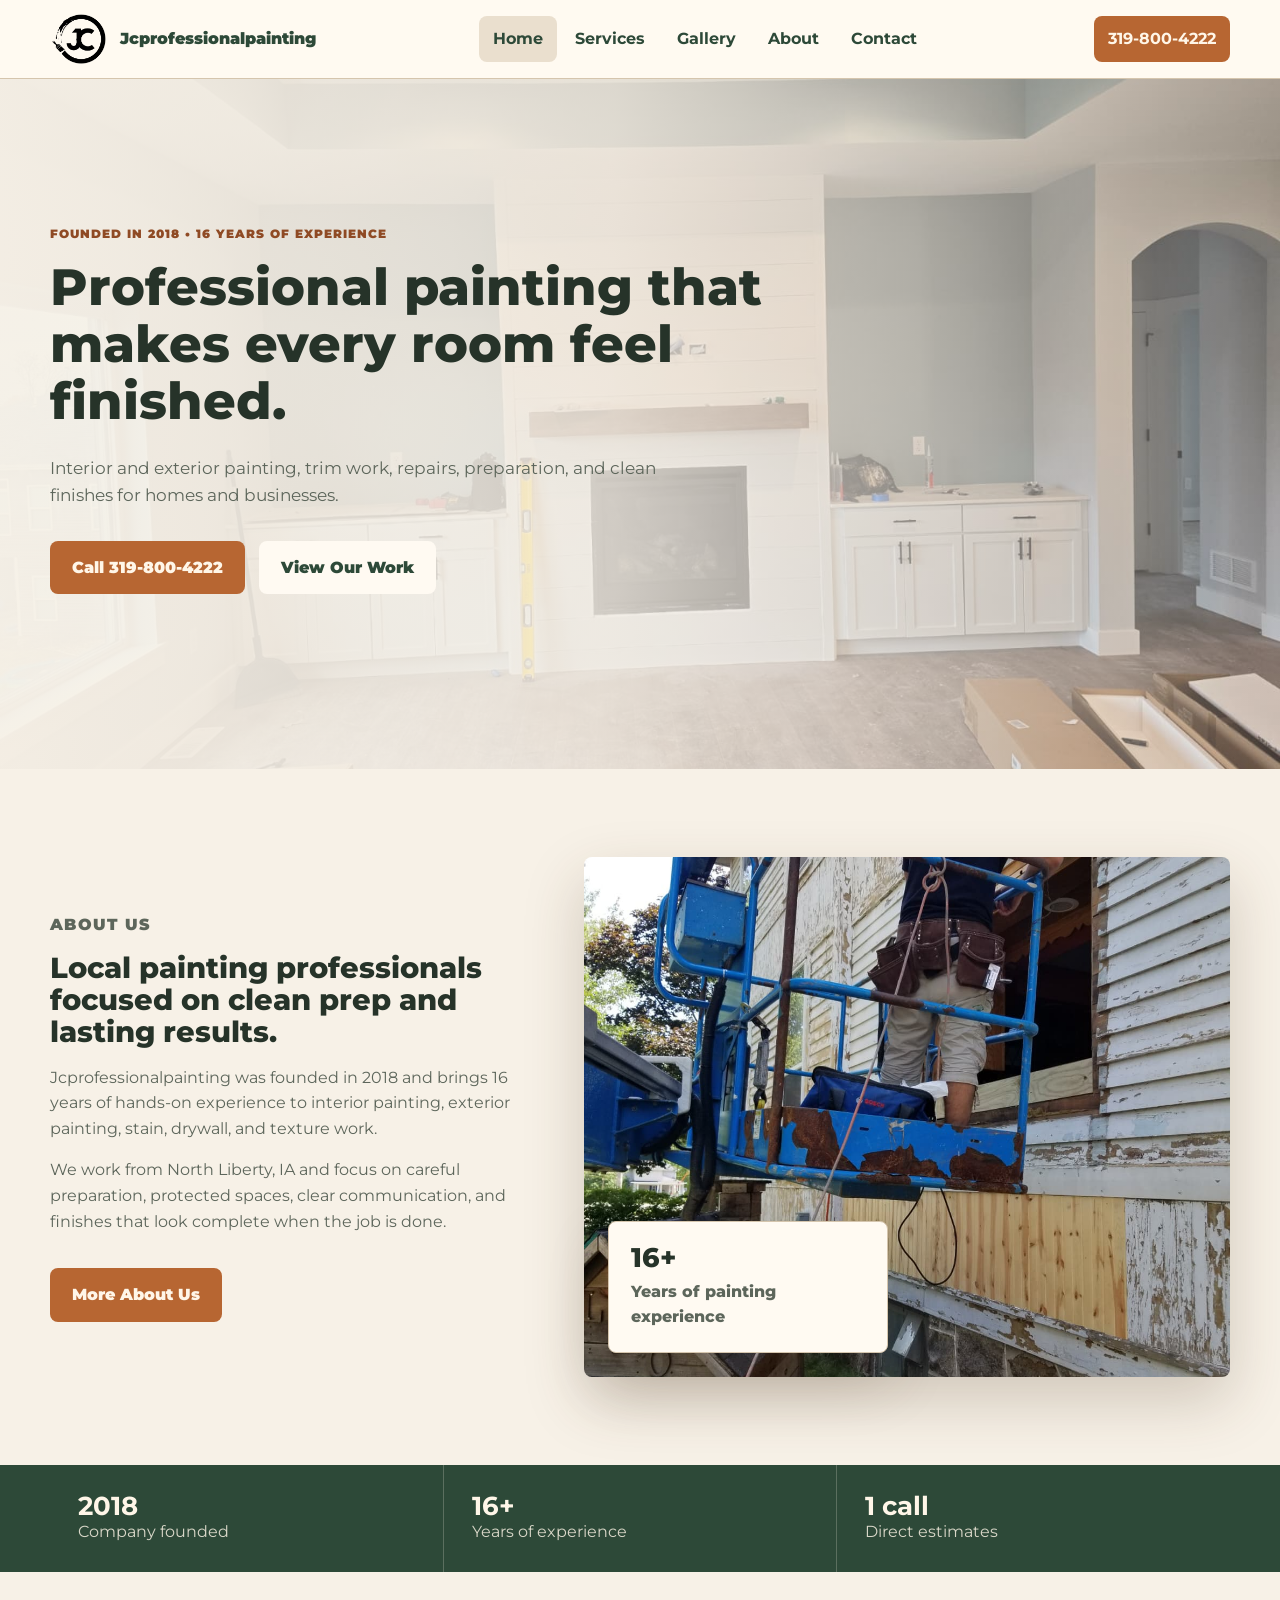
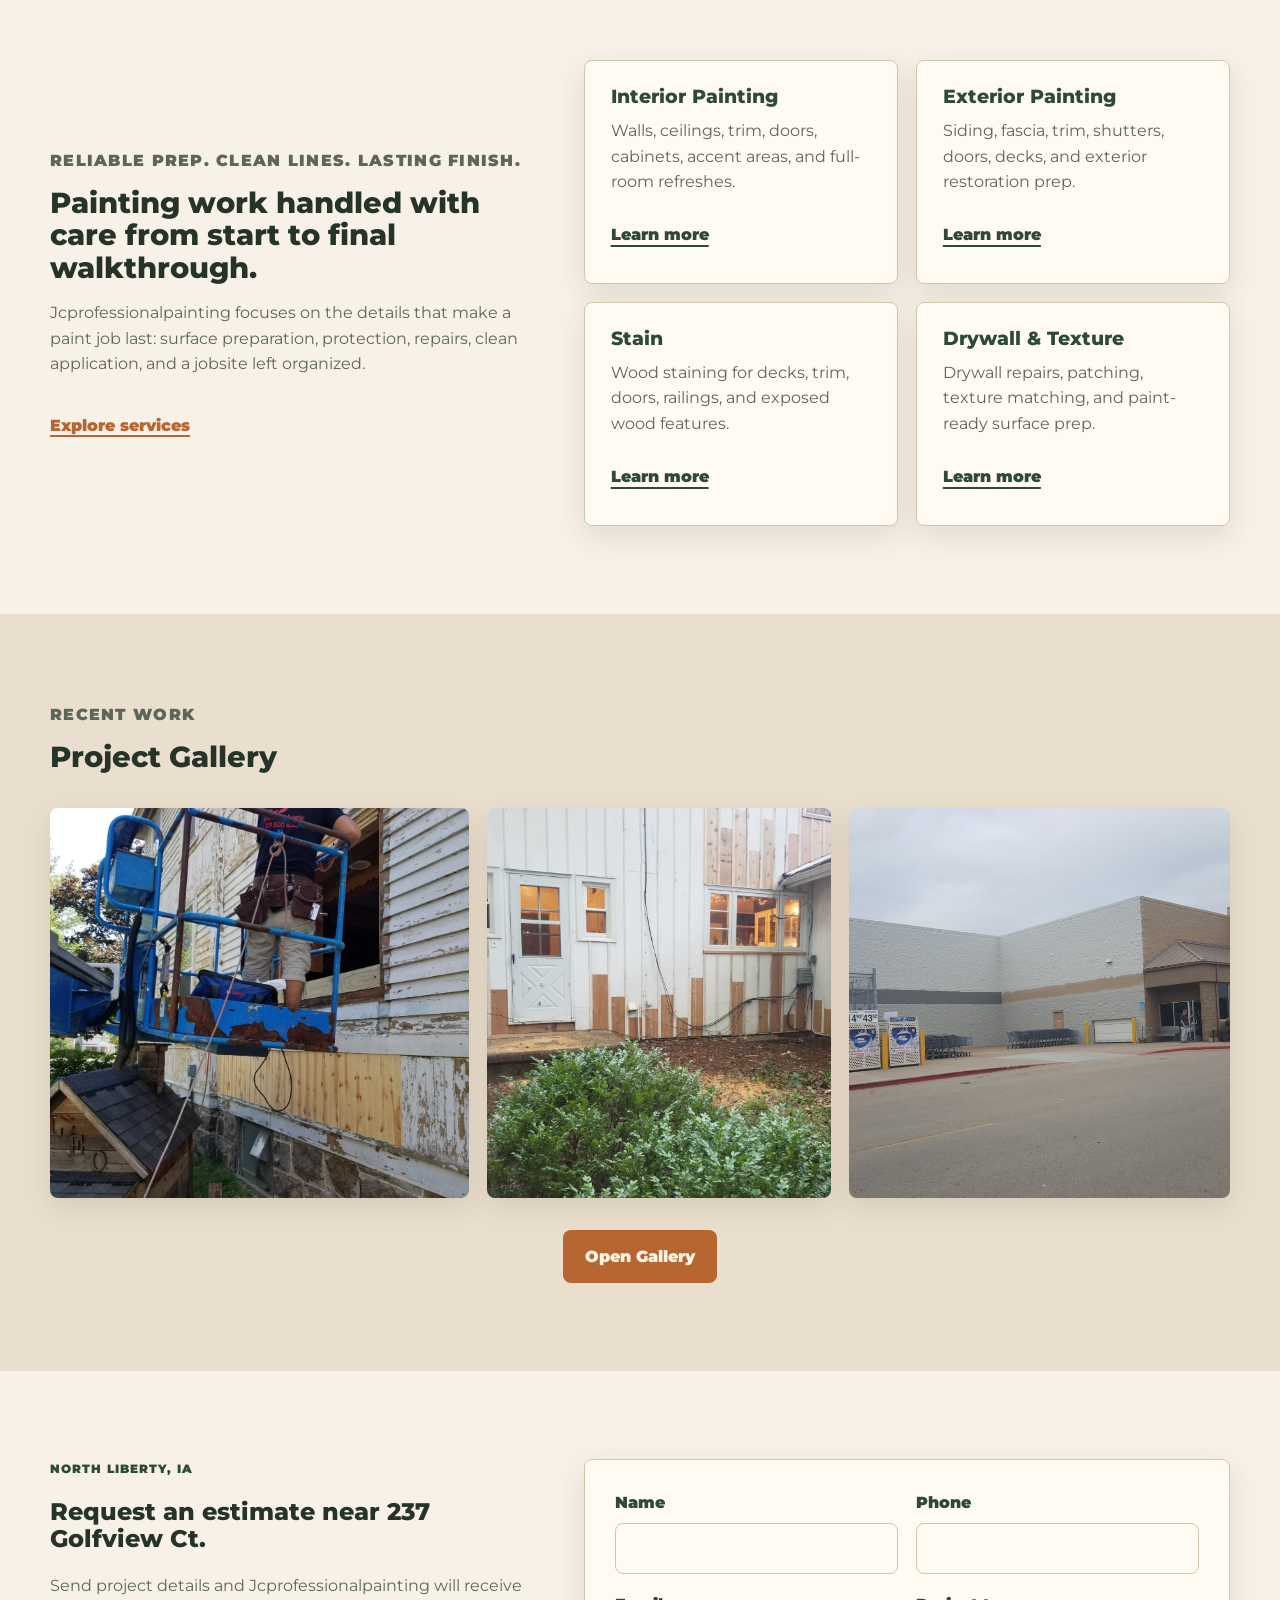
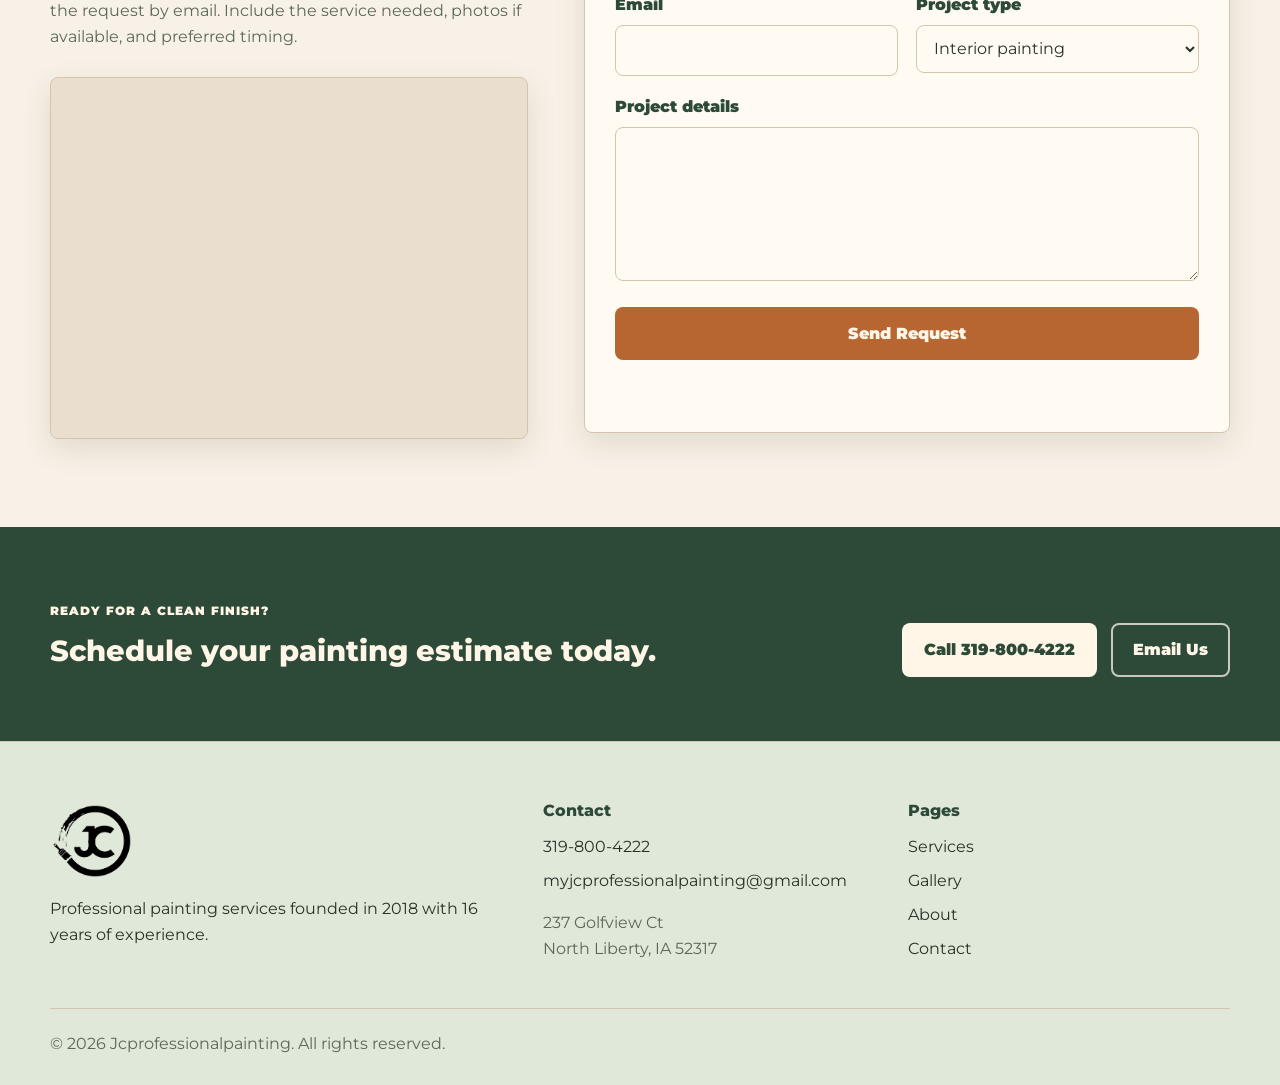
<file: index.html>
﻿<!doctype html>
<html lang="en">
<head>
  <meta charset="utf-8">
  <meta name="viewport" content="width=device-width, initial-scale=1">
  <title>Jcprofessionalpainting | Painters in North Liberty, IA</title>
  <meta name="description" content="Professional interior and exterior painting, stain, drywall, and texture services in North Liberty, IA. Founded in 2018 with 16 years of experience. Call 319-800-4222.">
  <meta name="robots" content="index, follow">
  <meta name="theme-color" content="#2d4938">
  <link rel="icon" type="image/png" href="assets/img/favicon.png">
  <link rel="apple-touch-icon" href="assets/img/apple-touch-icon.png">
  <link rel="canonical" href="index.html">
  <meta property="og:locale" content="en_US">
  <meta property="og:type" content="website">
  <meta property="og:site_name" content="Jcprofessionalpainting">
  <meta property="og:title" content="Jcprofessionalpainting | Painters in North Liberty, IA">
  <meta property="og:description" content="Professional interior and exterior painting, stain, drywall, and texture services in North Liberty, IA. Founded in 2018 with 16 years of experience. Call 319-800-4222.">
  <meta property="og:url" content="index.html">
  <meta property="og:image" content="assets/img/IMG-20260622-WA0102.jpg">
  <meta name="twitter:card" content="summary_large_image">
  <meta name="twitter:title" content="Jcprofessionalpainting | Painters in North Liberty, IA">
  <meta name="twitter:description" content="Professional interior and exterior painting, stain, drywall, and texture services in North Liberty, IA. Founded in 2018 with 16 years of experience. Call 319-800-4222.">
  <meta name="twitter:image" content="assets/img/IMG-20260622-WA0102.jpg">
  <link rel="preconnect" href="https://fonts.googleapis.com">
  <link rel="preconnect" href="https://fonts.gstatic.com" crossorigin>
  <link href="https://fonts.googleapis.com/css2?family=Montserrat:wght@400;600;700;800;900&display=swap" rel="stylesheet">
  <link rel="stylesheet" href="assets/css/styles.css">
  <script type="application/ld+json">
  {
    "@context": "https://schema.org",
    "@type": "HousePainter",
    "@id": "#jcprofessionalpainting",
    "name": "Jcprofessionalpainting",
    "image": "assets/img/logo_jc_transparente_hd.png",
    "url": "index.html",
    "telephone": "+1-319-800-4222",
    "email": "myjcprofessionalpainting@gmail.com",
    "foundingDate": "2018",
    "priceRange": "$$",
    "address": {
      "@type": "PostalAddress",
      "streetAddress": "237 Golfview Ct",
      "addressLocality": "North Liberty",
      "addressRegion": "IA",
      "postalCode": "52317",
      "addressCountry": "US"
    },
    "areaServed": [
      {
        "@type": "City",
        "name": "North Liberty"
      },
      {
        "@type": "AdministrativeArea",
        "name": "Iowa"
      }
    ],
    "hasOfferCatalog": {
      "@type": "OfferCatalog",
      "name": "Painting services",
      "itemListElement": [
        { "@type": "Offer", "itemOffered": { "@type": "Service", "name": "Interior painting" } },
        { "@type": "Offer", "itemOffered": { "@type": "Service", "name": "Exterior painting" } },
        { "@type": "Offer", "itemOffered": { "@type": "Service", "name": "Wood stain" } },
        { "@type": "Offer", "itemOffered": { "@type": "Service", "name": "Drywall repair" } },
        { "@type": "Offer", "itemOffered": { "@type": "Service", "name": "Wall and ceiling texture" } }
      ]
    }
  }
  </script>
</head>
<body>
  <a class="skip-link" href="#main">Skip to content</a>
  <header class="site-header">
    <nav class="nav container" aria-label="Primary navigation">
      <a class="brand" href="index.html" aria-label="Jcprofessionalpainting home">
        <img src="assets/img/logo_jc_transparente_hd.png" alt="Jcprofessionalpainting logo">
        <span>Jcprofessionalpainting</span>
      </a>
      <button class="nav-toggle" type="button" aria-controls="primary-menu" aria-expanded="false">
        <span></span><span></span><span></span>
        <span class="sr-only">Open menu</span>
      </button>
      <div class="nav-menu" id="primary-menu">
        <a class="active" href="index.html">Home</a>
        <div class="nav-item has-submenu">
          <a href="services.html">Services</a>
          <div class="submenu" aria-label="Services submenu">
            <a href="interior-painting.html">Interior Painting</a>
            <a href="exterior-painting.html">Exterior Painting</a>
            <a href="stain.html">Stain</a>
            <a href="drywall.html">Drywall</a>
            <a href="texture.html">Texture</a>
          </div>
        </div>
        <a href="gallery.html">Gallery</a>
        <a href="about.html">About</a>
        <a href="contact.html">Contact</a>
      </div>
      <a class="nav-call" href="tel:3198004222">319-800-4222</a>
    </nav>
  </header>

  <main id="main">
    <section class="hero hero-home">
      <div class="hero-media" aria-hidden="true">
        <img src="assets/img/IMG-20260622-WA0102.jpg" alt="">
      </div>
      <div class="hero-overlay"></div>
      <div class="container hero-content">
        <p class="eyebrow">Founded in 2018 &bull; 16 years of experience</p>
        <h1>Professional painting that makes every room feel finished.</h1>
        <p class="hero-copy">Interior and exterior painting, trim work, repairs, preparation, and clean finishes for homes and businesses.</p>
        <div class="hero-actions">
          <a class="btn btn-primary" href="tel:3198004222">Call 319-800-4222</a>
          <a class="btn btn-secondary" href="gallery.html">View Our Work</a>
        </div>
      </div>
    </section>

    <section class="section about-home">
      <div class="container split">
        <div>
          <p class="eyebrow">About Us</p>
          <h2>Local painting professionals focused on clean prep and lasting results.</h2>
          <p>Jcprofessionalpainting was founded in 2018 and brings 16 years of hands-on experience to interior painting, exterior painting, stain, drywall, and texture work.</p>
          <p>We work from North Liberty, IA and focus on careful preparation, protected spaces, clear communication, and finishes that look complete when the job is done.</p>
          <a class="btn btn-primary" href="about.html">More About Us</a>
        </div>
        <div class="about-home-media">
          <img src="assets/img/IMG-20260622-WA0138.jpg" alt="Jcprofessionalpainting exterior preparation work in progress" loading="lazy">
          <div class="about-home-card">
            <strong>16+</strong>
            <span>Years of painting experience</span>
          </div>
        </div>
      </div>
    </section>

    <section class="section trust-strip" aria-label="Company highlights">
      <div class="container stats">
        <div>
          <strong>2018</strong>
          <span>Company founded</span>
        </div>
        <div>
          <strong>16+</strong>
          <span>Years of experience</span>
        </div>
        <div>
          <strong>1 call</strong>
          <span>Direct estimates</span>
        </div>
      </div>
    </section>

    <section class="section">
      <div class="container split">
        <div>
          <p class="eyebrow">Reliable prep. Clean lines. Lasting finish.</p>
          <h2>Painting work handled with care from start to final walkthrough.</h2>
          <p>Jcprofessionalpainting focuses on the details that make a paint job last: surface preparation, protection, repairs, clean application, and a jobsite left organized.</p>
          <a class="text-link" href="services.html">Explore services</a>
        </div>
        <div class="feature-grid">
          <article class="feature">
            <h3>Interior Painting</h3>
            <p>Walls, ceilings, trim, doors, cabinets, accent areas, and full-room refreshes.</p>
            <a class="card-link" href="interior-painting.html">Learn more</a>
          </article>
          <article class="feature">
            <h3>Exterior Painting</h3>
            <p>Siding, fascia, trim, shutters, doors, decks, and exterior restoration prep.</p>
            <a class="card-link" href="exterior-painting.html">Learn more</a>
          </article>
          <article class="feature">
            <h3>Stain</h3>
            <p>Wood staining for decks, trim, doors, railings, and exposed wood features.</p>
            <a class="card-link" href="stain.html">Learn more</a>
          </article>
          <article class="feature">
            <h3>Drywall & Texture</h3>
            <p>Drywall repairs, patching, texture matching, and paint-ready surface prep.</p>
            <a class="card-link" href="drywall.html">Learn more</a>
          </article>
        </div>
      </div>
    </section>

    <section class="section section-muted">
      <div class="container">
        <div class="section-heading">
          <p class="eyebrow">Recent work</p>
          <h2>Project Gallery</h2>
        </div>
        <div class="work-preview">
          <img src="assets/img/IMG-20260622-WA0138.jpg" alt="Exterior siding repair and painting preparation" loading="lazy">
          <img src="assets/img/IMG-20260622-WA0148.jpg" alt="Exterior wall painting and siding restoration project" loading="lazy">
          <img src="assets/img/IMG-20260622-WA0110.jpg" alt="Interior painting and trim work in progress" loading="lazy">
        </div>
        <div class="center-action">
          <a class="btn btn-primary" href="gallery.html">Open Gallery</a>
        </div>
      </div>
    </section>

    <section class="section">
      <div class="container home-contact-grid">
        <div>
          <p class="eyebrow">North Liberty, IA</p>
          <h2>Request an estimate near 237 Golfview Ct.</h2>
          <p>Send project details and Jcprofessionalpainting will receive the request by email. Include the service needed, photos if available, and preferred timing.</p>
          <div class="map-card">
            <iframe title="Map to Jcprofessionalpainting at 237 Golfview Ct, North Liberty IA 52317" loading="lazy" referrerpolicy="no-referrer-when-downgrade" src="https://www.google.com/maps?q=237%20Golfview%20Ct%2C%20North%20Liberty%2C%20IA%2052317&output=embed"></iframe>
          </div>
        </div>
        <form class="quote-form" id="home-quote-form" action="https://formsubmit.co/myjcprofessionalpainting@gmail.com" method="POST" data-static-form>
          <input type="hidden" name="_subject" value="New painting estimate request from website home">
          <input type="hidden" name="_template" value="table">
          <input type="hidden" name="_captcha" value="false">
          <input type="text" name="_honey" class="honeypot" tabindex="-1" autocomplete="off">
          <div class="form-row">
            <label for="home-name">Name</label>
            <input id="home-name" name="name" type="text" autocomplete="name" required>
          </div>
          <div class="form-row">
            <label for="home-phone">Phone</label>
            <input id="home-phone" name="phone" type="tel" autocomplete="tel" required>
          </div>
          <div class="form-row">
            <label for="home-email">Email</label>
            <input id="home-email" name="email" type="email" autocomplete="email" required>
          </div>
          <div class="form-row">
            <label for="home-service">Project type</label>
            <select id="home-service" name="service">
              <option>Interior painting</option>
              <option>Exterior painting</option>
              <option>Stain</option>
              <option>Drywall</option>
              <option>Texture</option>
              <option>Other</option>
            </select>
          </div>
          <div class="form-row full">
            <label for="home-message">Project details</label>
            <textarea id="home-message" name="message" rows="5" required></textarea>
          </div>
          <button class="btn btn-primary" type="submit">Send Request</button>
          <p class="form-status" aria-live="polite"></p>
        </form>
      </div>
    </section>

    <section class="cta-band">
      <div class="container cta-content">
        <div>
          <p class="eyebrow">Ready for a clean finish?</p>
          <h2>Schedule your painting estimate today.</h2>
        </div>
        <div class="cta-actions">
        <a class="btn btn-light" href="tel:3198004222">Call 319-800-4222</a>
          <a class="btn btn-outline-light" href="mailto:myjcprofessionalpainting@gmail.com">Email Us</a>
        </div>
      </div>
    </section>
  </main>

  <footer class="site-footer">
    <div class="container footer-grid">
      <div>
        <img class="footer-logo" src="assets/img/logo_jc_transparente_hd.png" alt="Jcprofessionalpainting logo">
        <p>Professional painting services founded in 2018 with 16 years of experience.</p>
      </div>
      <div>
        <h2>Contact</h2>
        <a href="tel:3198004222">319-800-4222</a>
        <a href="mailto:myjcprofessionalpainting@gmail.com">myjcprofessionalpainting@gmail.com</a>
        <address>237 Golfview Ct<br>North Liberty, IA 52317</address>
      </div>
      <div>
        <h2>Pages</h2>
        <a href="services.html">Services</a>
        <a href="gallery.html">Gallery</a>
        <a href="about.html">About</a>
        <a href="contact.html">Contact</a>
      </div>
    </div>
    <div class="container footer-bottom">
      <span>&copy; 2026 Jcprofessionalpainting. All rights reserved.</span>
    </div>
  </footer>
  <script src="assets/js/main.js"></script>
</body>
</html>
</file>
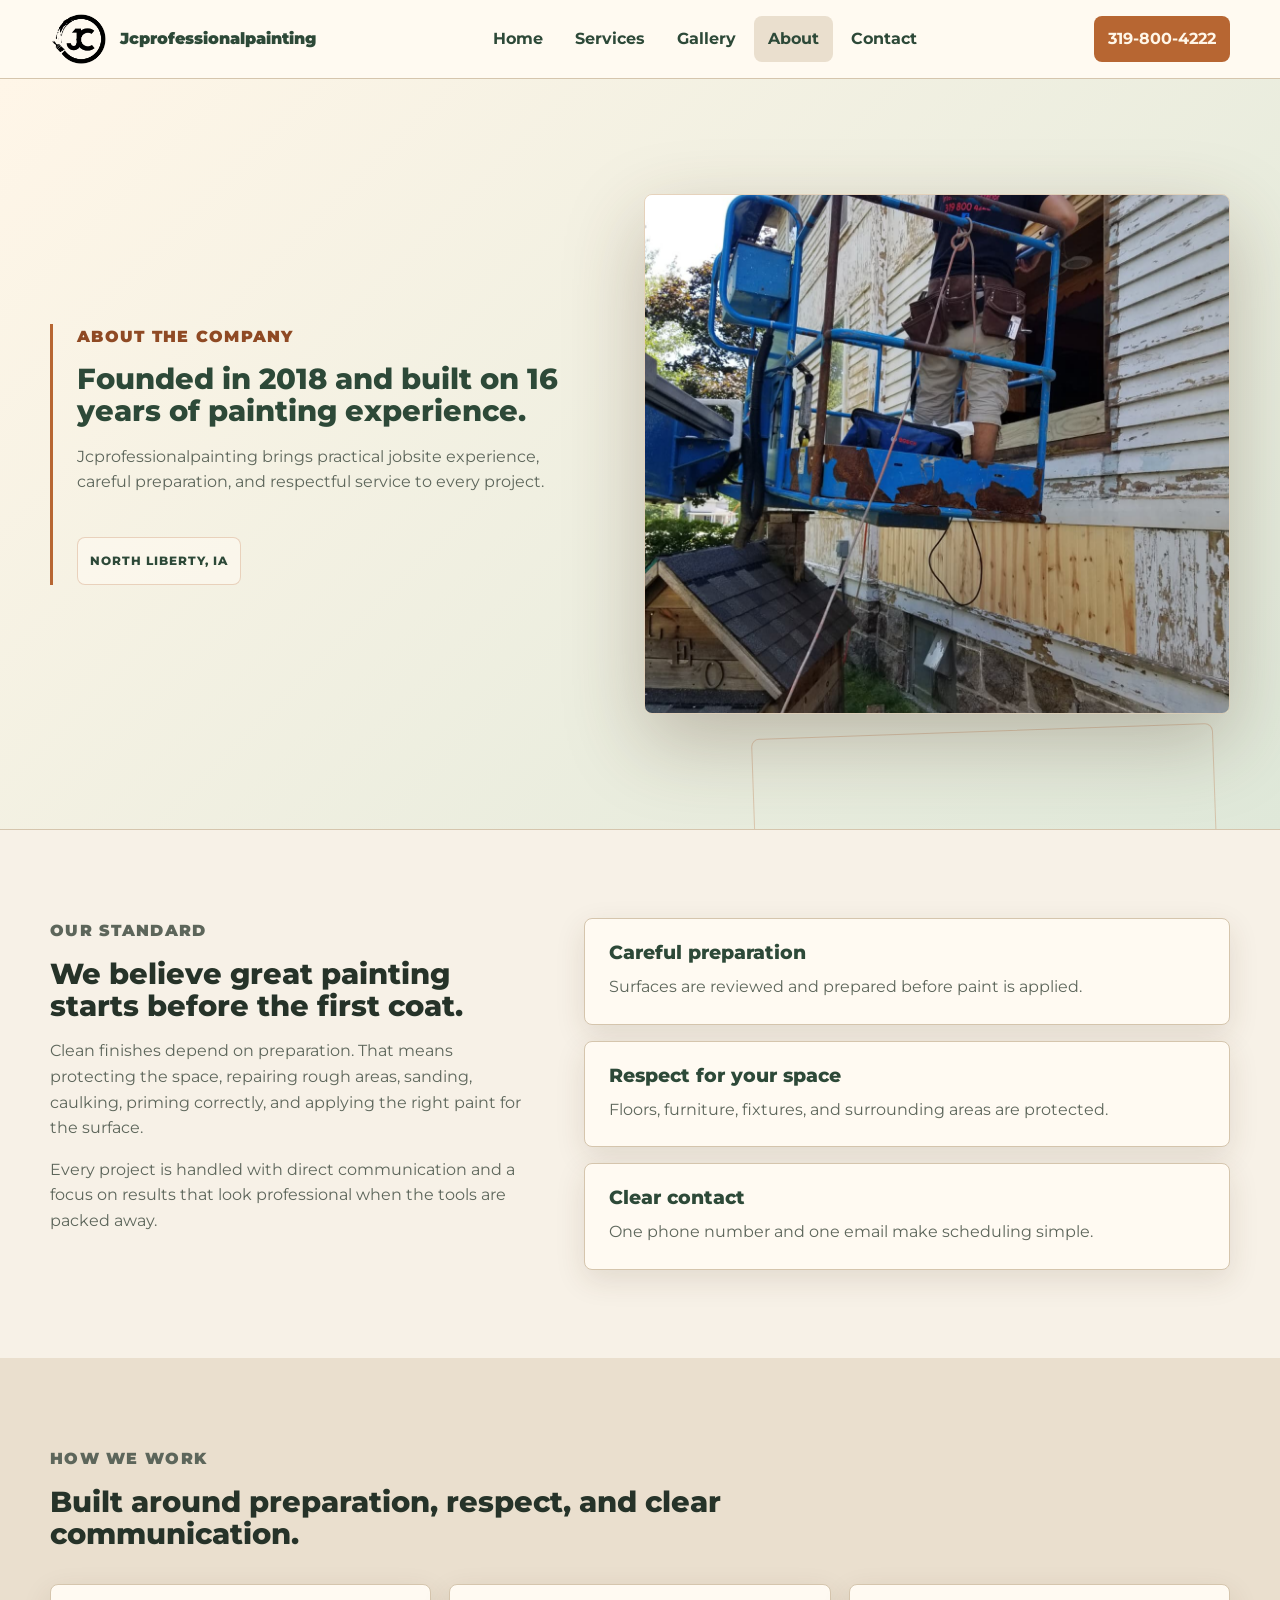
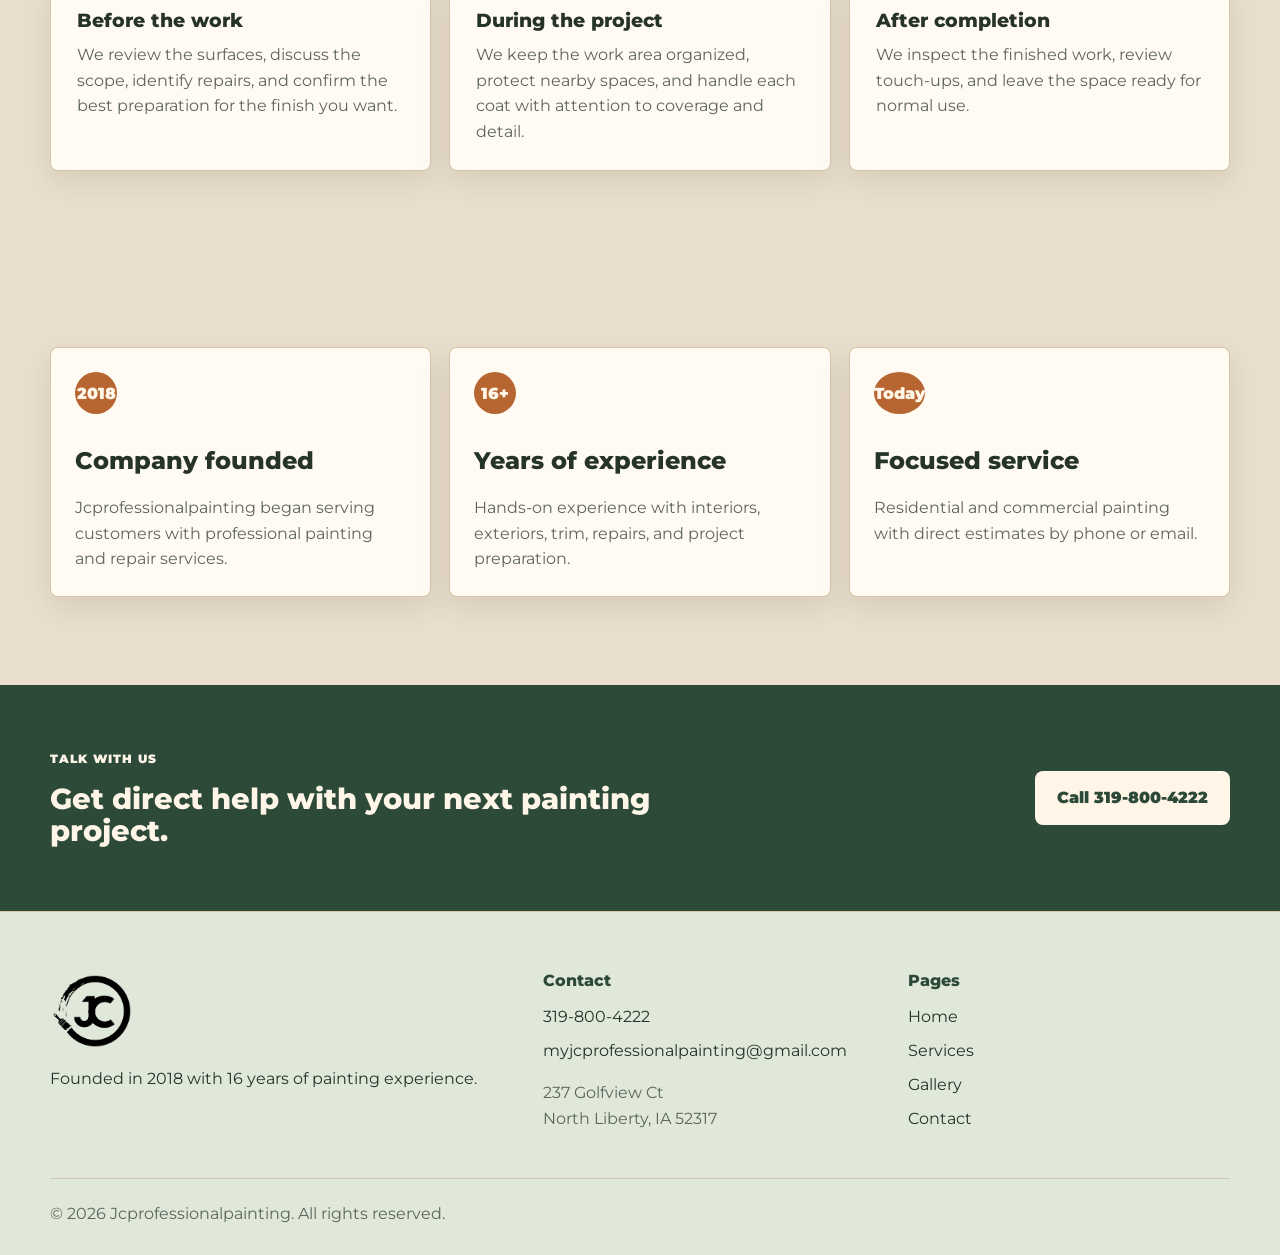
<file: about.html>
﻿<!doctype html>
<html lang="en">
<head>
  <meta charset="utf-8">
  <meta name="viewport" content="width=device-width, initial-scale=1">
  <title>About Jcprofessionalpainting | North Liberty, IA Painters</title>
  <meta name="description" content="Learn about Jcprofessionalpainting, founded in 2018 with 16 years of professional painting experience in North Liberty, IA.">
  <meta name="robots" content="index, follow">
  <meta name="theme-color" content="#2d4938">
  <link rel="icon" type="image/png" href="assets/img/favicon.png">
  <link rel="apple-touch-icon" href="assets/img/apple-touch-icon.png">
  <link rel="canonical" href="about.html">
  <meta property="og:locale" content="en_US">
  <meta property="og:type" content="website">
  <meta property="og:site_name" content="Jcprofessionalpainting">
  <meta property="og:title" content="About Jcprofessionalpainting | North Liberty, IA Painters">
  <meta property="og:description" content="Learn about Jcprofessionalpainting, founded in 2018 with 16 years of professional painting experience in North Liberty, IA.">
  <meta property="og:url" content="about.html">
  <meta property="og:image" content="assets/img/IMG-20260622-WA0138.jpg">
  <meta name="twitter:card" content="summary_large_image">
  <meta name="twitter:title" content="About Jcprofessionalpainting | North Liberty, IA Painters">
  <meta name="twitter:description" content="Learn about Jcprofessionalpainting, founded in 2018 with 16 years of professional painting experience in North Liberty, IA.">
  <meta name="twitter:image" content="assets/img/IMG-20260622-WA0138.jpg">
  <link rel="preconnect" href="https://fonts.googleapis.com">
  <link rel="preconnect" href="https://fonts.gstatic.com" crossorigin>
  <link href="https://fonts.googleapis.com/css2?family=Montserrat:wght@400;600;700;800;900&display=swap" rel="stylesheet">
  <link rel="stylesheet" href="assets/css/styles.css">
</head>
<body>
  <a class="skip-link" href="#main">Skip to content</a>
  <header class="site-header">
    <nav class="nav container" aria-label="Primary navigation">
      <a class="brand" href="index.html"><img src="assets/img/logo_jc_transparente_hd.png" alt="Jcprofessionalpainting logo"><span>Jcprofessionalpainting</span></a>
      <button class="nav-toggle" type="button" aria-controls="primary-menu" aria-expanded="false"><span></span><span></span><span></span><span class="sr-only">Open menu</span></button>
      <div class="nav-menu" id="primary-menu">
        <a href="index.html">Home</a>
        <div class="nav-item has-submenu">
          <a href="services.html">Services</a>
          <div class="submenu" aria-label="Services submenu">
            <a href="interior-painting.html">Interior Painting</a>
            <a href="exterior-painting.html">Exterior Painting</a>
            <a href="stain.html">Stain</a>
            <a href="drywall.html">Drywall</a>
            <a href="texture.html">Texture</a>
          </div>
        </div>
        <a href="gallery.html">Gallery</a>
        <a class="active" href="about.html">About</a>
        <a href="contact.html">Contact</a>
      </div>
      <a class="nav-call" href="tel:3198004222">319-800-4222</a>
    </nav>
  </header>

  <main id="main">
    <section class="page-hero">
      <div class="container page-hero-grid">
        <div>
          <p class="eyebrow">About the company</p>
          <h1>Founded in 2018 and built on 16 years of painting experience.</h1>
          <p>Jcprofessionalpainting brings practical jobsite experience, careful preparation, and respectful service to every project.</p>
        </div>
        <img src="assets/img/IMG-20260622-WA0138.jpg" alt="Jcprofessionalpainting exterior painting work in progress">
      </div>
    </section>

    <section class="section">
      <div class="container split about-split">
        <div>
          <p class="eyebrow">Our standard</p>
          <h2>We believe great painting starts before the first coat.</h2>
          <p>Clean finishes depend on preparation. That means protecting the space, repairing rough areas, sanding, caulking, priming correctly, and applying the right paint for the surface.</p>
          <p>Every project is handled with direct communication and a focus on results that look professional when the tools are packed away.</p>
        </div>
        <div class="values">
          <article><h3>Careful preparation</h3><p>Surfaces are reviewed and prepared before paint is applied.</p></article>
          <article><h3>Respect for your space</h3><p>Floors, furniture, fixtures, and surrounding areas are protected.</p></article>
          <article><h3>Clear contact</h3><p>One phone number and one email make scheduling simple.</p></article>
        </div>
      </div>
    </section>

    <section class="section section-muted">
      <div class="container">
        <div class="section-heading">
          <p class="eyebrow">How we work</p>
          <h2>Built around preparation, respect, and clear communication.</h2>
        </div>
        <div class="content-grid">
          <article class="content-card">
            <h3>Before the work</h3>
            <p>We review the surfaces, discuss the scope, identify repairs, and confirm the best preparation for the finish you want.</p>
          </article>
          <article class="content-card">
            <h3>During the project</h3>
            <p>We keep the work area organized, protect nearby spaces, and handle each coat with attention to coverage and detail.</p>
          </article>
          <article class="content-card">
            <h3>After completion</h3>
            <p>We inspect the finished work, review touch-ups, and leave the space ready for normal use.</p>
          </article>
        </div>
      </div>
    </section>

    <section class="section section-muted">
      <div class="container timeline">
        <div>
          <span>2018</span>
          <h2>Company founded</h2>
          <p>Jcprofessionalpainting began serving customers with professional painting and repair services.</p>
        </div>
        <div>
          <span>16+</span>
          <h2>Years of experience</h2>
          <p>Hands-on experience with interiors, exteriors, trim, repairs, and project preparation.</p>
        </div>
        <div>
          <span>Today</span>
          <h2>Focused service</h2>
          <p>Residential and commercial painting with direct estimates by phone or email.</p>
        </div>
      </div>
    </section>

    <section class="cta-band">
      <div class="container cta-content">
        <div><p class="eyebrow">Talk with us</p><h2>Get direct help with your next painting project.</h2></div>
        <a class="btn btn-light" href="tel:3198004222">Call 319-800-4222</a>
      </div>
    </section>
  </main>

  <footer class="site-footer">
    <div class="container footer-grid">
      <div><img class="footer-logo" src="assets/img/logo_jc_transparente_hd.png" alt="Jcprofessionalpainting logo"><p>Founded in 2018 with 16 years of painting experience.</p></div>
      <div><h2>Contact</h2><a href="tel:3198004222">319-800-4222</a><a href="mailto:myjcprofessionalpainting@gmail.com">myjcprofessionalpainting@gmail.com</a><address>237 Golfview Ct<br>North Liberty, IA 52317</address></div>
      <div><h2>Pages</h2><a href="index.html">Home</a><a href="services.html">Services</a><a href="gallery.html">Gallery</a><a href="contact.html">Contact</a></div>
    </div>
    <div class="container footer-bottom"><span>&copy; 2026 Jcprofessionalpainting. All rights reserved.</span></div>
  </footer>
  <script src="assets/js/main.js"></script>
</body>
</html>
</file>
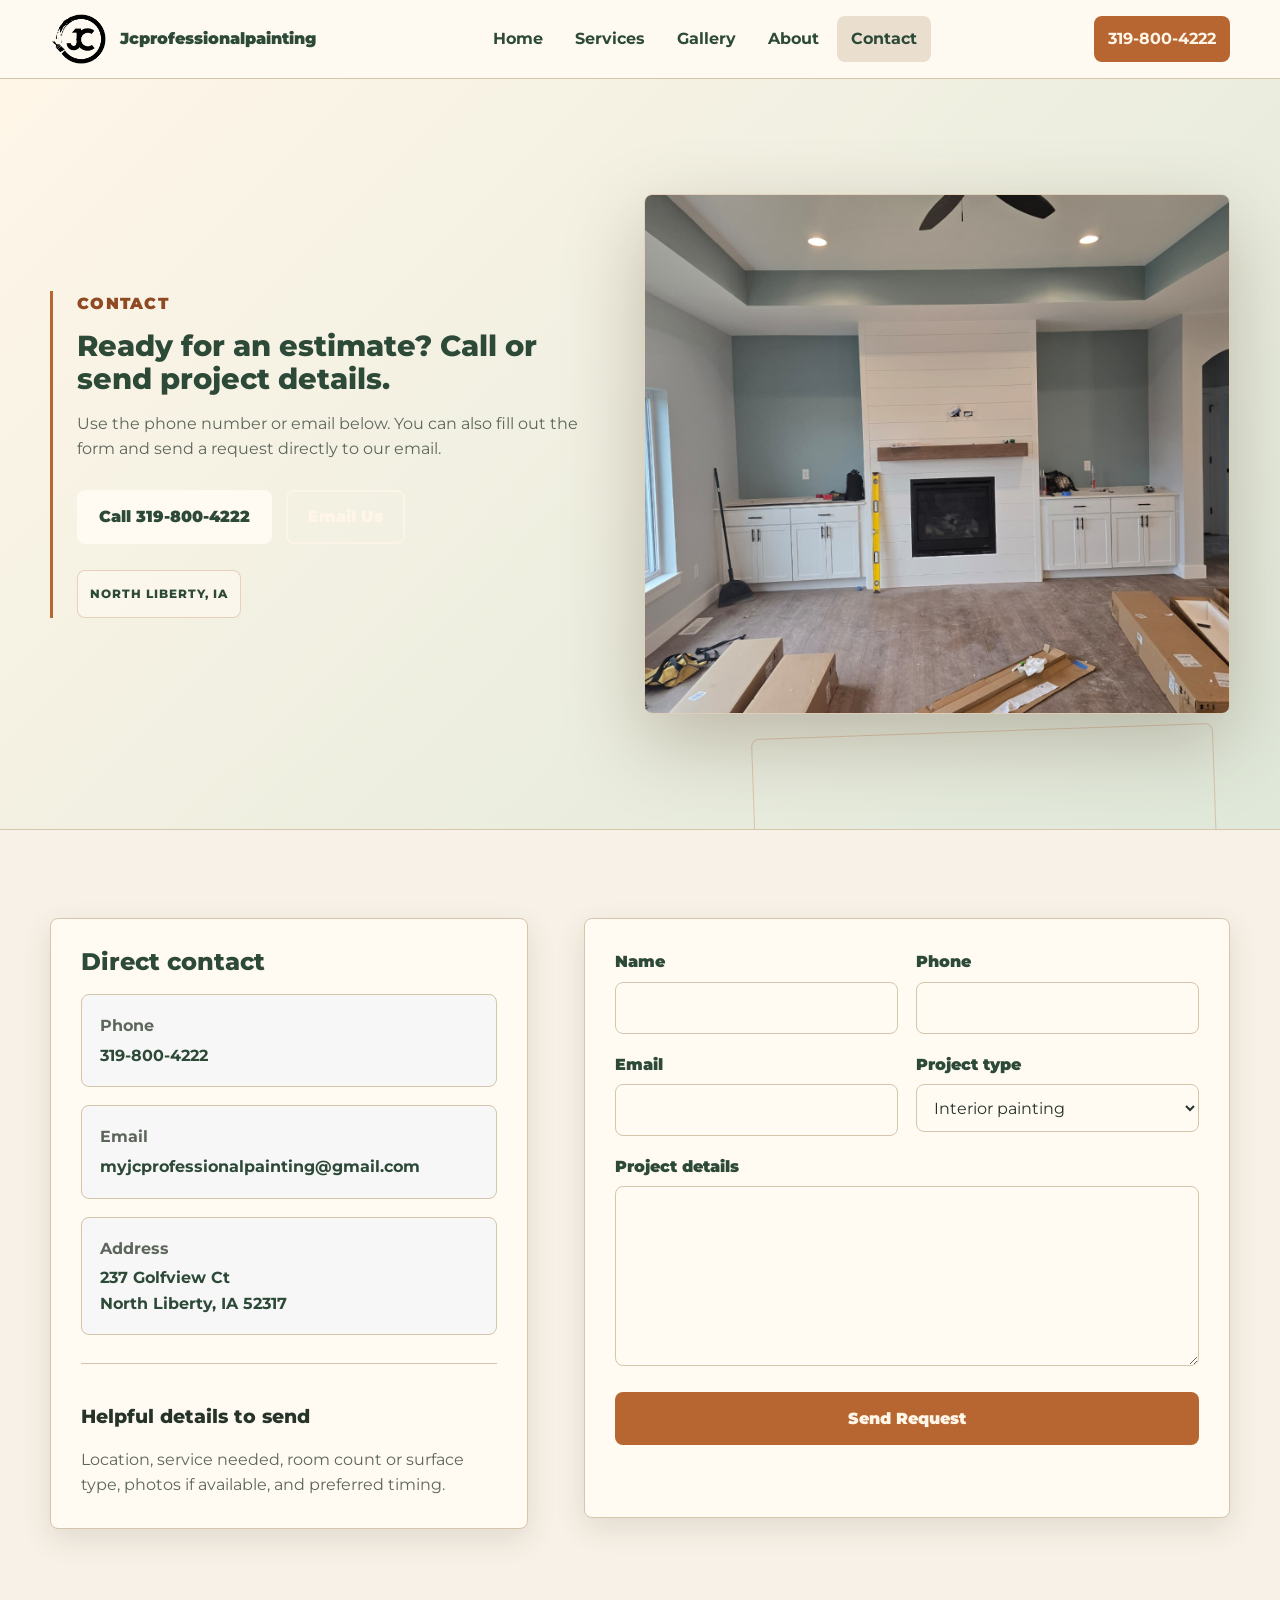
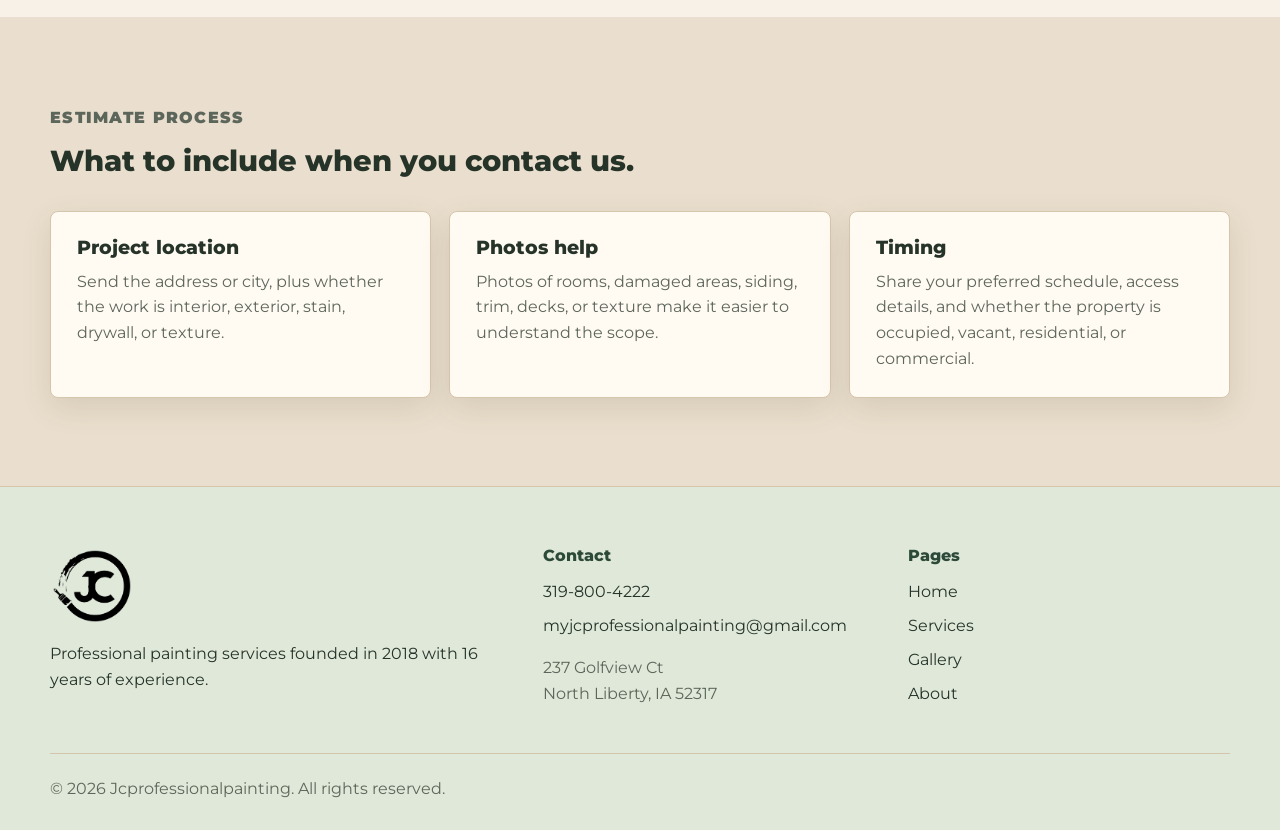
<file: contact.html>
﻿<!doctype html>
<html lang="en">
<head>
  <meta charset="utf-8">
  <meta name="viewport" content="width=device-width, initial-scale=1">
  <title>Contact Jcprofessionalpainting | Painting Estimates in North Liberty, IA</title>
  <meta name="description" content="Contact Jcprofessionalpainting at 237 Golfview Ct, North Liberty, IA 52317. Call 319-800-4222 for painting estimates.">
  <meta name="robots" content="index, follow">
  <meta name="theme-color" content="#2d4938">
  <link rel="icon" type="image/png" href="assets/img/favicon.png">
  <link rel="apple-touch-icon" href="assets/img/apple-touch-icon.png">
  <link rel="canonical" href="contact.html">
  <meta property="og:locale" content="en_US">
  <meta property="og:type" content="website">
  <meta property="og:site_name" content="Jcprofessionalpainting">
  <meta property="og:title" content="Contact Jcprofessionalpainting | Painting Estimates in North Liberty, IA">
  <meta property="og:description" content="Contact Jcprofessionalpainting at 237 Golfview Ct, North Liberty, IA 52317. Call 319-800-4222 for painting estimates.">
  <meta property="og:url" content="contact.html">
  <meta property="og:image" content="assets/img/IMG-20260622-WA0102.jpg">
  <meta name="twitter:card" content="summary_large_image">
  <meta name="twitter:title" content="Contact Jcprofessionalpainting | Painting Estimates in North Liberty, IA">
  <meta name="twitter:description" content="Contact Jcprofessionalpainting at 237 Golfview Ct, North Liberty, IA 52317. Call 319-800-4222 for painting estimates.">
  <meta name="twitter:image" content="assets/img/IMG-20260622-WA0102.jpg">
  <link rel="preconnect" href="https://fonts.googleapis.com">
  <link rel="preconnect" href="https://fonts.gstatic.com" crossorigin>
  <link href="https://fonts.googleapis.com/css2?family=Montserrat:wght@400;600;700;800;900&display=swap" rel="stylesheet">
  <link rel="stylesheet" href="assets/css/styles.css">
</head>
<body>
  <a class="skip-link" href="#main">Skip to content</a>
  <header class="site-header">
    <nav class="nav container" aria-label="Primary navigation">
      <a class="brand" href="index.html"><img src="assets/img/logo_jc_transparente_hd.png" alt="Jcprofessionalpainting logo"><span>Jcprofessionalpainting</span></a>
      <button class="nav-toggle" type="button" aria-controls="primary-menu" aria-expanded="false"><span></span><span></span><span></span><span class="sr-only">Open menu</span></button>
      <div class="nav-menu" id="primary-menu">
        <a href="index.html">Home</a>
        <div class="nav-item has-submenu">
          <a href="services.html">Services</a>
          <div class="submenu" aria-label="Services submenu">
            <a href="interior-painting.html">Interior Painting</a>
            <a href="exterior-painting.html">Exterior Painting</a>
            <a href="stain.html">Stain</a>
            <a href="drywall.html">Drywall</a>
            <a href="texture.html">Texture</a>
          </div>
        </div>
        <a href="gallery.html">Gallery</a>
        <a href="about.html">About</a>
        <a class="active" href="contact.html">Contact</a>
      </div>
      <a class="nav-call" href="tel:3198004222">319-800-4222</a>
    </nav>
  </header>

  <main id="main">
    <section class="page-hero contact-hero">
      <div class="container page-hero-grid">
        <div>
          <p class="eyebrow">Contact</p>
          <h1>Ready for an estimate? Call or send project details.</h1>
          <p>Use the phone number or email below. You can also fill out the form and send a request directly to our email.</p>
          <div class="hero-actions">
            <a class="btn btn-secondary" href="tel:3198004222">Call 319-800-4222</a>
            <a class="btn btn-outline-light" href="mailto:myjcprofessionalpainting@gmail.com">Email Us</a>
          </div>
        </div>
        <img src="assets/img/IMG-20260622-WA0102.jpg" alt="Interior painting project finished by Jcprofessionalpainting">
      </div>
    </section>

    <section class="section">
      <div class="container contact-grid">
        <aside class="contact-panel">
          <h2>Direct contact</h2>
          <a class="contact-method" href="tel:3198004222">
            <span>Phone</span>
            <strong>319-800-4222</strong>
          </a>
          <a class="contact-method" href="mailto:myjcprofessionalpainting@gmail.com">
            <span>Email</span>
            <strong>myjcprofessionalpainting@gmail.com</strong>
          </a>
          <div class="contact-method">
            <span>Address</span>
            <strong>237 Golfview Ct<br>North Liberty, IA 52317</strong>
          </div>
          <div class="contact-note">
            <h3>Helpful details to send</h3>
            <p>Location, service needed, room count or surface type, photos if available, and preferred timing.</p>
          </div>
        </aside>

        <form class="quote-form" id="quote-form" action="https://formsubmit.co/myjcprofessionalpainting@gmail.com" method="POST" data-static-form>
          <input type="hidden" name="_subject" value="New painting estimate request from contact page">
          <input type="hidden" name="_template" value="table">
          <input type="hidden" name="_captcha" value="false">
          <input type="text" name="_honey" class="honeypot" tabindex="-1" autocomplete="off">
          <div class="form-row">
            <label for="name">Name</label>
            <input id="name" name="name" type="text" autocomplete="name" required>
          </div>
          <div class="form-row">
            <label for="phone">Phone</label>
            <input id="phone" name="phone" type="tel" autocomplete="tel" required>
          </div>
          <div class="form-row">
            <label for="email">Email</label>
            <input id="email" name="email" type="email" autocomplete="email" required>
          </div>
          <div class="form-row">
            <label for="service">Project type</label>
            <select id="service" name="service">
              <option>Interior painting</option>
              <option>Exterior painting</option>
              <option>Stain</option>
              <option>Drywall</option>
              <option>Texture</option>
              <option>Other</option>
            </select>
          </div>
          <div class="form-row full">
            <label for="message">Project details</label>
            <textarea id="message" name="message" rows="6" required></textarea>
          </div>
          <button class="btn btn-primary" type="submit">Send Request</button>
          <p class="form-status" aria-live="polite"></p>
        </form>
      </div>
    </section>

    <section class="section section-muted">
      <div class="container">
        <div class="section-heading">
          <p class="eyebrow">Estimate process</p>
          <h2>What to include when you contact us.</h2>
        </div>
        <div class="content-grid">
          <article class="content-card">
            <h3>Project location</h3>
            <p>Send the address or city, plus whether the work is interior, exterior, stain, drywall, or texture.</p>
          </article>
          <article class="content-card">
            <h3>Photos help</h3>
            <p>Photos of rooms, damaged areas, siding, trim, decks, or texture make it easier to understand the scope.</p>
          </article>
          <article class="content-card">
            <h3>Timing</h3>
            <p>Share your preferred schedule, access details, and whether the property is occupied, vacant, residential, or commercial.</p>
          </article>
        </div>
      </div>
    </section>
  </main>

  <footer class="site-footer">
    <div class="container footer-grid">
      <div><img class="footer-logo" src="assets/img/logo_jc_transparente_hd.png" alt="Jcprofessionalpainting logo"><p>Professional painting services founded in 2018 with 16 years of experience.</p></div>
      <div><h2>Contact</h2><a href="tel:3198004222">319-800-4222</a><a href="mailto:myjcprofessionalpainting@gmail.com">myjcprofessionalpainting@gmail.com</a><address>237 Golfview Ct<br>North Liberty, IA 52317</address></div>
      <div><h2>Pages</h2><a href="index.html">Home</a><a href="services.html">Services</a><a href="gallery.html">Gallery</a><a href="about.html">About</a></div>
    </div>
    <div class="container footer-bottom"><span>&copy; 2026 Jcprofessionalpainting. All rights reserved.</span></div>
  </footer>
  <script src="assets/js/main.js"></script>
</body>
</html>
</file>
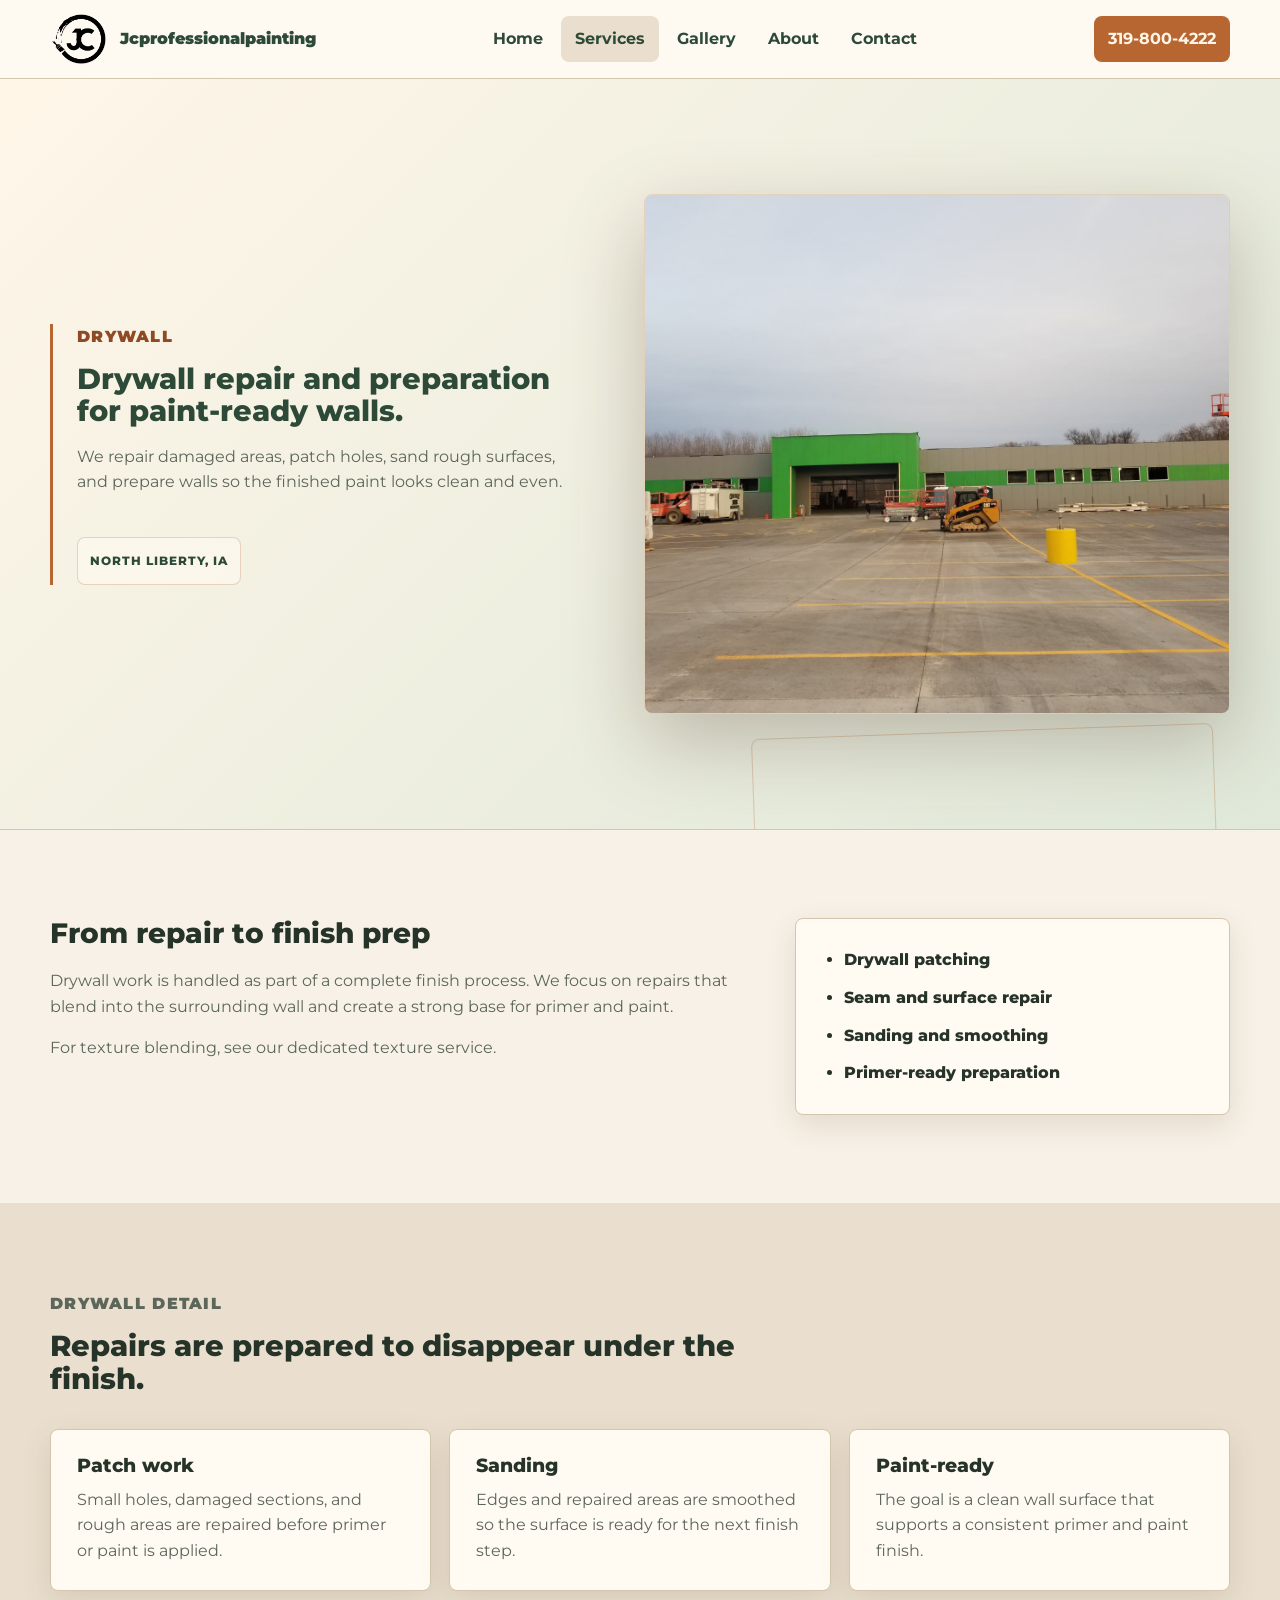
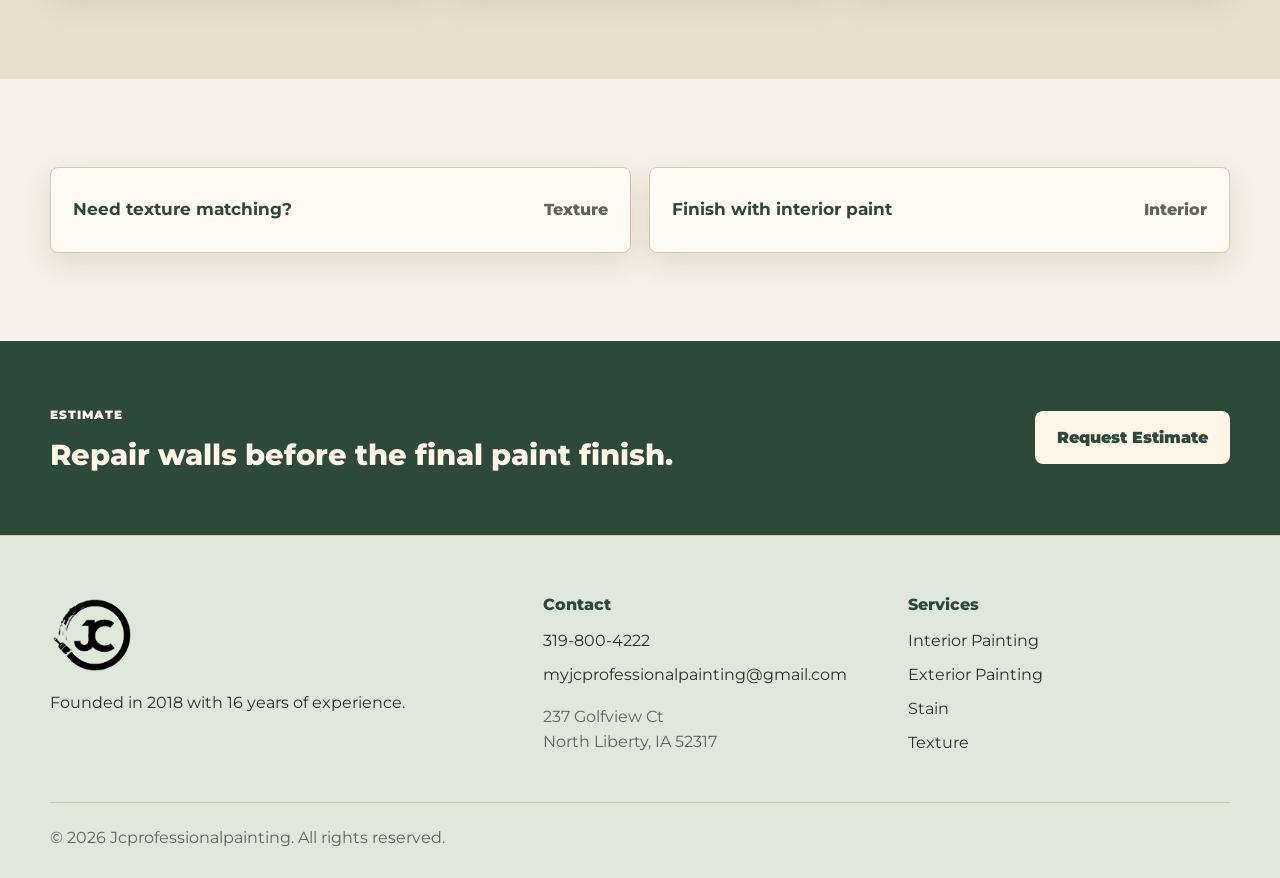
<file: drywall.html>
﻿<!doctype html>
<html lang="en">
<head>
  <meta charset="utf-8">
  <meta name="viewport" content="width=device-width, initial-scale=1">
  <title>Drywall Repair in North Liberty, IA | Jcprofessionalpainting</title>
  <meta name="description" content="Drywall patching, repair, sanding, seams, and paint-ready wall preparation in North Liberty, IA.">
  <meta name="robots" content="index, follow">
  <meta name="theme-color" content="#2d4938">
  <link rel="icon" type="image/png" href="assets/img/favicon.png">
  <link rel="apple-touch-icon" href="assets/img/apple-touch-icon.png">
  <link rel="canonical" href="drywall.html">
  <meta property="og:locale" content="en_US">
  <meta property="og:type" content="website">
  <meta property="og:site_name" content="Jcprofessionalpainting">
  <meta property="og:title" content="Drywall Repair in North Liberty, IA | Jcprofessionalpainting">
  <meta property="og:description" content="Drywall patching, repair, sanding, seams, and paint-ready wall preparation in North Liberty, IA.">
  <meta property="og:url" content="drywall.html">
  <meta property="og:image" content="assets/img/IMG-20260622-WA0107.jpg">
  <meta name="twitter:card" content="summary_large_image">
  <meta name="twitter:title" content="Drywall Repair in North Liberty, IA | Jcprofessionalpainting">
  <meta name="twitter:description" content="Drywall patching, repair, sanding, seams, and paint-ready wall preparation in North Liberty, IA.">
  <meta name="twitter:image" content="assets/img/IMG-20260622-WA0107.jpg">
  <link rel="preconnect" href="https://fonts.googleapis.com">
  <link rel="preconnect" href="https://fonts.gstatic.com" crossorigin>
  <link href="https://fonts.googleapis.com/css2?family=Montserrat:wght@400;600;700;800;900&display=swap" rel="stylesheet">
  <link rel="stylesheet" href="assets/css/styles.css">
  <script type="application/ld+json">
  {
    "@context": "https://schema.org",
    "@type": "Service",
    "name": "Drywall Repair",
    "serviceType": "Drywall repair",
    "description": "Drywall patching, repair, sanding, seams, and paint-ready wall preparation in North Liberty, IA.",
    "areaServed": {
      "@type": "City",
      "name": "North Liberty, IA"
    },
    "provider": {
      "@type": "HousePainter",
      "name": "Jcprofessionalpainting",
      "telephone": "+1-319-800-4222",
      "email": "myjcprofessionalpainting@gmail.com",
      "address": {
        "@type": "PostalAddress",
        "streetAddress": "237 Golfview Ct",
        "addressLocality": "North Liberty",
        "addressRegion": "IA",
        "postalCode": "52317",
        "addressCountry": "US"
      }
    }
  }
  </script></head>
<body>
  <a class="skip-link" href="#main">Skip to content</a>
  <header class="site-header"><nav class="nav container" aria-label="Primary navigation"><a class="brand" href="index.html"><img src="assets/img/logo_jc_transparente_hd.png" alt="Jcprofessionalpainting logo"><span>Jcprofessionalpainting</span></a><button class="nav-toggle" type="button" aria-controls="primary-menu" aria-expanded="false"><span></span><span></span><span></span><span class="sr-only">Open menu</span></button><div class="nav-menu" id="primary-menu"><a href="index.html">Home</a><div class="nav-item has-submenu">
          <a class="active" href="services.html">Services</a>
          <div class="submenu" aria-label="Services submenu">
            <a href="interior-painting.html">Interior Painting</a>
            <a href="exterior-painting.html">Exterior Painting</a>
            <a href="stain.html">Stain</a>
            <a href="drywall.html">Drywall</a>
            <a href="texture.html">Texture</a>
          </div>
        </div><a href="gallery.html">Gallery</a><a href="about.html">About</a><a href="contact.html">Contact</a></div><a class="nav-call" href="tel:3198004222">319-800-4222</a></nav></header>
  <main id="main">
    <section class="page-hero"><div class="container page-hero-grid"><div><p class="eyebrow">Drywall</p><h1>Drywall repair and preparation for paint-ready walls.</h1><p>We repair damaged areas, patch holes, sand rough surfaces, and prepare walls so the finished paint looks clean and even.</p></div><img src="assets/img/IMG-20260622-WA0107.jpg" alt="Interior drywall and painting preparation"></div></section>
    <section class="section"><div class="container service-detail"><div><h2>From repair to finish prep</h2><p>Drywall work is handled as part of a complete finish process. We focus on repairs that blend into the surrounding wall and create a strong base for primer and paint.</p><p>For texture blending, see our dedicated texture service.</p></div><ul class="detail-list"><li>Drywall patching</li><li>Seam and surface repair</li><li>Sanding and smoothing</li><li>Primer-ready preparation</li></ul></div></section>
    <section class="section section-muted"><div class="container"><div class="section-heading"><p class="eyebrow">Drywall detail</p><h2>Repairs are prepared to disappear under the finish.</h2></div><div class="content-grid"><article class="content-card"><h3>Patch work</h3><p>Small holes, damaged sections, and rough areas are repaired before primer or paint is applied.</p></article><article class="content-card"><h3>Sanding</h3><p>Edges and repaired areas are smoothed so the surface is ready for the next finish step.</p></article><article class="content-card"><h3>Paint-ready</h3><p>The goal is a clean wall surface that supports a consistent primer and paint finish.</p></article></div></div></section>
    <section class="section"><div class="container related-grid"><a class="related-link" href="texture.html"><strong>Need texture matching?</strong><span>Texture</span></a><a class="related-link" href="interior-painting.html"><strong>Finish with interior paint</strong><span>Interior</span></a></div></section>
    <section class="cta-band"><div class="container cta-content"><div><p class="eyebrow">Estimate</p><h2>Repair walls before the final paint finish.</h2></div><a class="btn btn-light" href="contact.html">Request Estimate</a></div></section>
  </main>
  <footer class="site-footer"><div class="container footer-grid"><div><img class="footer-logo" src="assets/img/logo_jc_transparente_hd.png" alt="Jcprofessionalpainting logo"><p>Founded in 2018 with 16 years of experience.</p></div><div><h2>Contact</h2><a href="tel:3198004222">319-800-4222</a><a href="mailto:myjcprofessionalpainting@gmail.com">myjcprofessionalpainting@gmail.com</a><address>237 Golfview Ct<br>North Liberty, IA 52317</address></div><div><h2>Services</h2><a href="interior-painting.html">Interior Painting</a><a href="exterior-painting.html">Exterior Painting</a><a href="stain.html">Stain</a><a href="texture.html">Texture</a></div></div><div class="container footer-bottom"><span>&copy; 2026 Jcprofessionalpainting. All rights reserved.</span></div></footer>
  <script src="assets/js/main.js"></script>
</body>
</html>
</file>
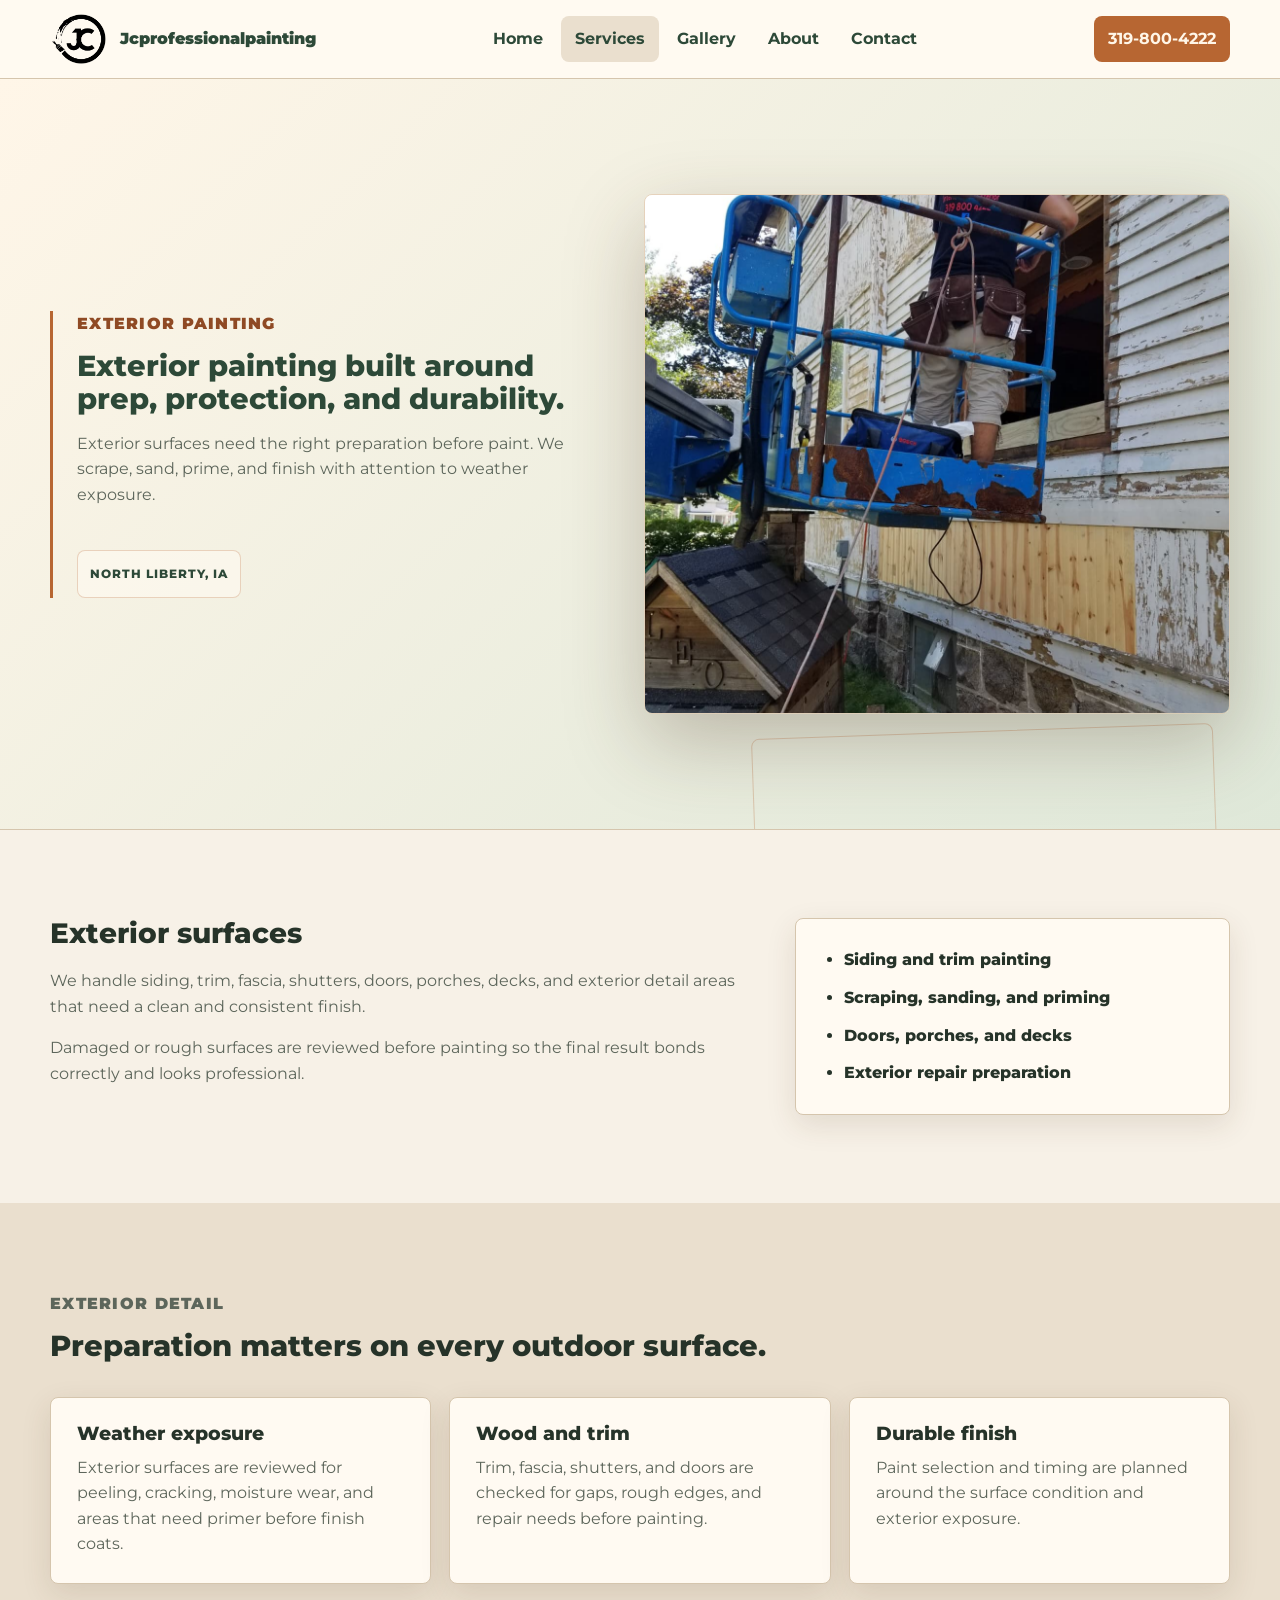
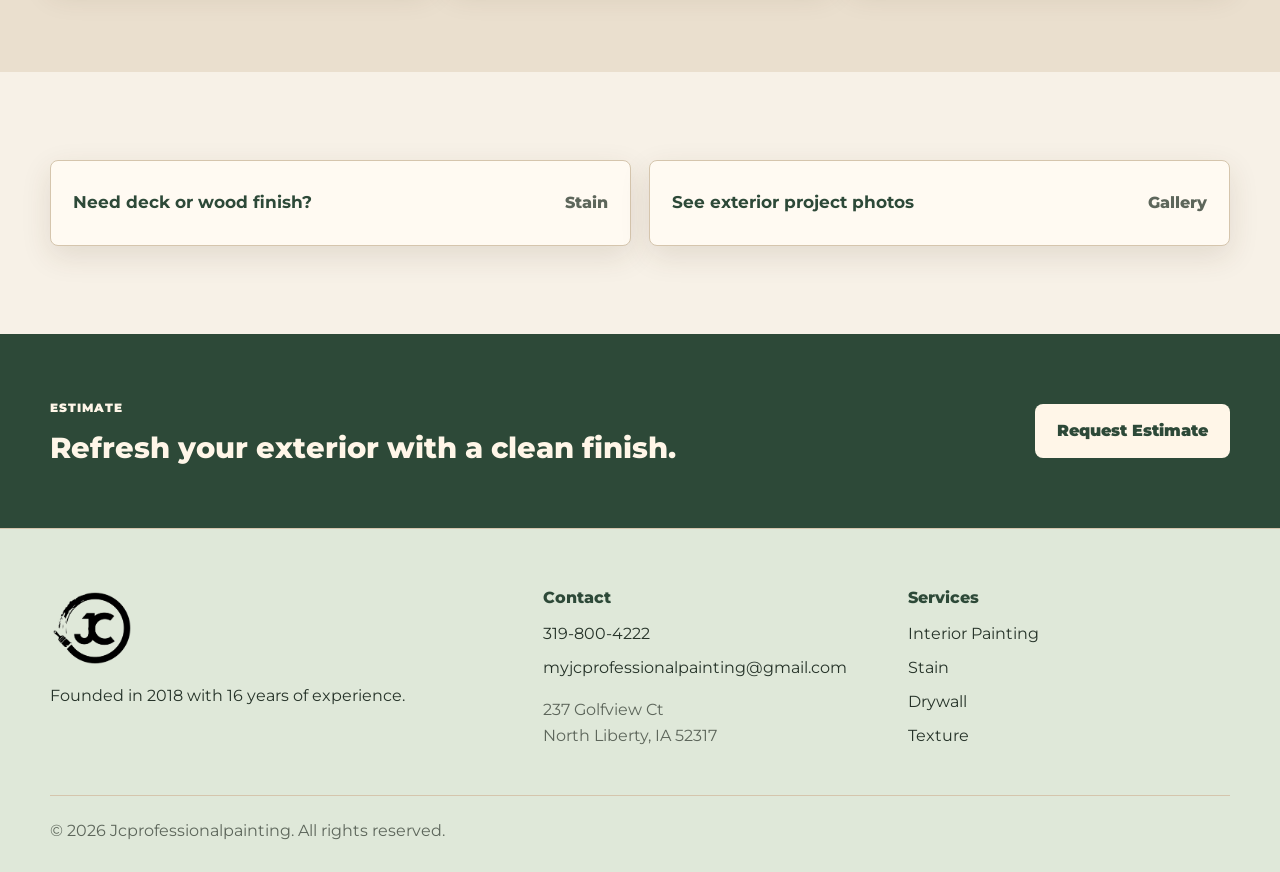
<file: exterior-painting.html>
﻿<!doctype html>
<html lang="en">
<head>
  <meta charset="utf-8">
  <meta name="viewport" content="width=device-width, initial-scale=1">
  <title>Exterior Painting in North Liberty, IA | Jcprofessionalpainting</title>
  <meta name="description" content="Exterior painting for siding, trim, doors, decks, porches, and exterior prep in North Liberty, IA.">
  <meta name="robots" content="index, follow">
  <meta name="theme-color" content="#2d4938">
  <link rel="icon" type="image/png" href="assets/img/favicon.png">
  <link rel="apple-touch-icon" href="assets/img/apple-touch-icon.png">
  <link rel="canonical" href="exterior-painting.html">
  <meta property="og:locale" content="en_US">
  <meta property="og:type" content="website">
  <meta property="og:site_name" content="Jcprofessionalpainting">
  <meta property="og:title" content="Exterior Painting in North Liberty, IA | Jcprofessionalpainting">
  <meta property="og:description" content="Exterior painting for siding, trim, doors, decks, porches, and exterior prep in North Liberty, IA.">
  <meta property="og:url" content="exterior-painting.html">
  <meta property="og:image" content="assets/img/IMG-20260622-WA0138.jpg">
  <meta name="twitter:card" content="summary_large_image">
  <meta name="twitter:title" content="Exterior Painting in North Liberty, IA | Jcprofessionalpainting">
  <meta name="twitter:description" content="Exterior painting for siding, trim, doors, decks, porches, and exterior prep in North Liberty, IA.">
  <meta name="twitter:image" content="assets/img/IMG-20260622-WA0138.jpg">
  <link rel="preconnect" href="https://fonts.googleapis.com">
  <link rel="preconnect" href="https://fonts.gstatic.com" crossorigin>
  <link href="https://fonts.googleapis.com/css2?family=Montserrat:wght@400;600;700;800;900&display=swap" rel="stylesheet">
  <link rel="stylesheet" href="assets/css/styles.css">
  <script type="application/ld+json">
  {
    "@context": "https://schema.org",
    "@type": "Service",
    "name": "Exterior Painting",
    "serviceType": "Exterior painting",
    "description": "Exterior painting for siding, trim, doors, decks, porches, and exterior preparation in North Liberty, IA.",
    "areaServed": {
      "@type": "City",
      "name": "North Liberty, IA"
    },
    "provider": {
      "@type": "HousePainter",
      "name": "Jcprofessionalpainting",
      "telephone": "+1-319-800-4222",
      "email": "myjcprofessionalpainting@gmail.com",
      "address": {
        "@type": "PostalAddress",
        "streetAddress": "237 Golfview Ct",
        "addressLocality": "North Liberty",
        "addressRegion": "IA",
        "postalCode": "52317",
        "addressCountry": "US"
      }
    }
  }
  </script></head>
<body>
  <a class="skip-link" href="#main">Skip to content</a>
  <header class="site-header"><nav class="nav container" aria-label="Primary navigation"><a class="brand" href="index.html"><img src="assets/img/logo_jc_transparente_hd.png" alt="Jcprofessionalpainting logo"><span>Jcprofessionalpainting</span></a><button class="nav-toggle" type="button" aria-controls="primary-menu" aria-expanded="false"><span></span><span></span><span></span><span class="sr-only">Open menu</span></button><div class="nav-menu" id="primary-menu"><a href="index.html">Home</a><div class="nav-item has-submenu">
          <a class="active" href="services.html">Services</a>
          <div class="submenu" aria-label="Services submenu">
            <a href="interior-painting.html">Interior Painting</a>
            <a href="exterior-painting.html">Exterior Painting</a>
            <a href="stain.html">Stain</a>
            <a href="drywall.html">Drywall</a>
            <a href="texture.html">Texture</a>
          </div>
        </div><a href="gallery.html">Gallery</a><a href="about.html">About</a><a href="contact.html">Contact</a></div><a class="nav-call" href="tel:3198004222">319-800-4222</a></nav></header>
  <main id="main">
    <section class="page-hero"><div class="container page-hero-grid"><div><p class="eyebrow">Exterior painting</p><h1>Exterior painting built around prep, protection, and durability.</h1><p>Exterior surfaces need the right preparation before paint. We scrape, sand, prime, and finish with attention to weather exposure.</p></div><img src="assets/img/IMG-20260622-WA0138.jpg" alt="Exterior siding preparation and painting work"></div></section>
    <section class="section"><div class="container service-detail"><div><h2>Exterior surfaces</h2><p>We handle siding, trim, fascia, shutters, doors, porches, decks, and exterior detail areas that need a clean and consistent finish.</p><p>Damaged or rough surfaces are reviewed before painting so the final result bonds correctly and looks professional.</p></div><ul class="detail-list"><li>Siding and trim painting</li><li>Scraping, sanding, and priming</li><li>Doors, porches, and decks</li><li>Exterior repair preparation</li></ul></div></section>
    <section class="section section-muted"><div class="container"><div class="section-heading"><p class="eyebrow">Exterior detail</p><h2>Preparation matters on every outdoor surface.</h2></div><div class="content-grid"><article class="content-card"><h3>Weather exposure</h3><p>Exterior surfaces are reviewed for peeling, cracking, moisture wear, and areas that need primer before finish coats.</p></article><article class="content-card"><h3>Wood and trim</h3><p>Trim, fascia, shutters, and doors are checked for gaps, rough edges, and repair needs before painting.</p></article><article class="content-card"><h3>Durable finish</h3><p>Paint selection and timing are planned around the surface condition and exterior exposure.</p></article></div></div></section>
    <section class="section"><div class="container related-grid"><a class="related-link" href="stain.html"><strong>Need deck or wood finish?</strong><span>Stain</span></a><a class="related-link" href="gallery.html"><strong>See exterior project photos</strong><span>Gallery</span></a></div></section>
    <section class="cta-band"><div class="container cta-content"><div><p class="eyebrow">Estimate</p><h2>Refresh your exterior with a clean finish.</h2></div><a class="btn btn-light" href="contact.html">Request Estimate</a></div></section>
  </main>
  <footer class="site-footer"><div class="container footer-grid"><div><img class="footer-logo" src="assets/img/logo_jc_transparente_hd.png" alt="Jcprofessionalpainting logo"><p>Founded in 2018 with 16 years of experience.</p></div><div><h2>Contact</h2><a href="tel:3198004222">319-800-4222</a><a href="mailto:myjcprofessionalpainting@gmail.com">myjcprofessionalpainting@gmail.com</a><address>237 Golfview Ct<br>North Liberty, IA 52317</address></div><div><h2>Services</h2><a href="interior-painting.html">Interior Painting</a><a href="stain.html">Stain</a><a href="drywall.html">Drywall</a><a href="texture.html">Texture</a></div></div><div class="container footer-bottom"><span>&copy; 2026 Jcprofessionalpainting. All rights reserved.</span></div></footer>
  <script src="assets/js/main.js"></script>
</body>
</html>
</file>
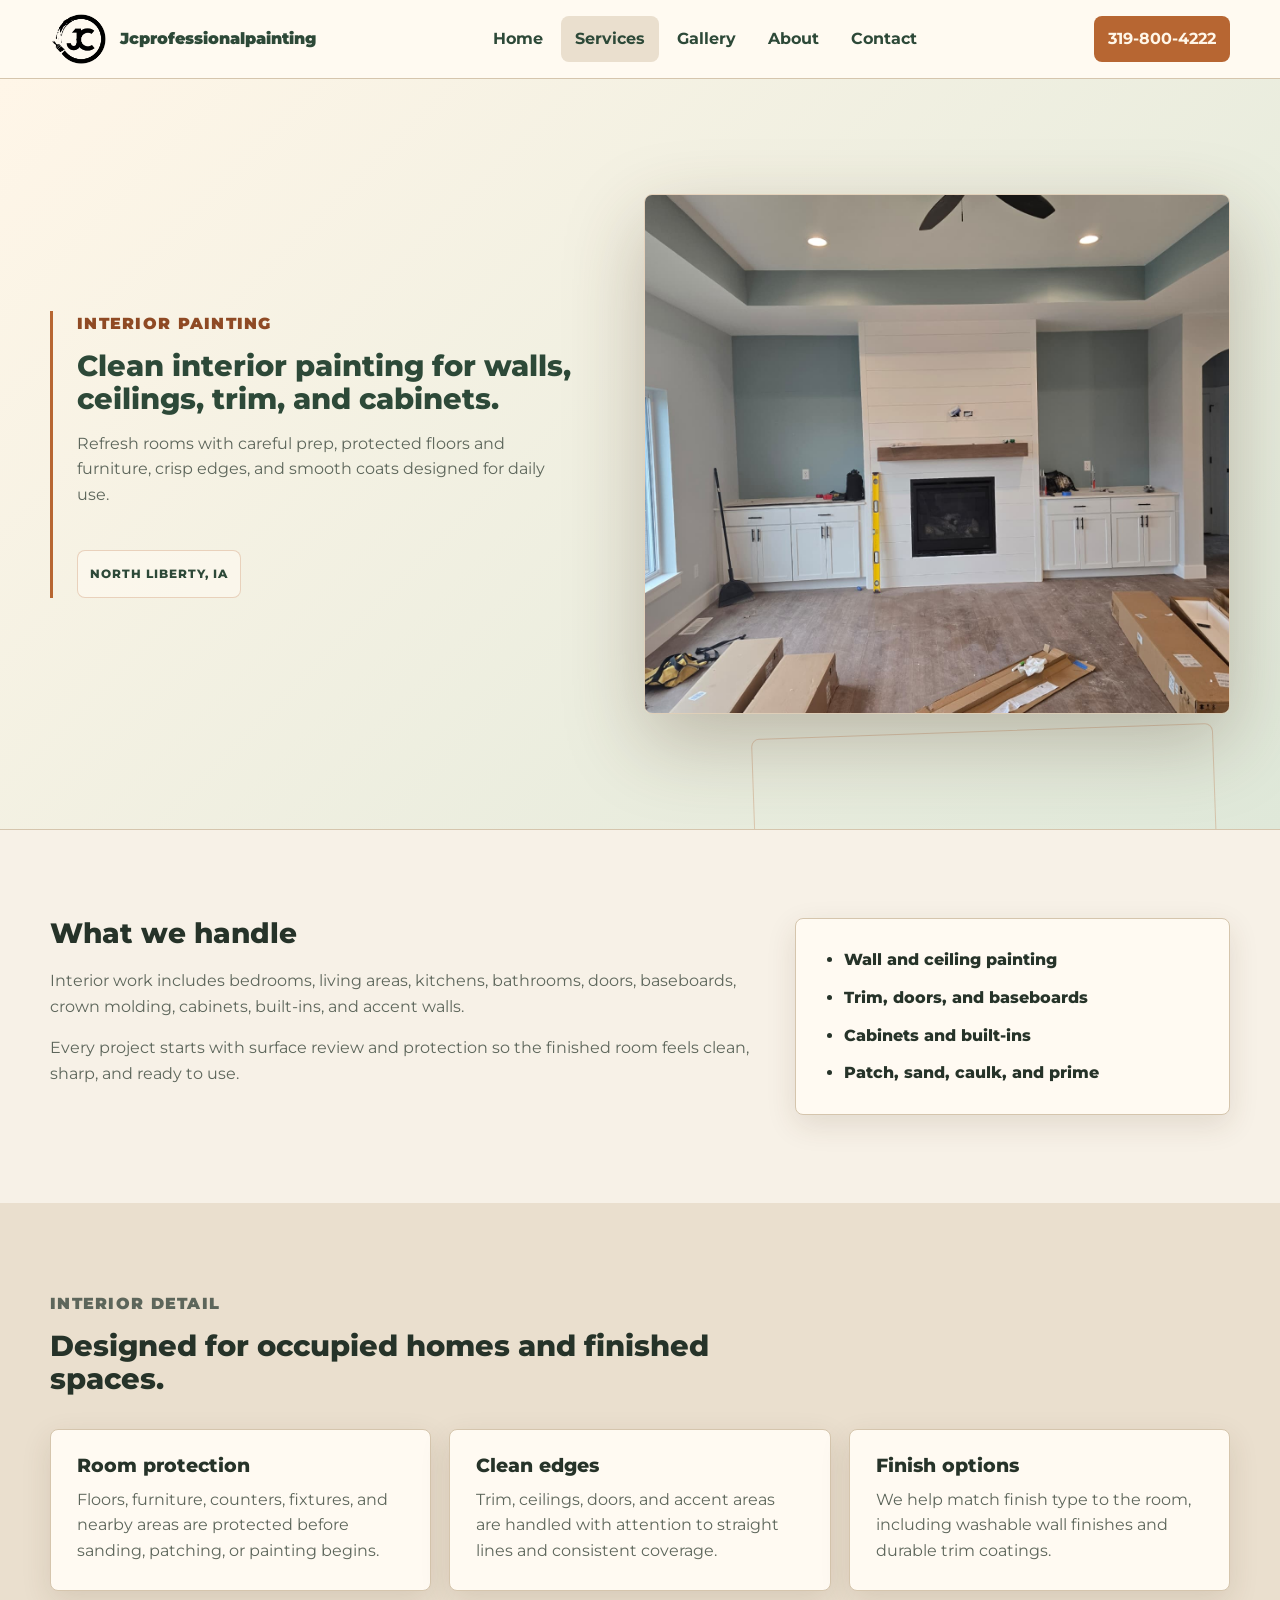
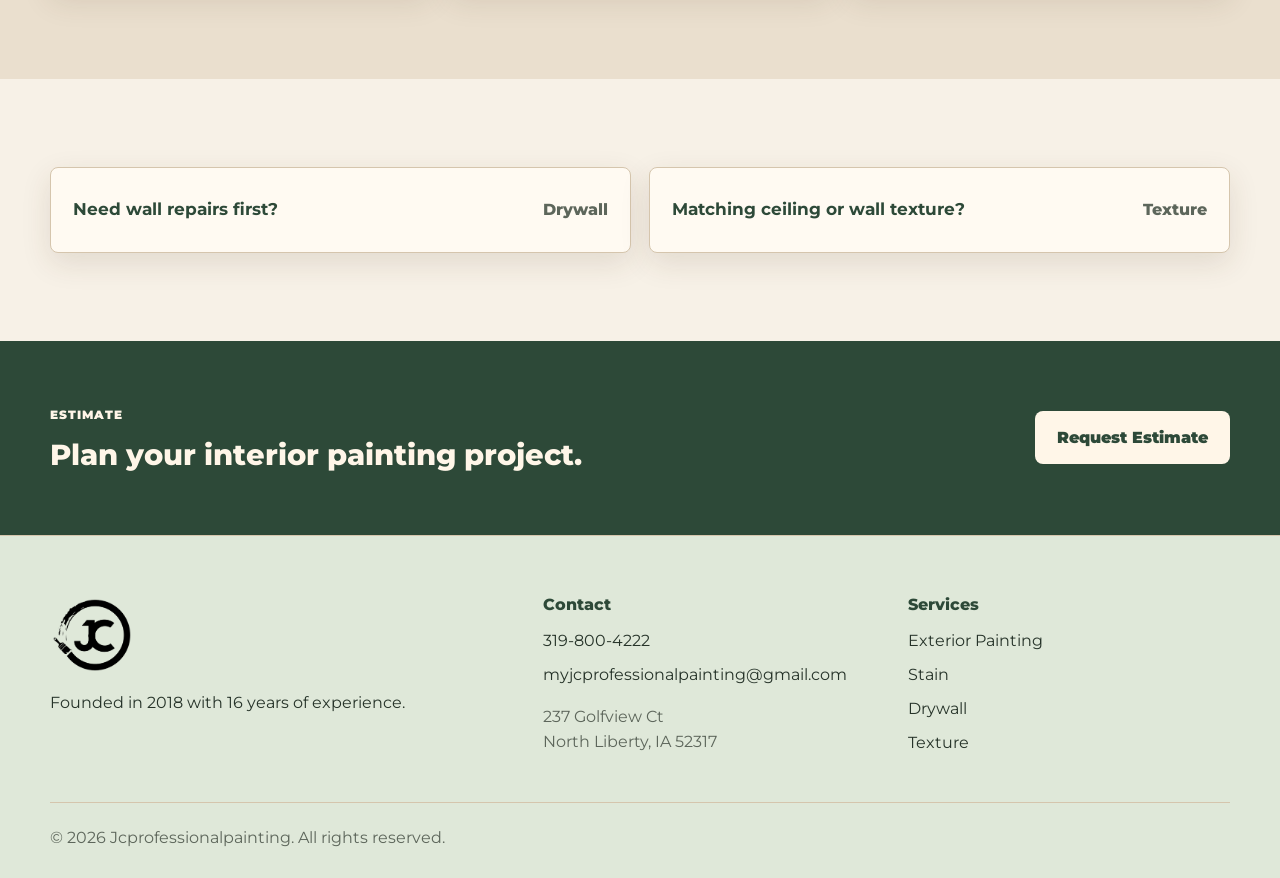
<file: interior-painting.html>
﻿<!doctype html>
<html lang="en">
<head>
  <meta charset="utf-8">
  <meta name="viewport" content="width=device-width, initial-scale=1">
  <title>Interior Painting in North Liberty, IA | Jcprofessionalpainting</title>
  <meta name="description" content="Interior painting for walls, ceilings, trim, doors, cabinets, and room refreshes in North Liberty, IA. Call Jcprofessionalpainting for an estimate.">
  <meta name="robots" content="index, follow">
  <meta name="theme-color" content="#2d4938">
  <link rel="icon" type="image/png" href="assets/img/favicon.png">
  <link rel="apple-touch-icon" href="assets/img/apple-touch-icon.png">
  <link rel="canonical" href="interior-painting.html">
  <meta property="og:locale" content="en_US">
  <meta property="og:type" content="website">
  <meta property="og:site_name" content="Jcprofessionalpainting">
  <meta property="og:title" content="Interior Painting in North Liberty, IA | Jcprofessionalpainting">
  <meta property="og:description" content="Interior painting for walls, ceilings, trim, doors, cabinets, and room refreshes in North Liberty, IA. Call Jcprofessionalpainting for an estimate.">
  <meta property="og:url" content="interior-painting.html">
  <meta property="og:image" content="assets/img/IMG-20260622-WA0102.jpg">
  <meta name="twitter:card" content="summary_large_image">
  <meta name="twitter:title" content="Interior Painting in North Liberty, IA | Jcprofessionalpainting">
  <meta name="twitter:description" content="Interior painting for walls, ceilings, trim, doors, cabinets, and room refreshes in North Liberty, IA. Call Jcprofessionalpainting for an estimate.">
  <meta name="twitter:image" content="assets/img/IMG-20260622-WA0102.jpg">
  <link rel="preconnect" href="https://fonts.googleapis.com">
  <link rel="preconnect" href="https://fonts.gstatic.com" crossorigin>
  <link href="https://fonts.googleapis.com/css2?family=Montserrat:wght@400;600;700;800;900&display=swap" rel="stylesheet">
  <link rel="stylesheet" href="assets/css/styles.css">
  <script type="application/ld+json">
  {
    "@context": "https://schema.org",
    "@type": "Service",
    "name": "Interior Painting",
    "serviceType": "Interior painting",
    "description": "Interior painting for walls, ceilings, trim, doors, cabinets, and room refreshes in North Liberty, IA.",
    "areaServed": {
      "@type": "City",
      "name": "North Liberty, IA"
    },
    "provider": {
      "@type": "HousePainter",
      "name": "Jcprofessionalpainting",
      "telephone": "+1-319-800-4222",
      "email": "myjcprofessionalpainting@gmail.com",
      "address": {
        "@type": "PostalAddress",
        "streetAddress": "237 Golfview Ct",
        "addressLocality": "North Liberty",
        "addressRegion": "IA",
        "postalCode": "52317",
        "addressCountry": "US"
      }
    }
  }
  </script></head>
<body>
  <a class="skip-link" href="#main">Skip to content</a>
  <header class="site-header">
    <nav class="nav container" aria-label="Primary navigation">
      <a class="brand" href="index.html"><img src="assets/img/logo_jc_transparente_hd.png" alt="Jcprofessionalpainting logo"><span>Jcprofessionalpainting</span></a>
      <button class="nav-toggle" type="button" aria-controls="primary-menu" aria-expanded="false"><span></span><span></span><span></span><span class="sr-only">Open menu</span></button>
      <div class="nav-menu" id="primary-menu">
        <a href="index.html">Home</a><div class="nav-item has-submenu">
          <a class="active" href="services.html">Services</a>
          <div class="submenu" aria-label="Services submenu">
            <a href="interior-painting.html">Interior Painting</a>
            <a href="exterior-painting.html">Exterior Painting</a>
            <a href="stain.html">Stain</a>
            <a href="drywall.html">Drywall</a>
            <a href="texture.html">Texture</a>
          </div>
        </div><a href="gallery.html">Gallery</a><a href="about.html">About</a><a href="contact.html">Contact</a>
      </div>
      <a class="nav-call" href="tel:3198004222">319-800-4222</a>
    </nav>
  </header>
  <main id="main">
    <section class="page-hero">
      <div class="container page-hero-grid">
        <div><p class="eyebrow">Interior painting</p><h1>Clean interior painting for walls, ceilings, trim, and cabinets.</h1><p>Refresh rooms with careful prep, protected floors and furniture, crisp edges, and smooth coats designed for daily use.</p></div>
        <img src="assets/img/IMG-20260622-WA0102.jpg" alt="Finished interior painting around fireplace and built-ins">
      </div>
    </section>
    <section class="section">
      <div class="container service-detail">
        <div>
          <h2>What we handle</h2>
          <p>Interior work includes bedrooms, living areas, kitchens, bathrooms, doors, baseboards, crown molding, cabinets, built-ins, and accent walls.</p>
          <p>Every project starts with surface review and protection so the finished room feels clean, sharp, and ready to use.</p>
        </div>
        <ul class="detail-list">
          <li>Wall and ceiling painting</li>
          <li>Trim, doors, and baseboards</li>
          <li>Cabinets and built-ins</li>
          <li>Patch, sand, caulk, and prime</li>
        </ul>
      </div>
    </section>
    <section class="section section-muted">
      <div class="container">
        <div class="section-heading"><p class="eyebrow">Interior detail</p><h2>Designed for occupied homes and finished spaces.</h2></div>
        <div class="content-grid">
          <article class="content-card"><h3>Room protection</h3><p>Floors, furniture, counters, fixtures, and nearby areas are protected before sanding, patching, or painting begins.</p></article>
          <article class="content-card"><h3>Clean edges</h3><p>Trim, ceilings, doors, and accent areas are handled with attention to straight lines and consistent coverage.</p></article>
          <article class="content-card"><h3>Finish options</h3><p>We help match finish type to the room, including washable wall finishes and durable trim coatings.</p></article>
        </div>
      </div>
    </section>
    <section class="section">
      <div class="container related-grid">
        <a class="related-link" href="drywall.html"><strong>Need wall repairs first?</strong><span>Drywall</span></a>
        <a class="related-link" href="texture.html"><strong>Matching ceiling or wall texture?</strong><span>Texture</span></a>
      </div>
    </section>
    <section class="cta-band"><div class="container cta-content"><div><p class="eyebrow">Estimate</p><h2>Plan your interior painting project.</h2></div><a class="btn btn-light" href="contact.html">Request Estimate</a></div></section>
  </main>
  <footer class="site-footer"><div class="container footer-grid"><div><img class="footer-logo" src="assets/img/logo_jc_transparente_hd.png" alt="Jcprofessionalpainting logo"><p>Founded in 2018 with 16 years of experience.</p></div><div><h2>Contact</h2><a href="tel:3198004222">319-800-4222</a><a href="mailto:myjcprofessionalpainting@gmail.com">myjcprofessionalpainting@gmail.com</a><address>237 Golfview Ct<br>North Liberty, IA 52317</address></div><div><h2>Services</h2><a href="exterior-painting.html">Exterior Painting</a><a href="stain.html">Stain</a><a href="drywall.html">Drywall</a><a href="texture.html">Texture</a></div></div><div class="container footer-bottom"><span>&copy; 2026 Jcprofessionalpainting. All rights reserved.</span></div></footer>
  <script src="assets/js/main.js"></script>
</body>
</html>
</file>
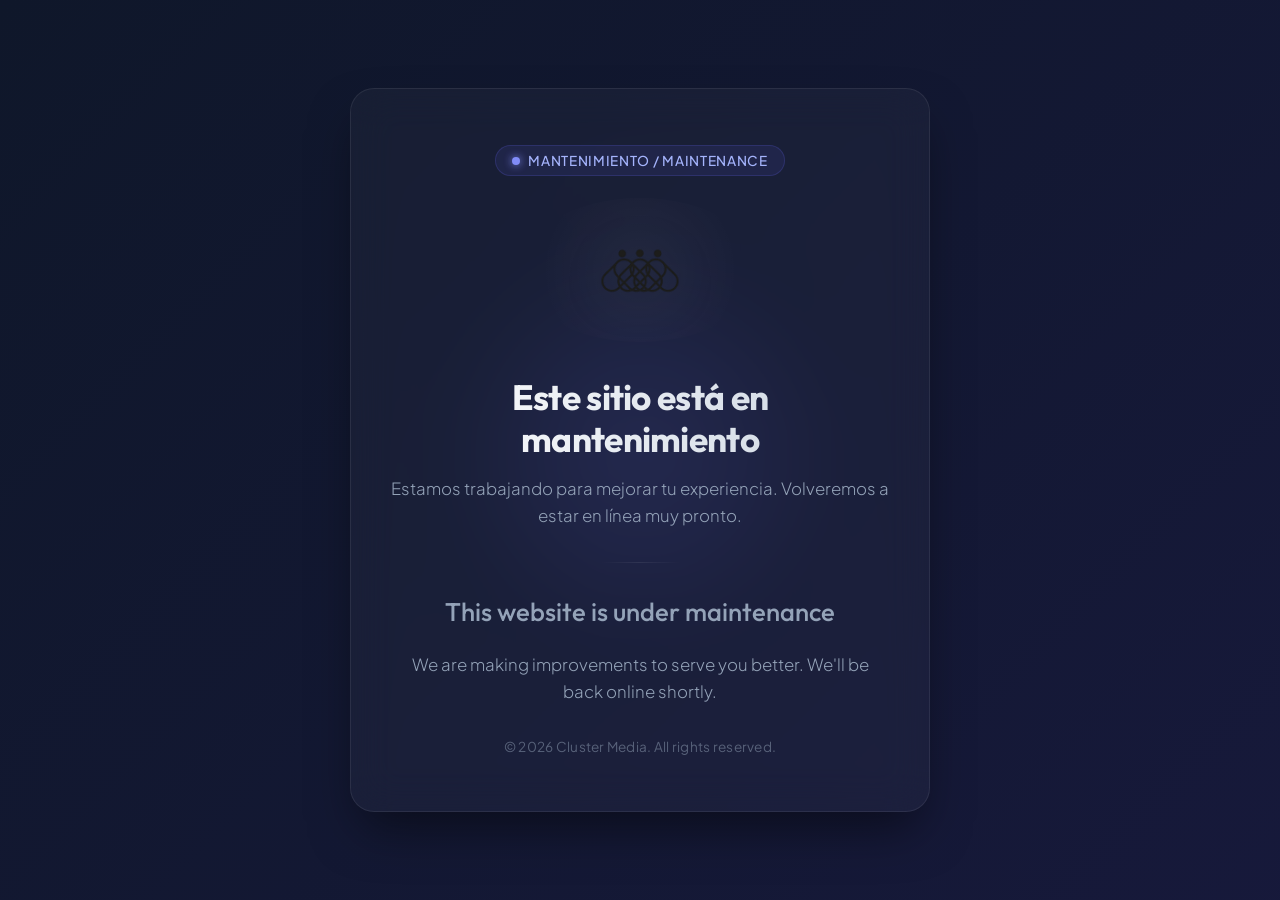
<file: maintenance.html>
<!DOCTYPE html>
<html lang="es">
<head>
  <meta charset="UTF-8">
  <meta name="viewport" content="width=device-width, initial-scale=1.0">
  <title>Sitio en Mantenimiento / Under Maintenance</title>
  <!-- Modern Premium Typography -->
  <link rel="preconnect" href="https://fonts.googleapis.com">
  <link rel="preconnect" href="https://fonts.gstatic.com" crossorigin>
  <link href="https://fonts.googleapis.com/css2?family=Outfit:wght@300;400;600;800&family=Plus+Jakarta+Sans:wght@300;400;500;600&display=swap" rel="stylesheet">
  
  <style>
    :root {
      --bg-gradient: linear-gradient(135deg, #0f172a 0%, #1e1b4b 50%, #020617 100%);
      --card-bg: rgba(255, 255, 255, 0.03);
      --card-border: rgba(255, 255, 255, 0.08);
      --text-primary: #f8fafc;
      --text-secondary: #94a3b8;
      --accent: #6366f1;
      --accent-glow: rgba(99, 102, 241, 0.15);
    }

    * {
      box-sizing: border-box;
      margin: 0;
      padding: 0;
    }

    body {
      margin: 0;
      min-height: 100vh;
      display: flex;
      justify-content: center;
      align-items: center;
      background: var(--bg-gradient);
      background-size: 400% 400%;
      animation: gradientShift 15s ease infinite;
      color: var(--text-primary);
      font-family: 'Plus Jakarta Sans', sans-serif;
      overflow: hidden;
      padding: 20px;
    }

    @keyframes gradientShift {
      0% { background-position: 0% 50%; }
      50% { background-position: 100% 50%; }
      100% { background-position: 0% 50%; }
    }

    /* Ambient background glow */
    .glow-sphere {
      position: absolute;
      width: 400px;
      height: 400px;
      background: radial-gradient(circle, var(--accent-glow) 0%, transparent 70%);
      border-radius: 50%;
      z-index: 1;
      filter: blur(40px);
      pointer-events: none;
      animation: floatGlow 8s ease-in-out infinite alternate;
    }

    @keyframes floatGlow {
      0% { transform: translate(-50px, -50px) scale(1); }
      100% { transform: translate(50px, 50px) scale(1.2); }
    }

    .container {
      position: relative;
      z-index: 2;
      background: var(--card-bg);
      backdrop-filter: blur(20px);
      -webkit-backdrop-filter: blur(20px);
      border: 1px solid var(--card-border);
      border-radius: 24px;
      padding: 3.5rem 2.5rem;
      width: 100%;
      max-width: 580px;
      text-align: center;
      box-shadow: 0 25px 50px -12px rgba(0, 0, 0, 0.5);
      animation: fadeInUp 1.2s cubic-bezier(0.16, 1, 0.3, 1) forwards;
    }

    @keyframes fadeInUp {
      from {
        opacity: 0;
        transform: translateY(30px);
      }
      to {
        opacity: 1;
        transform: translateY(0);
      }
    }

    .logo-container {
      margin-bottom: 2.5rem;
      position: relative;
      display: inline-block;
    }

    .logo-container::after {
      content: '';
      position: absolute;
      inset: -10px;
      background: radial-gradient(circle, rgba(255,255,255,0.05) 0%, transparent 70%);
      z-index: -1;
      border-radius: 50%;
    }

    .logo {
      max-width: 220px;
      height: auto;
      display: block;
      margin: 0 auto;
      filter: drop-shadow(0 4px 20px rgba(0, 0, 0, 0.3));
      transition: all 0.5s cubic-bezier(0.16, 1, 0.3, 1);
      animation: logoPulse 4s ease-in-out infinite;
    }

    .logo:hover {
      transform: scale(1.04);
      filter: drop-shadow(0 8px 30px rgba(99, 102, 241, 0.3));
    }

    @keyframes logoPulse {
      0%, 100% { transform: translateY(0); }
      50% { transform: translateY(-6px); }
    }

    .content-box {
      margin-bottom: 2rem;
    }

    h1 {
      font-family: 'Outfit', sans-serif;
      font-size: 2.2rem;
      font-weight: 700;
      letter-spacing: -0.02em;
      margin-bottom: 1rem;
      background: linear-gradient(to right, #ffffff, #cbd5e1);
      -webkit-background-clip: text;
      -webkit-text-fill-color: transparent;
      line-height: 1.2;
    }

    h2 {
      font-family: 'Outfit', sans-serif;
      font-size: 1.6rem;
      font-weight: 500;
      color: var(--text-secondary);
      margin-bottom: 1.5rem;
      line-height: 1.3;
    }

    .divider {
      height: 1px;
      width: 80px;
      background: linear-gradient(90deg, transparent, var(--card-border), transparent);
      margin: 2rem auto;
    }

    p.description {
      font-size: 1.05rem;
      color: var(--text-secondary);
      line-height: 1.6;
      margin-bottom: 1.5rem;
      font-weight: 300;
    }

    .badge {
      display: inline-flex;
      align-items: center;
      gap: 8px;
      background: rgba(99, 102, 241, 0.1);
      border: 1px solid rgba(99, 102, 241, 0.2);
      color: #a5b4fc;
      padding: 6px 16px;
      border-radius: 9999px;
      font-size: 0.85rem;
      font-weight: 500;
      margin-bottom: 2rem;
      letter-spacing: 0.05em;
      text-transform: uppercase;
    }

    .badge-dot {
      width: 8px;
      height: 8px;
      background-color: #818cf8;
      border-radius: 50%;
      box-shadow: 0 0 8px #818cf8;
      animation: blink 2s infinite;
    }

    @keyframes blink {
      0%, 100% { opacity: 0.4; }
      50% { opacity: 1; }
    }

    .footer {
      font-size: 0.85rem;
      color: rgba(148, 163, 184, 0.5);
      font-weight: 400;
      letter-spacing: 0.02em;
    }
  </style>
</head>
<body>

  <div class="glow-sphere"></div>

  <div class="container">
    <div class="badge">
      <span class="badge-dot"></span>
      Mantenimiento / Maintenance
    </div>

    <div class="logo-container">
      <img src="logo_cluster.webp" alt="Cluster Media Logo" class="logo">
    </div>

    <div class="content-box">
      <!-- Spanish Version -->
      <h1>Este sitio está en mantenimiento</h1>
      <p class="description">Estamos trabajando para mejorar tu experiencia. Volveremos a estar en línea muy pronto.</p>
      
      <div class="divider"></div>

      <!-- English Version -->
      <h2>This website is under maintenance</h2>
      <p class="description">We are making improvements to serve you better. We'll be back online shortly.</p>
    </div>

    <div class="footer">
      &copy; 2026 Cluster Media. All rights reserved.
    </div>
  </div>

</body>
</html>
</file>
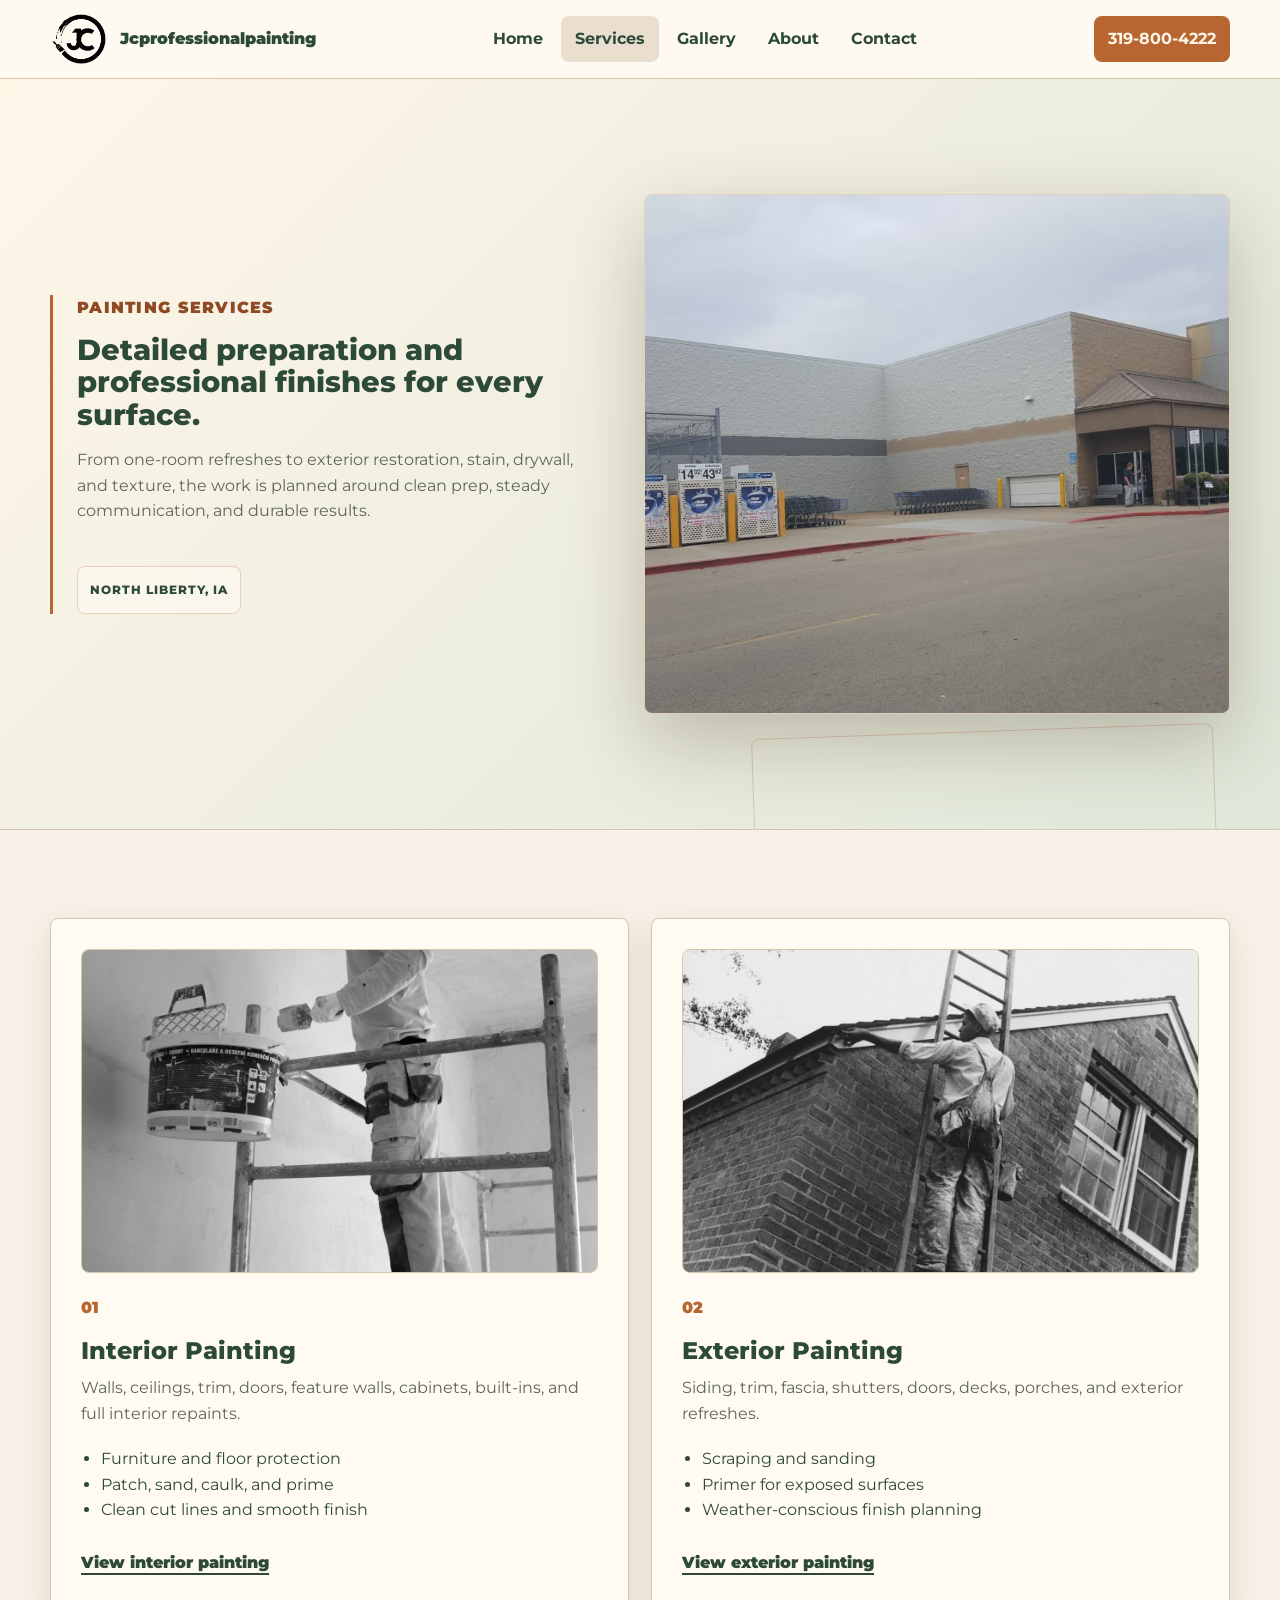
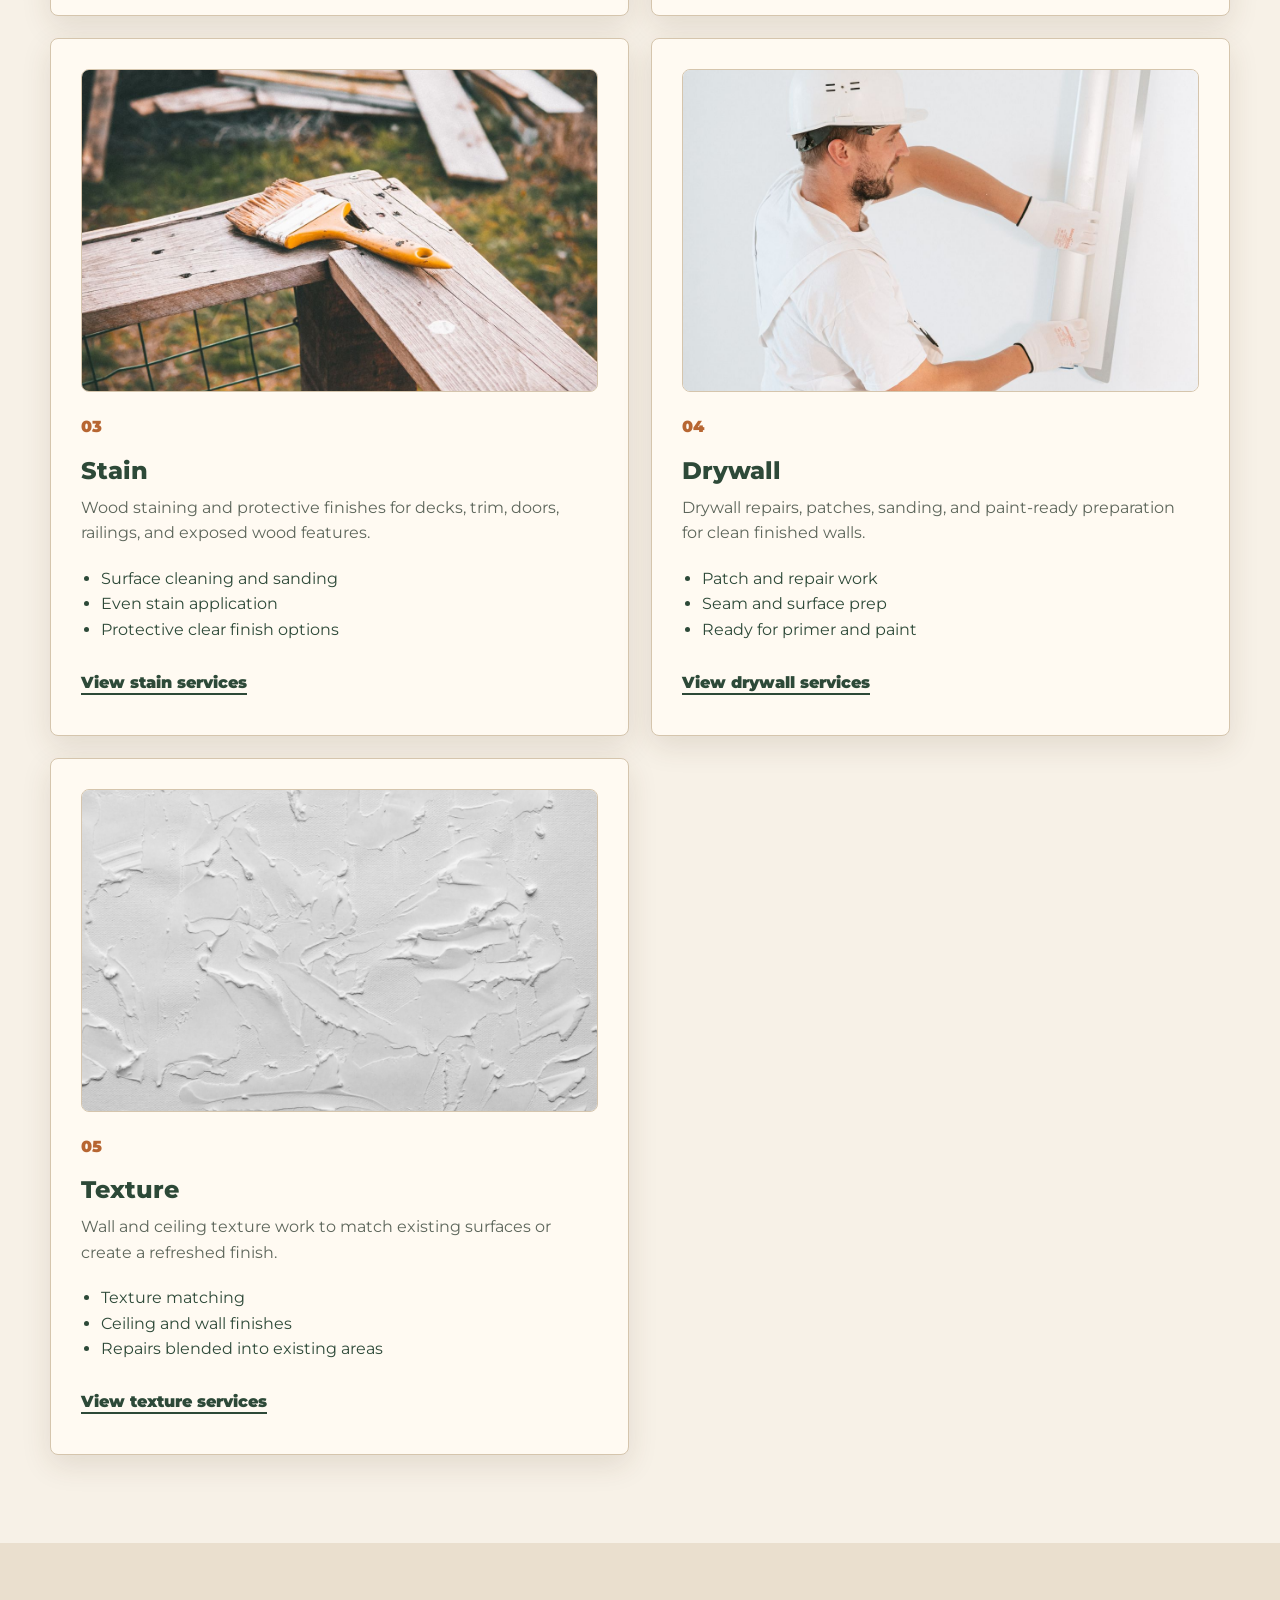
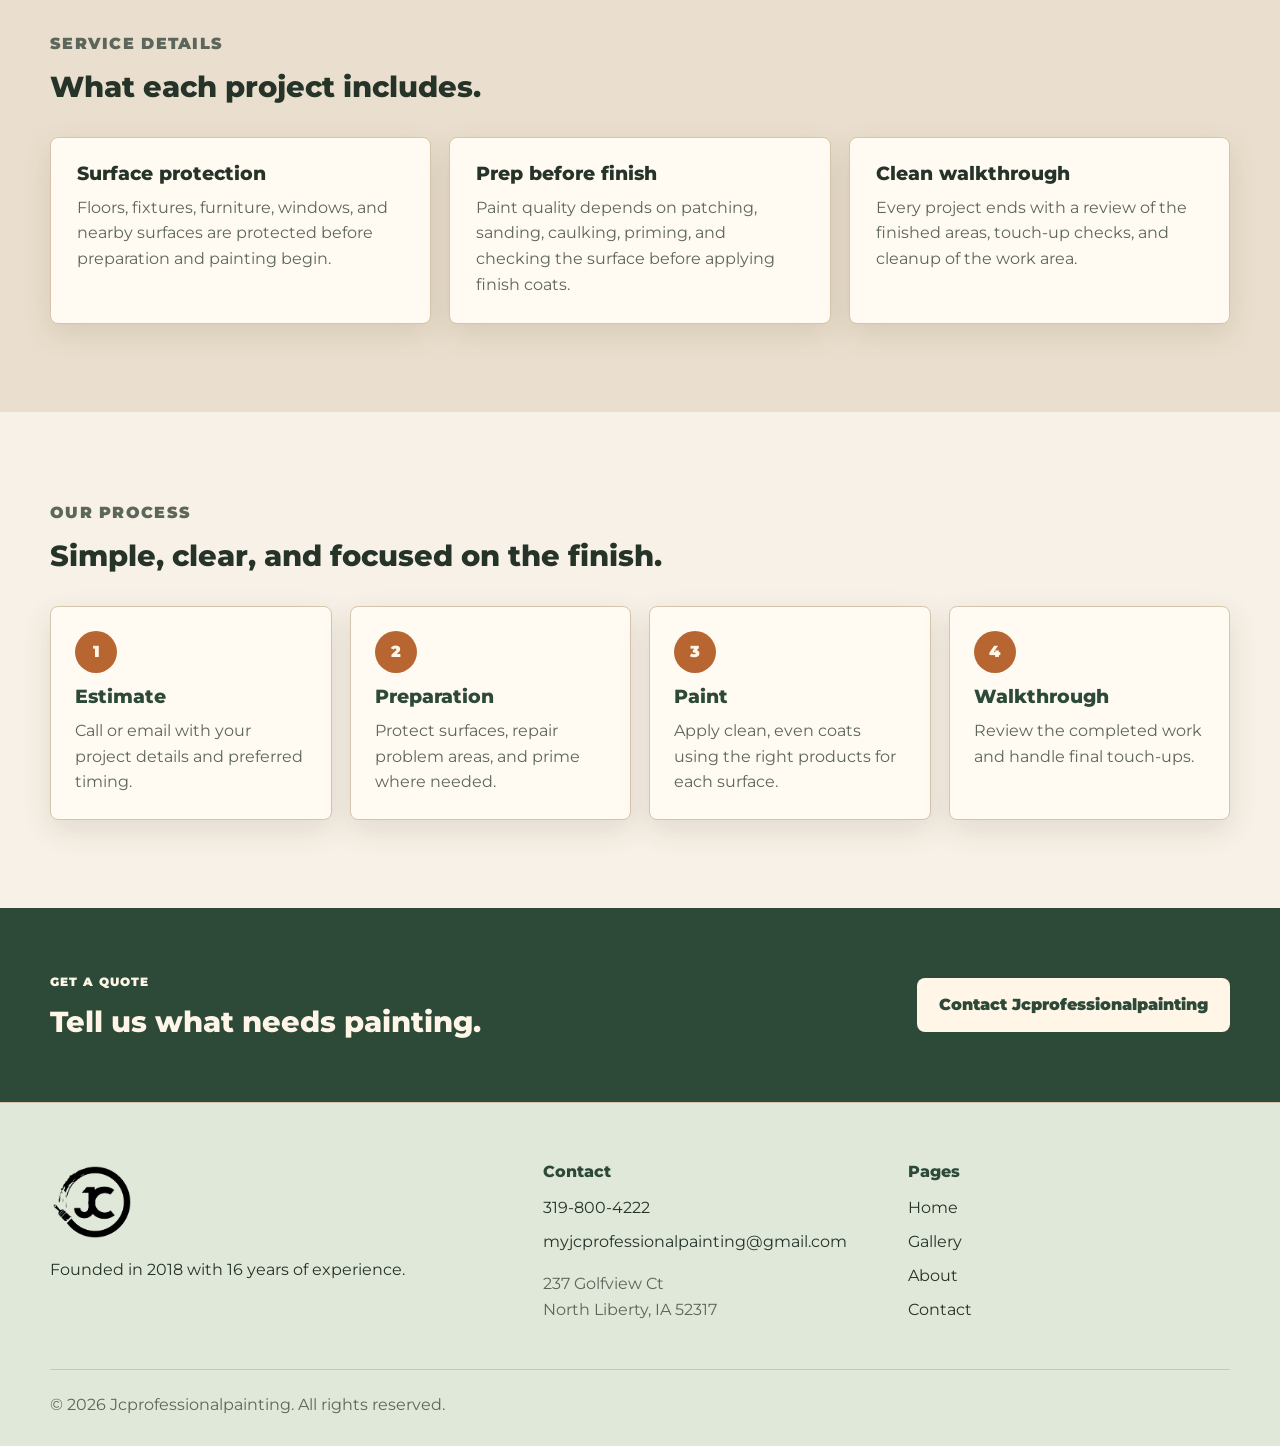
<file: services.html>
﻿<!doctype html>
<html lang="en">
<head>
  <meta charset="utf-8">
  <meta name="viewport" content="width=device-width, initial-scale=1">
  <title>Painting Services in North Liberty, IA | Jcprofessionalpainting</title>
  <meta name="description" content="Interior painting, exterior painting, stain, drywall, and texture services for homes and businesses in North Liberty, IA.">
  <meta name="robots" content="index, follow">
  <meta name="theme-color" content="#2d4938">
  <link rel="icon" type="image/png" href="assets/img/favicon.png">
  <link rel="apple-touch-icon" href="assets/img/apple-touch-icon.png">
  <link rel="canonical" href="services.html">
  <meta property="og:locale" content="en_US">
  <meta property="og:type" content="website">
  <meta property="og:site_name" content="Jcprofessionalpainting">
  <meta property="og:title" content="Painting Services in North Liberty, IA | Jcprofessionalpainting">
  <meta property="og:description" content="Interior painting, exterior painting, stain, drywall, and texture services for homes and businesses in North Liberty, IA.">
  <meta property="og:url" content="services.html">
  <meta property="og:image" content="assets/img/IMG-20260622-WA0110.jpg">
  <meta name="twitter:card" content="summary_large_image">
  <meta name="twitter:title" content="Painting Services in North Liberty, IA | Jcprofessionalpainting">
  <meta name="twitter:description" content="Interior painting, exterior painting, stain, drywall, and texture services for homes and businesses in North Liberty, IA.">
  <meta name="twitter:image" content="assets/img/IMG-20260622-WA0110.jpg">
  <link rel="preconnect" href="https://fonts.googleapis.com">
  <link rel="preconnect" href="https://fonts.gstatic.com" crossorigin>
  <link href="https://fonts.googleapis.com/css2?family=Montserrat:wght@400;600;700;800;900&display=swap" rel="stylesheet">
  <link rel="stylesheet" href="assets/css/styles.css">
</head>
<body>
  <a class="skip-link" href="#main">Skip to content</a>
  <header class="site-header">
    <nav class="nav container" aria-label="Primary navigation">
      <a class="brand" href="index.html"><img src="assets/img/logo_jc_transparente_hd.png" alt="Jcprofessionalpainting logo"><span>Jcprofessionalpainting</span></a>
      <button class="nav-toggle" type="button" aria-controls="primary-menu" aria-expanded="false"><span></span><span></span><span></span><span class="sr-only">Open menu</span></button>
      <div class="nav-menu" id="primary-menu">
        <a href="index.html">Home</a>
        <div class="nav-item has-submenu">
          <a class="active" href="services.html">Services</a>
          <div class="submenu" aria-label="Services submenu">
            <a href="interior-painting.html">Interior Painting</a>
            <a href="exterior-painting.html">Exterior Painting</a>
            <a href="stain.html">Stain</a>
            <a href="drywall.html">Drywall</a>
            <a href="texture.html">Texture</a>
          </div>
        </div>
        <a href="gallery.html">Gallery</a>
        <a href="about.html">About</a>
        <a href="contact.html">Contact</a>
      </div>
      <a class="nav-call" href="tel:3198004222">319-800-4222</a>
    </nav>
  </header>

  <main id="main">
    <section class="page-hero">
      <div class="container page-hero-grid">
        <div>
          <p class="eyebrow">Painting services</p>
          <h1>Detailed preparation and professional finishes for every surface.</h1>
          <p>From one-room refreshes to exterior restoration, stain, drywall, and texture, the work is planned around clean prep, steady communication, and durable results.</p>
        </div>
        <img src="assets/img/IMG-20260622-WA0110.jpg" alt="Interior painting and trim work in progress">
      </div>
    </section>

    <section class="section">
      <div class="container service-list">
        <article class="service-card">
          <img class="service-card-image" src="assets/img/stock/stock-interior-painting.jpg" alt="Interior painting service example" width="760" height="480" loading="lazy">
          <span>01</span>
          <h2>Interior Painting</h2>
          <p>Walls, ceilings, trim, doors, feature walls, cabinets, built-ins, and full interior repaints.</p>
          <ul>
            <li>Furniture and floor protection</li>
            <li>Patch, sand, caulk, and prime</li>
            <li>Clean cut lines and smooth finish</li>
          </ul>
          <a class="card-link" href="interior-painting.html">View interior painting</a>
        </article>
        <article class="service-card">
          <img class="service-card-image" src="assets/img/stock/stock-exterior-painting.jpg" alt="Exterior painting service example" width="760" height="480" loading="lazy">
          <span>02</span>
          <h2>Exterior Painting</h2>
          <p>Siding, trim, fascia, shutters, doors, decks, porches, and exterior refreshes.</p>
          <ul>
            <li>Scraping and sanding</li>
            <li>Primer for exposed surfaces</li>
            <li>Weather-conscious finish planning</li>
          </ul>
          <a class="card-link" href="exterior-painting.html">View exterior painting</a>
        </article>
        <article class="service-card">
          <img class="service-card-image" src="assets/img/stock/stock-stain.jpg" alt="Wood staining service example" width="760" height="480" loading="lazy">
          <span>03</span>
          <h2>Stain</h2>
          <p>Wood staining and protective finishes for decks, trim, doors, railings, and exposed wood features.</p>
          <ul>
            <li>Surface cleaning and sanding</li>
            <li>Even stain application</li>
            <li>Protective clear finish options</li>
          </ul>
          <a class="card-link" href="stain.html">View stain services</a>
        </article>
        <article class="service-card">
          <img class="service-card-image" src="assets/img/stock/stock-drywall.jpg" alt="Drywall repair service example" width="760" height="480" loading="lazy">
          <span>04</span>
          <h2>Drywall</h2>
          <p>Drywall repairs, patches, sanding, and paint-ready preparation for clean finished walls.</p>
          <ul>
            <li>Patch and repair work</li>
            <li>Seam and surface prep</li>
            <li>Ready for primer and paint</li>
          </ul>
          <a class="card-link" href="drywall.html">View drywall services</a>
        </article>
        <article class="service-card">
          <img class="service-card-image" src="assets/img/stock/stock-texture.jpg" alt="Wall texture service example" width="760" height="480" loading="lazy">
          <span>05</span>
          <h2>Texture</h2>
          <p>Wall and ceiling texture work to match existing surfaces or create a refreshed finish.</p>
          <ul>
            <li>Texture matching</li>
            <li>Ceiling and wall finishes</li>
            <li>Repairs blended into existing areas</li>
          </ul>
          <a class="card-link" href="texture.html">View texture services</a>
        </article>
      </div>
    </section>

    <section class="section section-muted">
      <div class="container">
        <div class="section-heading">
          <p class="eyebrow">Service details</p>
          <h2>What each project includes.</h2>
        </div>
        <div class="content-grid">
          <article class="content-card">
            <h3>Surface protection</h3>
            <p>Floors, fixtures, furniture, windows, and nearby surfaces are protected before preparation and painting begin.</p>
          </article>
          <article class="content-card">
            <h3>Prep before finish</h3>
            <p>Paint quality depends on patching, sanding, caulking, priming, and checking the surface before applying finish coats.</p>
          </article>
          <article class="content-card">
            <h3>Clean walkthrough</h3>
            <p>Every project ends with a review of the finished areas, touch-up checks, and cleanup of the work area.</p>
          </article>
        </div>
      </div>
    </section>

    <section class="section">
      <div class="container process">
        <div class="section-heading">
          <p class="eyebrow">Our process</p>
          <h2>Simple, clear, and focused on the finish.</h2>
        </div>
        <div class="steps">
          <div><strong>1</strong><h3>Estimate</h3><p>Call or email with your project details and preferred timing.</p></div>
          <div><strong>2</strong><h3>Preparation</h3><p>Protect surfaces, repair problem areas, and prime where needed.</p></div>
          <div><strong>3</strong><h3>Paint</h3><p>Apply clean, even coats using the right products for each surface.</p></div>
          <div><strong>4</strong><h3>Walkthrough</h3><p>Review the completed work and handle final touch-ups.</p></div>
        </div>
      </div>
    </section>

    <section class="cta-band">
      <div class="container cta-content">
        <div><p class="eyebrow">Get a quote</p><h2>Tell us what needs painting.</h2></div>
        <a class="btn btn-light" href="contact.html">Contact Jcprofessionalpainting</a>
      </div>
    </section>
  </main>

  <footer class="site-footer">
    <div class="container footer-grid">
      <div><img class="footer-logo" src="assets/img/logo_jc_transparente_hd.png" alt="Jcprofessionalpainting logo"><p>Founded in 2018 with 16 years of experience.</p></div>
      <div><h2>Contact</h2><a href="tel:3198004222">319-800-4222</a><a href="mailto:myjcprofessionalpainting@gmail.com">myjcprofessionalpainting@gmail.com</a><address>237 Golfview Ct<br>North Liberty, IA 52317</address></div>
      <div><h2>Pages</h2><a href="index.html">Home</a><a href="gallery.html">Gallery</a><a href="about.html">About</a><a href="contact.html">Contact</a></div>
    </div>
    <div class="container footer-bottom"><span>&copy; 2026 Jcprofessionalpainting. All rights reserved.</span></div>
  </footer>
  <script src="assets/js/main.js"></script>
</body>
</html>
</file>
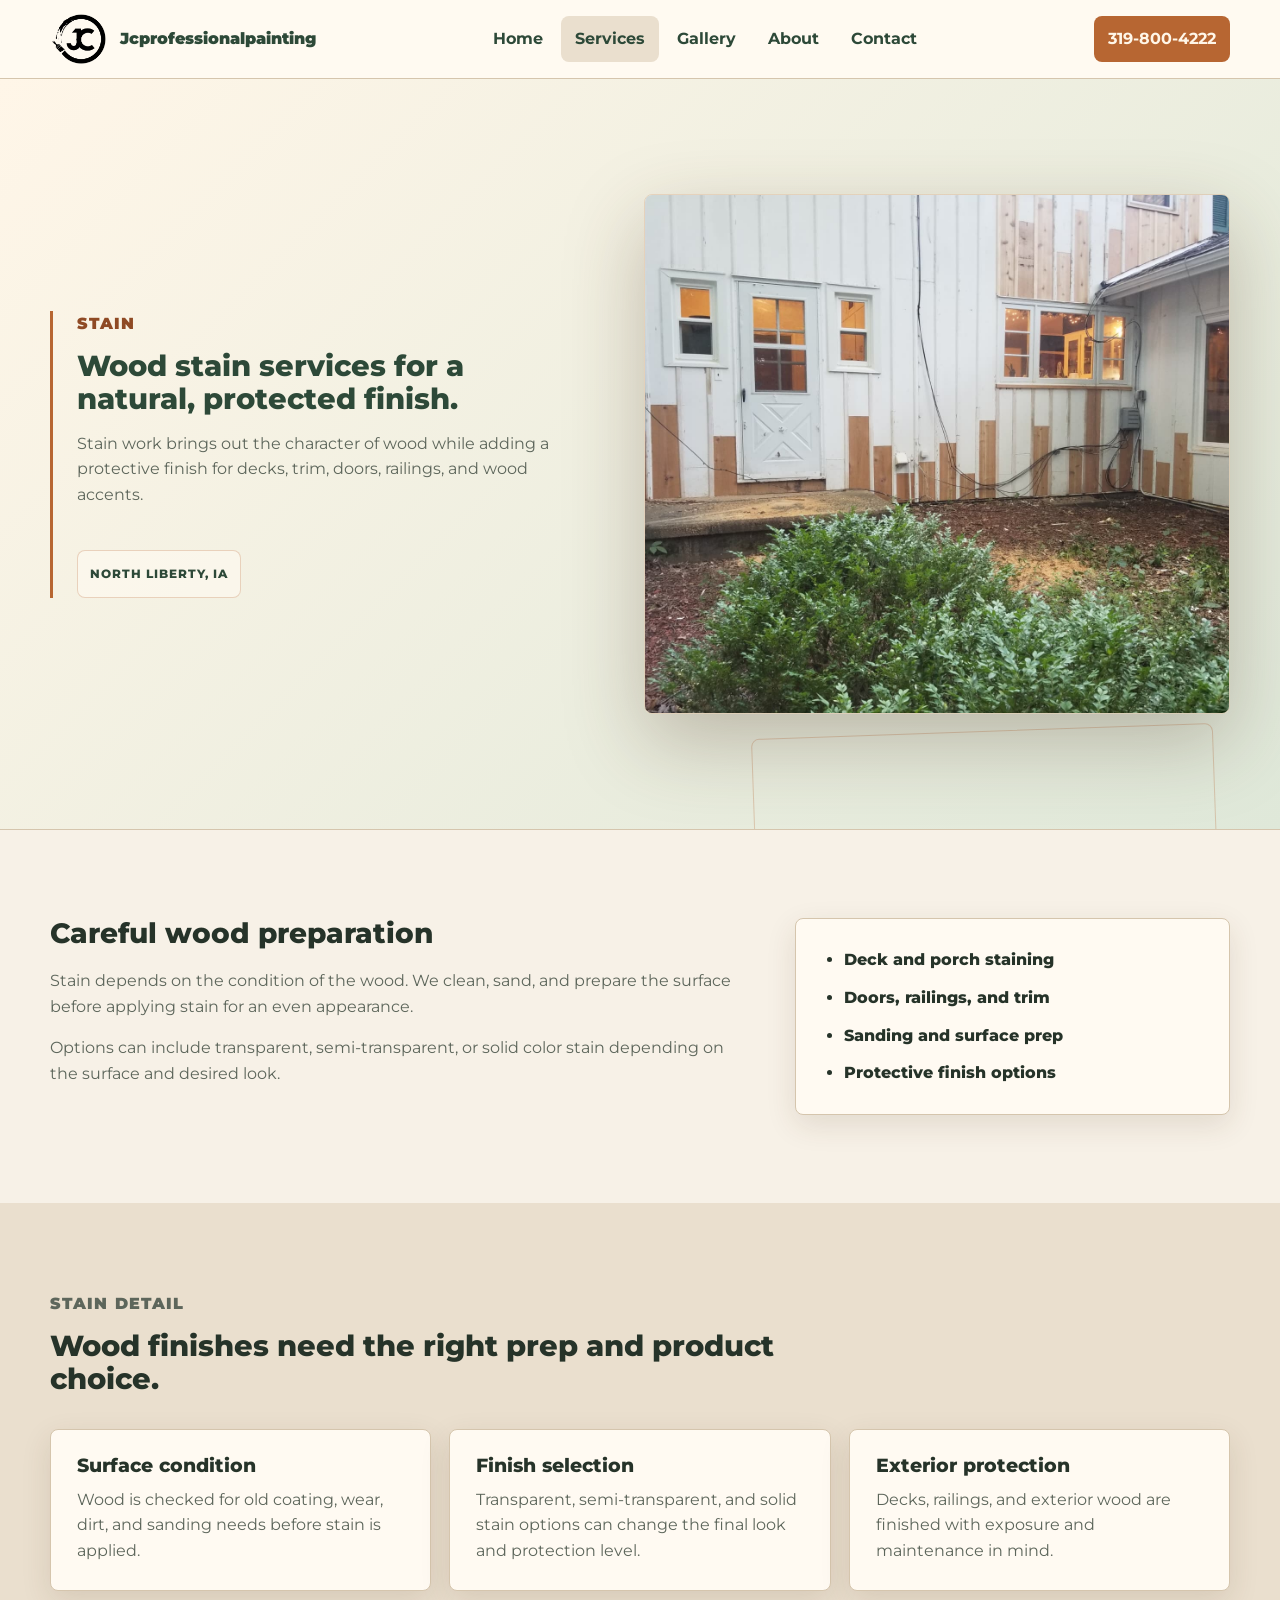
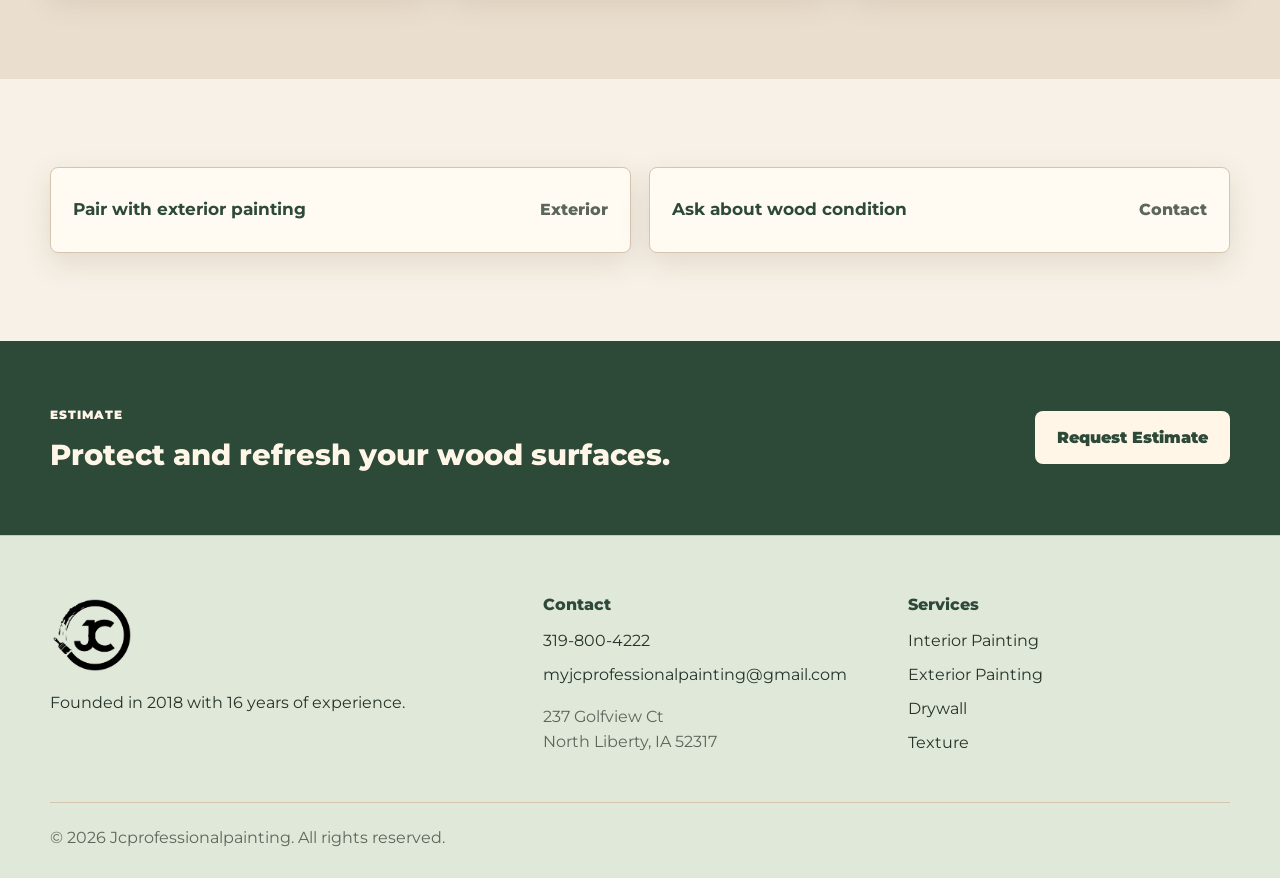
<file: stain.html>
﻿<!doctype html>
<html lang="en">
<head>
  <meta charset="utf-8">
  <meta name="viewport" content="width=device-width, initial-scale=1">
  <title>Wood Stain Services in North Liberty, IA | Jcprofessionalpainting</title>
  <meta name="description" content="Wood stain services for decks, trim, doors, railings, and exposed wood finishes in North Liberty, IA.">
  <meta name="robots" content="index, follow">
  <meta name="theme-color" content="#2d4938">
  <link rel="icon" type="image/png" href="assets/img/favicon.png">
  <link rel="apple-touch-icon" href="assets/img/apple-touch-icon.png">
  <link rel="canonical" href="stain.html">
  <meta property="og:locale" content="en_US">
  <meta property="og:type" content="website">
  <meta property="og:site_name" content="Jcprofessionalpainting">
  <meta property="og:title" content="Wood Stain Services in North Liberty, IA | Jcprofessionalpainting">
  <meta property="og:description" content="Wood stain services for decks, trim, doors, railings, and exposed wood finishes in North Liberty, IA.">
  <meta property="og:url" content="stain.html">
  <meta property="og:image" content="assets/img/IMG-20260622-WA0148.jpg">
  <meta name="twitter:card" content="summary_large_image">
  <meta name="twitter:title" content="Wood Stain Services in North Liberty, IA | Jcprofessionalpainting">
  <meta name="twitter:description" content="Wood stain services for decks, trim, doors, railings, and exposed wood finishes in North Liberty, IA.">
  <meta name="twitter:image" content="assets/img/IMG-20260622-WA0148.jpg">
  <link rel="preconnect" href="https://fonts.googleapis.com">
  <link rel="preconnect" href="https://fonts.gstatic.com" crossorigin>
  <link href="https://fonts.googleapis.com/css2?family=Montserrat:wght@400;600;700;800;900&display=swap" rel="stylesheet">
  <link rel="stylesheet" href="assets/css/styles.css">
  <script type="application/ld+json">
  {
    "@context": "https://schema.org",
    "@type": "Service",
    "name": "Wood Stain Services",
    "serviceType": "Wood stain",
    "description": "Wood stain services for decks, trim, doors, railings, and exposed wood finishes in North Liberty, IA.",
    "areaServed": {
      "@type": "City",
      "name": "North Liberty, IA"
    },
    "provider": {
      "@type": "HousePainter",
      "name": "Jcprofessionalpainting",
      "telephone": "+1-319-800-4222",
      "email": "myjcprofessionalpainting@gmail.com",
      "address": {
        "@type": "PostalAddress",
        "streetAddress": "237 Golfview Ct",
        "addressLocality": "North Liberty",
        "addressRegion": "IA",
        "postalCode": "52317",
        "addressCountry": "US"
      }
    }
  }
  </script></head>
<body>
  <a class="skip-link" href="#main">Skip to content</a>
  <header class="site-header"><nav class="nav container" aria-label="Primary navigation"><a class="brand" href="index.html"><img src="assets/img/logo_jc_transparente_hd.png" alt="Jcprofessionalpainting logo"><span>Jcprofessionalpainting</span></a><button class="nav-toggle" type="button" aria-controls="primary-menu" aria-expanded="false"><span></span><span></span><span></span><span class="sr-only">Open menu</span></button><div class="nav-menu" id="primary-menu"><a href="index.html">Home</a><div class="nav-item has-submenu">
          <a class="active" href="services.html">Services</a>
          <div class="submenu" aria-label="Services submenu">
            <a href="interior-painting.html">Interior Painting</a>
            <a href="exterior-painting.html">Exterior Painting</a>
            <a href="stain.html">Stain</a>
            <a href="drywall.html">Drywall</a>
            <a href="texture.html">Texture</a>
          </div>
        </div><a href="gallery.html">Gallery</a><a href="about.html">About</a><a href="contact.html">Contact</a></div><a class="nav-call" href="tel:3198004222">319-800-4222</a></nav></header>
  <main id="main">
    <section class="page-hero"><div class="container page-hero-grid"><div><p class="eyebrow">Stain</p><h1>Wood stain services for a natural, protected finish.</h1><p>Stain work brings out the character of wood while adding a protective finish for decks, trim, doors, railings, and wood accents.</p></div><img src="assets/img/IMG-20260622-WA0148.jpg" alt="Exterior wood and siding preparation for finish work"></div></section>
    <section class="section"><div class="container service-detail"><div><h2>Careful wood preparation</h2><p>Stain depends on the condition of the wood. We clean, sand, and prepare the surface before applying stain for an even appearance.</p><p>Options can include transparent, semi-transparent, or solid color stain depending on the surface and desired look.</p></div><ul class="detail-list"><li>Deck and porch staining</li><li>Doors, railings, and trim</li><li>Sanding and surface prep</li><li>Protective finish options</li></ul></div></section>
    <section class="section section-muted"><div class="container"><div class="section-heading"><p class="eyebrow">Stain detail</p><h2>Wood finishes need the right prep and product choice.</h2></div><div class="content-grid"><article class="content-card"><h3>Surface condition</h3><p>Wood is checked for old coating, wear, dirt, and sanding needs before stain is applied.</p></article><article class="content-card"><h3>Finish selection</h3><p>Transparent, semi-transparent, and solid stain options can change the final look and protection level.</p></article><article class="content-card"><h3>Exterior protection</h3><p>Decks, railings, and exterior wood are finished with exposure and maintenance in mind.</p></article></div></div></section>
    <section class="section"><div class="container related-grid"><a class="related-link" href="exterior-painting.html"><strong>Pair with exterior painting</strong><span>Exterior</span></a><a class="related-link" href="contact.html"><strong>Ask about wood condition</strong><span>Contact</span></a></div></section>
    <section class="cta-band"><div class="container cta-content"><div><p class="eyebrow">Estimate</p><h2>Protect and refresh your wood surfaces.</h2></div><a class="btn btn-light" href="contact.html">Request Estimate</a></div></section>
  </main>
  <footer class="site-footer"><div class="container footer-grid"><div><img class="footer-logo" src="assets/img/logo_jc_transparente_hd.png" alt="Jcprofessionalpainting logo"><p>Founded in 2018 with 16 years of experience.</p></div><div><h2>Contact</h2><a href="tel:3198004222">319-800-4222</a><a href="mailto:myjcprofessionalpainting@gmail.com">myjcprofessionalpainting@gmail.com</a><address>237 Golfview Ct<br>North Liberty, IA 52317</address></div><div><h2>Services</h2><a href="interior-painting.html">Interior Painting</a><a href="exterior-painting.html">Exterior Painting</a><a href="drywall.html">Drywall</a><a href="texture.html">Texture</a></div></div><div class="container footer-bottom"><span>&copy; 2026 Jcprofessionalpainting. All rights reserved.</span></div></footer>
  <script src="assets/js/main.js"></script>
</body>
</html>
</file>
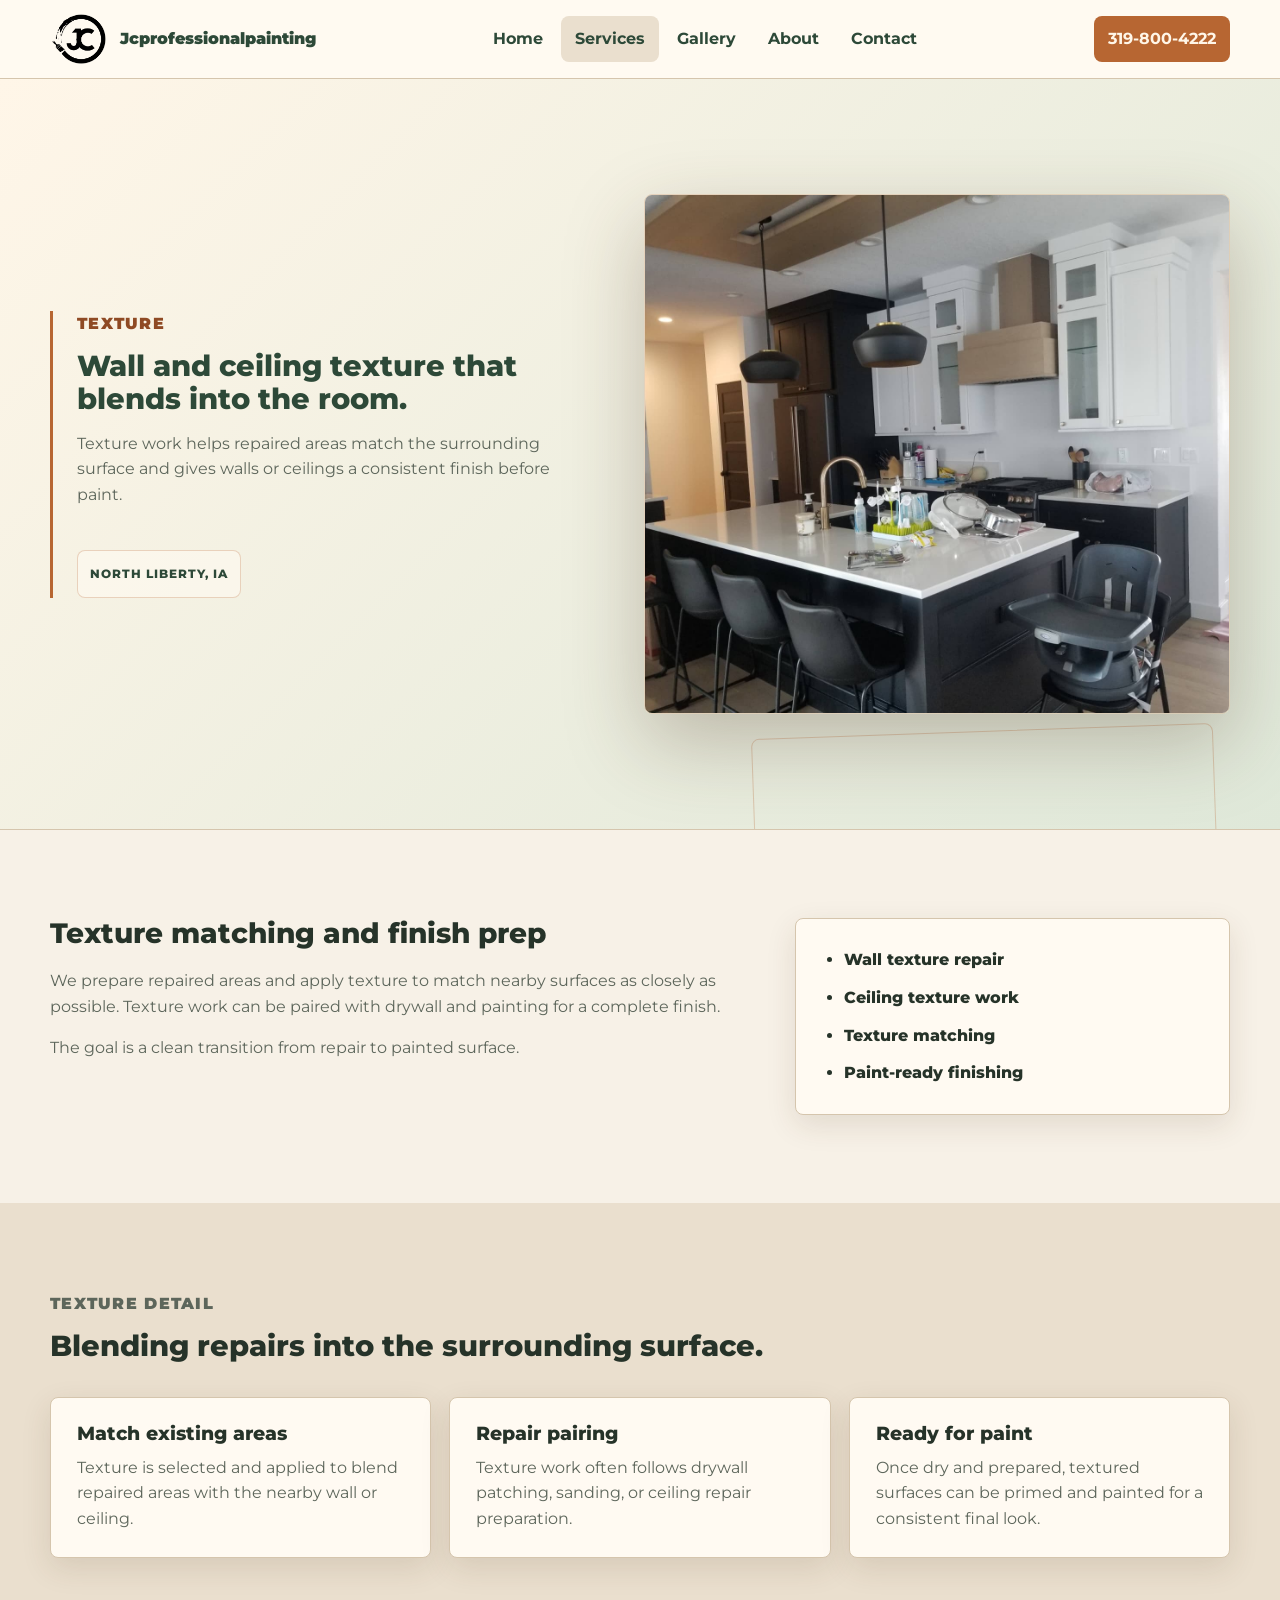
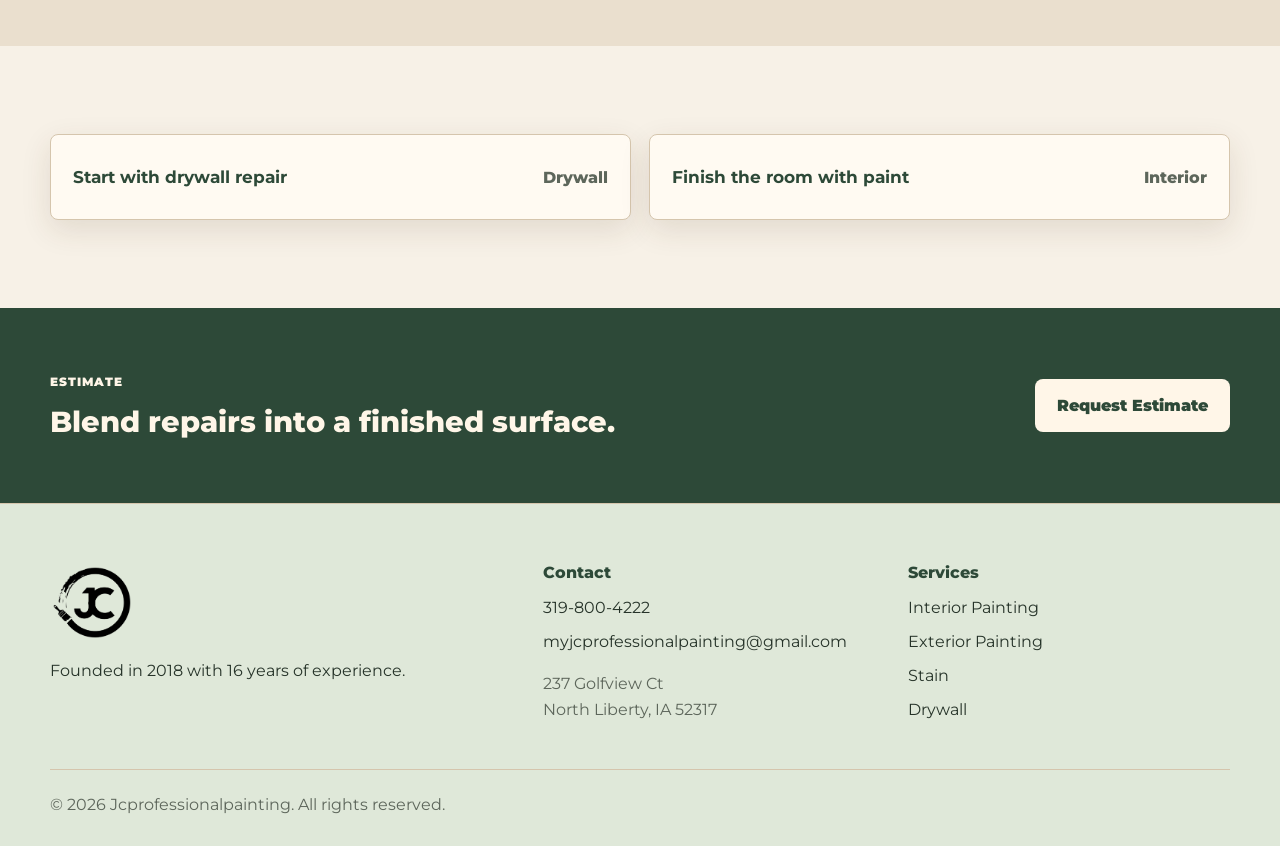
<file: texture.html>
﻿<!doctype html>
<html lang="en">
<head>
  <meta charset="utf-8">
  <meta name="viewport" content="width=device-width, initial-scale=1">
  <title>Wall and Ceiling Texture in North Liberty, IA | Jcprofessionalpainting</title>
  <meta name="description" content="Wall and ceiling texture matching, repair blending, and finish preparation in North Liberty, IA.">
  <meta name="robots" content="index, follow">
  <meta name="theme-color" content="#2d4938">
  <link rel="icon" type="image/png" href="assets/img/favicon.png">
  <link rel="apple-touch-icon" href="assets/img/apple-touch-icon.png">
  <link rel="canonical" href="texture.html">
  <meta property="og:locale" content="en_US">
  <meta property="og:type" content="website">
  <meta property="og:site_name" content="Jcprofessionalpainting">
  <meta property="og:title" content="Wall and Ceiling Texture in North Liberty, IA | Jcprofessionalpainting">
  <meta property="og:description" content="Wall and ceiling texture matching, repair blending, and finish preparation in North Liberty, IA.">
  <meta property="og:url" content="texture.html">
  <meta property="og:image" content="assets/img/IMG-20260622-WA0112.jpg">
  <meta name="twitter:card" content="summary_large_image">
  <meta name="twitter:title" content="Wall and Ceiling Texture in North Liberty, IA | Jcprofessionalpainting">
  <meta name="twitter:description" content="Wall and ceiling texture matching, repair blending, and finish preparation in North Liberty, IA.">
  <meta name="twitter:image" content="assets/img/IMG-20260622-WA0112.jpg">
  <link rel="preconnect" href="https://fonts.googleapis.com">
  <link rel="preconnect" href="https://fonts.gstatic.com" crossorigin>
  <link href="https://fonts.googleapis.com/css2?family=Montserrat:wght@400;600;700;800;900&display=swap" rel="stylesheet">
  <link rel="stylesheet" href="assets/css/styles.css">
  <script type="application/ld+json">
  {
    "@context": "https://schema.org",
    "@type": "Service",
    "name": "Wall and Ceiling Texture",
    "serviceType": "Wall and ceiling texture",
    "description": "Wall and ceiling texture matching, repair blending, and finish preparation in North Liberty, IA.",
    "areaServed": {
      "@type": "City",
      "name": "North Liberty, IA"
    },
    "provider": {
      "@type": "HousePainter",
      "name": "Jcprofessionalpainting",
      "telephone": "+1-319-800-4222",
      "email": "myjcprofessionalpainting@gmail.com",
      "address": {
        "@type": "PostalAddress",
        "streetAddress": "237 Golfview Ct",
        "addressLocality": "North Liberty",
        "addressRegion": "IA",
        "postalCode": "52317",
        "addressCountry": "US"
      }
    }
  }
  </script></head>
<body>
  <a class="skip-link" href="#main">Skip to content</a>
  <header class="site-header"><nav class="nav container" aria-label="Primary navigation"><a class="brand" href="index.html"><img src="assets/img/logo_jc_transparente_hd.png" alt="Jcprofessionalpainting logo"><span>Jcprofessionalpainting</span></a><button class="nav-toggle" type="button" aria-controls="primary-menu" aria-expanded="false"><span></span><span></span><span></span><span class="sr-only">Open menu</span></button><div class="nav-menu" id="primary-menu"><a href="index.html">Home</a><div class="nav-item has-submenu">
          <a class="active" href="services.html">Services</a>
          <div class="submenu" aria-label="Services submenu">
            <a href="interior-painting.html">Interior Painting</a>
            <a href="exterior-painting.html">Exterior Painting</a>
            <a href="stain.html">Stain</a>
            <a href="drywall.html">Drywall</a>
            <a href="texture.html">Texture</a>
          </div>
        </div><a href="gallery.html">Gallery</a><a href="about.html">About</a><a href="contact.html">Contact</a></div><a class="nav-call" href="tel:3198004222">319-800-4222</a></nav></header>
  <main id="main">
    <section class="page-hero"><div class="container page-hero-grid"><div><p class="eyebrow">Texture</p><h1>Wall and ceiling texture that blends into the room.</h1><p>Texture work helps repaired areas match the surrounding surface and gives walls or ceilings a consistent finish before paint.</p></div><img src="assets/img/IMG-20260622-WA0112.jpg" alt="Interior wall and finish preparation"></div></section>
    <section class="section"><div class="container service-detail"><div><h2>Texture matching and finish prep</h2><p>We prepare repaired areas and apply texture to match nearby surfaces as closely as possible. Texture work can be paired with drywall and painting for a complete finish.</p><p>The goal is a clean transition from repair to painted surface.</p></div><ul class="detail-list"><li>Wall texture repair</li><li>Ceiling texture work</li><li>Texture matching</li><li>Paint-ready finishing</li></ul></div></section>
    <section class="section section-muted"><div class="container"><div class="section-heading"><p class="eyebrow">Texture detail</p><h2>Blending repairs into the surrounding surface.</h2></div><div class="content-grid"><article class="content-card"><h3>Match existing areas</h3><p>Texture is selected and applied to blend repaired areas with the nearby wall or ceiling.</p></article><article class="content-card"><h3>Repair pairing</h3><p>Texture work often follows drywall patching, sanding, or ceiling repair preparation.</p></article><article class="content-card"><h3>Ready for paint</h3><p>Once dry and prepared, textured surfaces can be primed and painted for a consistent final look.</p></article></div></div></section>
    <section class="section"><div class="container related-grid"><a class="related-link" href="drywall.html"><strong>Start with drywall repair</strong><span>Drywall</span></a><a class="related-link" href="interior-painting.html"><strong>Finish the room with paint</strong><span>Interior</span></a></div></section>
    <section class="cta-band"><div class="container cta-content"><div><p class="eyebrow">Estimate</p><h2>Blend repairs into a finished surface.</h2></div><a class="btn btn-light" href="contact.html">Request Estimate</a></div></section>
  </main>
  <footer class="site-footer"><div class="container footer-grid"><div><img class="footer-logo" src="assets/img/logo_jc_transparente_hd.png" alt="Jcprofessionalpainting logo"><p>Founded in 2018 with 16 years of experience.</p></div><div><h2>Contact</h2><a href="tel:3198004222">319-800-4222</a><a href="mailto:myjcprofessionalpainting@gmail.com">myjcprofessionalpainting@gmail.com</a><address>237 Golfview Ct<br>North Liberty, IA 52317</address></div><div><h2>Services</h2><a href="interior-painting.html">Interior Painting</a><a href="exterior-painting.html">Exterior Painting</a><a href="stain.html">Stain</a><a href="drywall.html">Drywall</a></div></div><div class="container footer-bottom"><span>&copy; 2026 Jcprofessionalpainting. All rights reserved.</span></div></footer>
  <script src="assets/js/main.js"></script>
</body>
</html>
</file>
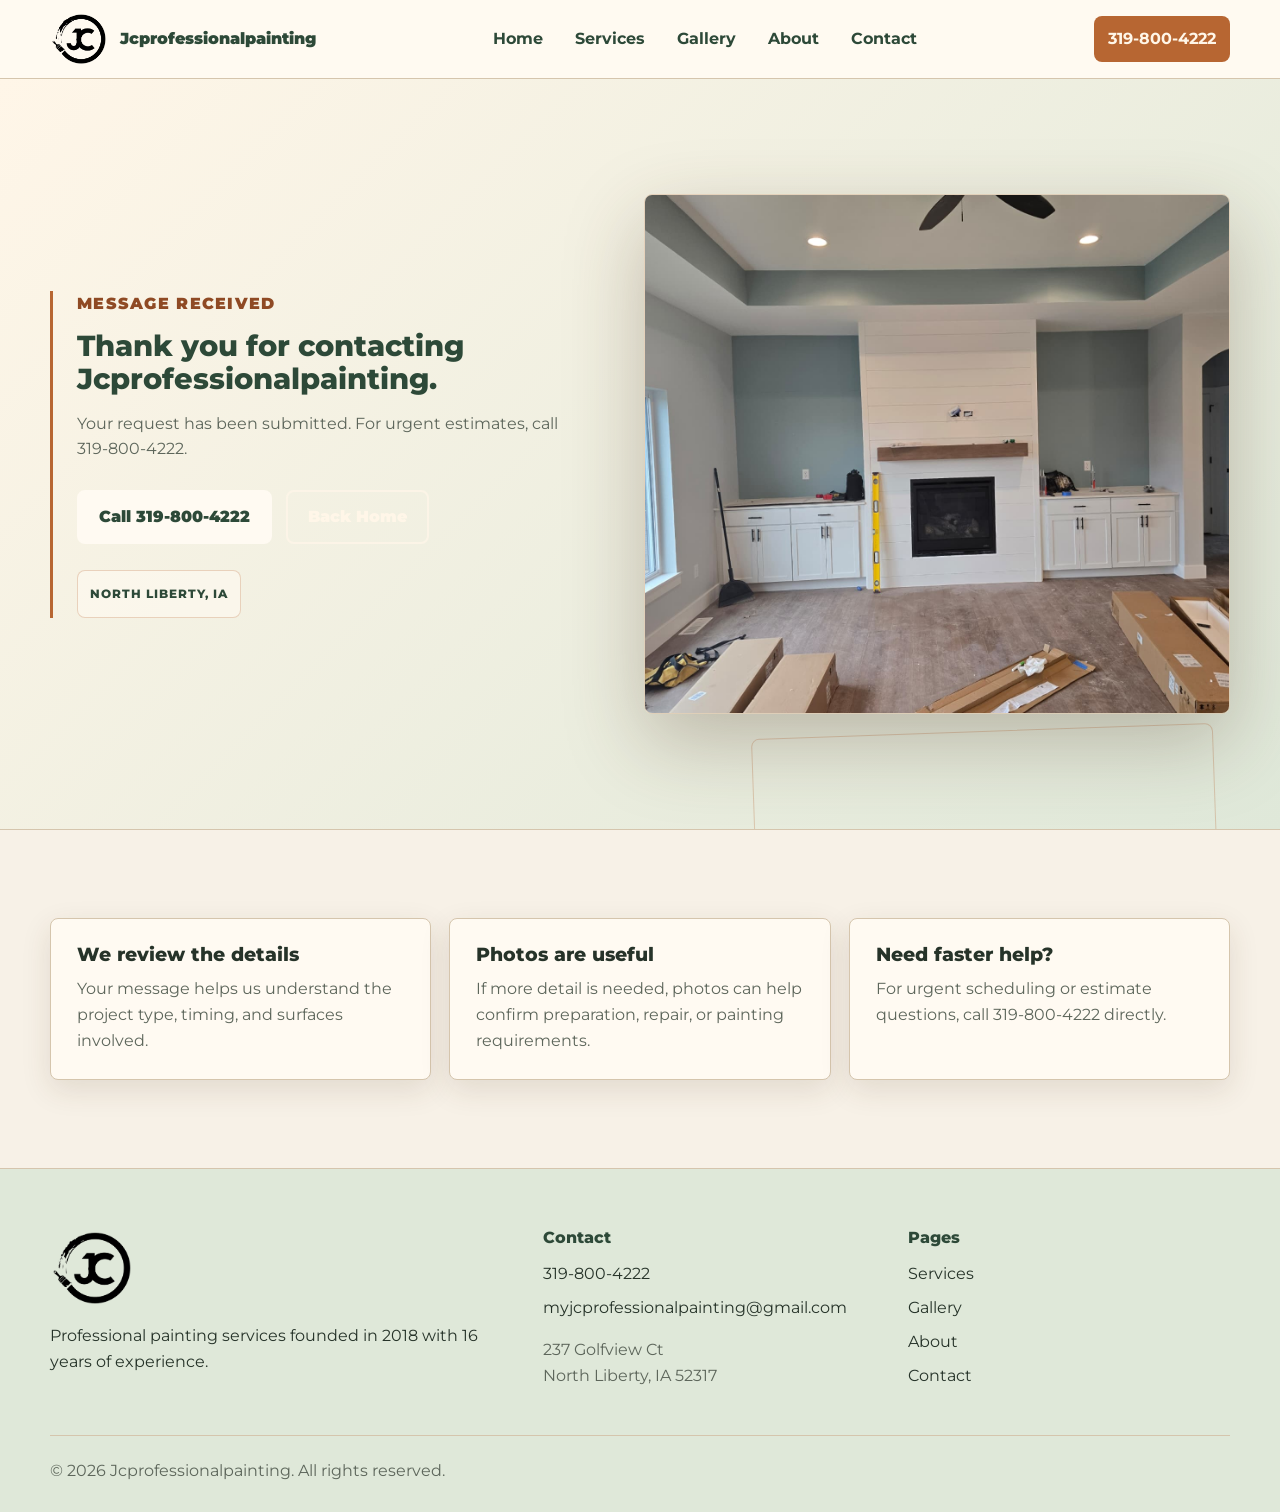
<file: thanks.html>
﻿<!doctype html>
<html lang="en">
<head>
  <meta charset="utf-8">
  <meta name="viewport" content="width=device-width, initial-scale=1">
  <title>Thank You | Jcprofessionalpainting</title>
  <meta name="description" content="Thank you for contacting Jcprofessionalpainting.">
  <meta name="robots" content="noindex, nofollow">
  <meta name="theme-color" content="#2d4938">
  <link rel="icon" type="image/png" href="assets/img/favicon.png">
  <link rel="apple-touch-icon" href="assets/img/apple-touch-icon.png">
  <link rel="canonical" href="thanks.html">
  <meta property="og:locale" content="en_US">
  <meta property="og:type" content="website">
  <meta property="og:site_name" content="Jcprofessionalpainting">
  <meta property="og:title" content="Thank You | Jcprofessionalpainting">
  <meta property="og:description" content="Thank you for contacting Jcprofessionalpainting.">
  <meta property="og:url" content="thanks.html">
  <meta property="og:image" content="assets/img/IMG-20260622-WA0102.jpg">
  <meta name="twitter:card" content="summary_large_image">
  <meta name="twitter:title" content="Thank You | Jcprofessionalpainting">
  <meta name="twitter:description" content="Thank you for contacting Jcprofessionalpainting.">
  <meta name="twitter:image" content="assets/img/IMG-20260622-WA0102.jpg">
  <link rel="preconnect" href="https://fonts.googleapis.com">
  <link rel="preconnect" href="https://fonts.gstatic.com" crossorigin>
  <link href="https://fonts.googleapis.com/css2?family=Montserrat:wght@400;600;700;800;900&display=swap" rel="stylesheet">
  <link rel="stylesheet" href="assets/css/styles.css">
</head>
<body>
  <a class="skip-link" href="#main">Skip to content</a>
  <header class="site-header">
    <nav class="nav container" aria-label="Primary navigation">
      <a class="brand" href="index.html"><img src="assets/img/logo_jc_transparente_hd.png" alt="Jcprofessionalpainting logo"><span>Jcprofessionalpainting</span></a>
      <button class="nav-toggle" type="button" aria-controls="primary-menu" aria-expanded="false"><span></span><span></span><span></span><span class="sr-only">Open menu</span></button>
      <div class="nav-menu" id="primary-menu">
        <a href="index.html">Home</a>
        <div class="nav-item has-submenu">
          <a href="services.html">Services</a>
          <div class="submenu" aria-label="Services submenu">
            <a href="interior-painting.html">Interior Painting</a>
            <a href="exterior-painting.html">Exterior Painting</a>
            <a href="stain.html">Stain</a>
            <a href="drywall.html">Drywall</a>
            <a href="texture.html">Texture</a>
          </div>
        </div>
        <a href="gallery.html">Gallery</a>
        <a href="about.html">About</a>
        <a href="contact.html">Contact</a>
      </div>
      <a class="nav-call" href="tel:3198004222">319-800-4222</a>
    </nav>
  </header>
  <main id="main">
    <section class="page-hero">
      <div class="container page-hero-grid">
        <div>
          <p class="eyebrow">Message received</p>
          <h1>Thank you for contacting Jcprofessionalpainting.</h1>
          <p>Your request has been submitted. For urgent estimates, call 319-800-4222.</p>
          <div class="hero-actions">
            <a class="btn btn-secondary" href="tel:3198004222">Call 319-800-4222</a>
            <a class="btn btn-outline-light" href="index.html">Back Home</a>
          </div>
        </div>
        <img src="assets/img/IMG-20260622-WA0102.jpg" alt="Interior painting project by Jcprofessionalpainting">
      </div>
    </section>

    <section class="section">
      <div class="container">
        <div class="content-grid">
          <article class="content-card">
            <h3>We review the details</h3>
            <p>Your message helps us understand the project type, timing, and surfaces involved.</p>
          </article>
          <article class="content-card">
            <h3>Photos are useful</h3>
            <p>If more detail is needed, photos can help confirm preparation, repair, or painting requirements.</p>
          </article>
          <article class="content-card">
            <h3>Need faster help?</h3>
            <p>For urgent scheduling or estimate questions, call 319-800-4222 directly.</p>
          </article>
        </div>
      </div>
    </section>
  </main>
  <footer class="site-footer">
    <div class="container footer-grid">
      <div><img class="footer-logo" src="assets/img/logo_jc_transparente_hd.png" alt="Jcprofessionalpainting logo"><p>Professional painting services founded in 2018 with 16 years of experience.</p></div>
      <div><h2>Contact</h2><a href="tel:3198004222">319-800-4222</a><a href="mailto:myjcprofessionalpainting@gmail.com">myjcprofessionalpainting@gmail.com</a><address>237 Golfview Ct<br>North Liberty, IA 52317</address></div>
      <div><h2>Pages</h2><a href="services.html">Services</a><a href="gallery.html">Gallery</a><a href="about.html">About</a><a href="contact.html">Contact</a></div>
    </div>
    <div class="container footer-bottom"><span>&copy; 2026 Jcprofessionalpainting. All rights reserved.</span></div>
  </footer>
  <script src="assets/js/main.js"></script>
</body>
</html>
</file>
<file: assets/css/styles.css>
:root {
  --color-primary: #2d4938;
  --color-primary-2: #3f654f;
  --color-accent: #b76632;
  --color-accent-dark: #8f4a24;
  --color-background: #f7f1e7;
  --color-surface: #fffaf2;
  --color-muted: #eadfce;
  --color-border: #d5c5ad;
  --color-text: #263329;
  --color-text-soft: #5d665b;
  --color-cream: #fff6e8;
  --color-sage: #dfe8d9;
  --shadow-sm: 0 10px 30px rgba(71, 48, 28, .12);
  --shadow-md: 0 24px 60px rgba(71, 48, 28, .22);
  --radius: 8px;
  --container: 1180px;
}

* {
  box-sizing: border-box;
}

html {
  scroll-behavior: smooth;
}

body {
  margin: 0;
  font-family: "Montserrat", Arial, sans-serif;
  color: var(--color-text);
  background: var(--color-background);
  line-height: 1.6;
}

img,
video {
  display: block;
  max-width: 100%;
}

a {
  color: inherit;
}

button,
input,
select,
textarea {
  font: inherit;
}

:focus-visible {
  outline: 3px solid var(--color-accent);
  outline-offset: 3px;
}

.skip-link {
  position: absolute;
  left: 16px;
  top: -100px;
  z-index: 1000;
  padding: 10px 14px;
  background: var(--color-primary);
  color: var(--color-cream);
}

.skip-link:focus {
  top: 12px;
}

.sr-only {
  position: absolute;
  width: 1px;
  height: 1px;
  overflow: hidden;
  clip: rect(0, 0, 0, 0);
}

.container {
  width: min(100% - 40px, var(--container));
  margin: 0 auto;
}

.site-header {
  position: sticky;
  top: 0;
  z-index: 100;
  background: rgba(255, 250, 242, .94);
  border-bottom: 1px solid var(--color-border);
  backdrop-filter: blur(12px);
}

.nav {
  min-height: 78px;
  display: flex;
  align-items: center;
  justify-content: space-between;
  gap: 24px;
}

.brand {
  display: flex;
  align-items: center;
  gap: 12px;
  text-decoration: none;
  font-weight: 900;
  color: var(--color-primary);
}

.brand img {
  width: 58px;
  height: 54px;
  object-fit: contain;
}

.brand span {
  max-width: 230px;
  line-height: 1.05;
}

.nav-menu {
  display: flex;
  align-items: center;
  gap: 4px;
}

.nav-item {
  position: relative;
}

.nav-menu a,
.nav-call {
  min-height: 44px;
  display: inline-flex;
  align-items: center;
  padding: 10px 14px;
  border-radius: var(--radius);
  text-decoration: none;
  font-weight: 700;
  color: var(--color-primary);
  transition: background .2s ease, color .2s ease;
}

.nav-menu a:hover,
.nav-menu a.active {
  background: var(--color-muted);
}

.submenu {
  position: absolute;
  left: 0;
  top: 100%;
  z-index: 120;
  display: grid;
  min-width: 230px;
  padding: 10px;
  background: var(--color-surface);
  border: 1px solid var(--color-border);
  border-radius: var(--radius);
  box-shadow: var(--shadow-md);
  opacity: 0;
  pointer-events: none;
  transform: translateY(8px);
  transition: opacity .2s ease, transform .2s ease;
}

.has-submenu:hover .submenu,
.has-submenu:focus-within .submenu {
  opacity: 1;
  pointer-events: auto;
  transform: translateY(0);
}

.submenu a {
  width: 100%;
  justify-content: flex-start;
  white-space: nowrap;
}

.nav-call {
  color: var(--color-cream);
  background: var(--color-accent);
}

.nav-call:hover {
  background: var(--color-accent-dark);
}

.nav-toggle {
  display: none;
  width: 48px;
  height: 48px;
  border: 1px solid var(--color-border);
  border-radius: var(--radius);
  background: var(--color-surface);
  cursor: pointer;
}

.nav-toggle span:not(.sr-only) {
  display: block;
  width: 22px;
  height: 2px;
  margin: 5px auto;
  background: var(--color-primary);
}

.hero {
  position: relative;
  min-height: 690px;
  display: grid;
  align-items: center;
  overflow: hidden;
  color: var(--color-text);
}

.hero-media,
.hero-overlay {
  position: absolute;
  inset: 0;
}

.hero-media img {
  width: 100%;
  height: 100%;
  object-fit: cover;
  object-position: center;
}

.hero-overlay {
  background: linear-gradient(90deg, rgba(247, 241, 231, .96), rgba(247, 241, 231, .82) 48%, rgba(247, 241, 231, .22));
}

.hero-content {
  position: relative;
  z-index: 1;
  padding: 88px 0 118px;
}

.hero h1,
.page-hero h1,
h2,
h3 {
  font-family: "Montserrat", Arial, sans-serif;
  line-height: 1.12;
  letter-spacing: 0;
  font-weight: 800;
}

.hero h1 {
  max-width: 760px;
  margin: 0;
  font-size: clamp(2rem, 4vw, 3.6rem);
}

.hero-copy {
  max-width: 610px;
  margin: 24px 0 0;
  font-size: 1.08rem;
  color: var(--color-text-soft);
}

.eyebrow {
  margin: 0 0 14px;
  color: var(--color-primary);
  font-weight: 900;
  text-transform: uppercase;
  letter-spacing: .08em;
  font-size: .78rem;
}

.hero .eyebrow {
  color: var(--color-accent-dark);
}

.cta-band .eyebrow {
  color: var(--color-cream);
}

.hero-actions,
.cta-actions,
.center-action {
  display: flex;
  flex-wrap: wrap;
  gap: 14px;
  margin-top: 32px;
}

.center-action {
  justify-content: center;
}

.btn {
  min-height: 48px;
  display: inline-flex;
  align-items: center;
  justify-content: center;
  padding: 12px 20px;
  border: 2px solid transparent;
  border-radius: var(--radius);
  text-decoration: none;
  font-weight: 900;
  cursor: pointer;
  transition: transform .2s ease, background .2s ease, border-color .2s ease;
}

.btn:hover {
  transform: translateY(-1px);
}

.btn-primary {
  background: var(--color-accent);
  color: var(--color-cream);
}

.btn-primary:hover {
  background: var(--color-accent-dark);
}

.btn-secondary {
  background: var(--color-surface);
  color: var(--color-primary);
  border-color: var(--color-surface);
}

.btn-secondary:hover {
  background: var(--color-muted);
  border-color: var(--color-muted);
}

.btn-light {
  background: var(--color-cream);
  color: var(--color-primary);
}

.btn-outline-light {
  border-color: rgba(255, 246, 232, .75);
  color: var(--color-cream);
}

.section {
  padding: 88px 0;
}

.section-muted {
  background: var(--color-muted);
}

.trust-strip {
  padding: 0;
  background: var(--color-primary);
  color: var(--color-cream);
}

.stats {
  display: grid;
  grid-template-columns: repeat(3, 1fr);
  gap: 1px;
  background: rgba(255, 246, 232, .22);
}

.stats div {
  padding: 28px;
  background: var(--color-primary);
}

.stats strong {
  display: block;
  font-size: 1.6rem;
  line-height: 1;
}

.stats span {
  color: rgba(255, 246, 232, .82);
}

.split,
.page-hero-grid,
.contact-grid,
.home-contact-grid {
  display: grid;
  grid-template-columns: minmax(0, .85fr) minmax(0, 1.15fr);
  gap: 56px;
  align-items: center;
}

.page-hero-grid {
  position: relative;
  z-index: 1;
  grid-template-columns: minmax(0, .95fr) minmax(320px, 1.05fr);
  gap: clamp(32px, 5vw, 76px);
}

.split h2,
.section-heading h2,
.cta-content h2,
.page-hero h1 {
  margin: 0;
  font-size: clamp(1.45rem, 2.25vw, 2.35rem);
}

.split p,
.page-hero p,
.section-heading p {
  color: var(--color-text-soft);
  font-size: 1rem;
}

.feature-grid {
  display: grid;
  grid-template-columns: repeat(2, minmax(0, 1fr));
  gap: 18px;
}

.feature,
.service-card,
.values article,
.contact-panel,
.quote-form,
.steps div,
.timeline div {
  background: var(--color-surface);
  border: 1px solid var(--color-border);
  border-radius: var(--radius);
  box-shadow: var(--shadow-sm);
}

.feature {
  padding: 26px;
}

.feature h3,
.service-card h2,
.values h3,
.steps h3,
.contact-panel h2 {
  margin: 0 0 10px;
  color: var(--color-primary);
}

.feature p,
.service-card p,
.values p,
.steps p,
.timeline p,
.contact-note p {
  margin: 0;
  color: var(--color-text-soft);
}

.text-link {
  display: inline-flex;
  margin-top: 20px;
  color: var(--color-accent);
  font-weight: 900;
  text-decoration-thickness: 2px;
  text-underline-offset: 4px;
}

.section-heading {
  max-width: 760px;
  margin-bottom: 34px;
}

.work-preview {
  display: grid;
  grid-template-columns: 1.1fr .9fr 1fr;
  gap: 18px;
}

.work-preview img {
  width: 100%;
  height: 390px;
  object-fit: cover;
  border-radius: var(--radius);
  box-shadow: var(--shadow-sm);
}

.about-home {
  background: var(--color-background);
}

.about-home .btn {
  margin-top: 18px;
}

.about-home-media {
  position: relative;
}

.about-home-media img {
  width: 100%;
  height: 520px;
  object-fit: cover;
  border-radius: var(--radius);
  box-shadow: var(--shadow-md);
}

.about-home-card {
  position: absolute;
  left: 24px;
  bottom: 24px;
  width: min(280px, calc(100% - 48px));
  padding: 22px;
  background: var(--color-surface);
  border: 1px solid var(--color-border);
  border-radius: var(--radius);
  box-shadow: var(--shadow-md);
}

.about-home-card strong {
  display: block;
  font-size: 1.7rem;
  line-height: 1;
  font-weight: 800;
}

.about-home-card span {
  display: block;
  margin-top: 8px;
  color: var(--color-text-soft);
  font-weight: 800;
}

.cta-band {
  padding: 64px 0;
  background: var(--color-primary);
  color: var(--color-cream);
}

.cta-content {
  display: flex;
  align-items: center;
  justify-content: space-between;
  gap: 32px;
}

.cta-content h2 {
  max-width: 690px;
}

.site-footer {
  padding: 60px 0 28px;
  background: var(--color-sage);
  color: var(--color-text);
  border-top: 1px solid var(--color-border);
}

.footer-grid {
  display: grid;
  grid-template-columns: 1.4fr 1fr 1fr;
  gap: 42px;
}

.footer-logo {
  width: 84px;
  height: 78px;
  object-fit: contain;
  margin-bottom: 12px;
}

.site-footer h2 {
  margin: 0 0 14px;
  font-family: "Montserrat", Arial, sans-serif;
  font-size: 1rem;
  color: var(--color-primary);
}

.site-footer a {
  display: block;
  width: fit-content;
  min-height: 34px;
  color: var(--color-text);
  text-decoration: none;
}

.site-footer address {
  margin-top: 8px;
  font-style: normal;
  color: var(--color-text-soft);
}

.site-footer a:hover {
  color: var(--color-accent-dark);
  text-decoration: underline;
}

.footer-bottom {
  margin-top: 38px;
  padding-top: 22px;
  border-top: 1px solid var(--color-border);
  color: var(--color-text-soft);
}

.page-hero {
  position: relative;
  overflow: hidden;
  min-height: 540px;
  display: grid;
  align-items: center;
  padding: clamp(72px, 9vw, 124px) 0;
  background: linear-gradient(135deg, var(--color-cream), var(--color-sage));
  color: var(--color-text);
  border-bottom: 1px solid var(--color-border);
}

.page-hero::before {
  display: none;
}

.page-hero::after {
  content: "";
  position: absolute;
  right: max(20px, 5vw);
  bottom: -84px;
  width: min(460px, 42vw);
  height: 180px;
  border: 1px solid rgba(183, 102, 50, .28);
  border-radius: var(--radius);
  transform: rotate(-2deg);
}

.page-hero .eyebrow {
  color: var(--color-accent-dark);
}

.page-hero h1 {
  max-width: 780px;
  color: var(--color-primary);
}

.page-hero p {
  max-width: 640px;
  color: var(--color-text-soft);
}

.page-hero .hero-actions {
  margin-top: 28px;
}

.page-hero img {
  width: 100%;
  height: clamp(360px, 42vw, 520px);
  object-fit: cover;
  border: 1px solid rgba(183, 102, 50, .22);
  border-radius: var(--radius);
  box-shadow: 0 28px 80px rgba(71, 48, 28, .28);
}

.page-hero-grid > div {
  position: relative;
  padding-left: 24px;
  border-left: 3px solid var(--color-accent);
}

.page-hero-grid > div::after {
  content: "North Liberty, IA";
  display: inline-flex;
  min-height: 34px;
  align-items: center;
  margin-top: 26px;
  padding: 6px 12px;
  border: 1px solid rgba(183, 102, 50, .26);
  border-radius: var(--radius);
  color: var(--color-primary);
  background: rgba(255, 250, 242, .58);
  font-size: .78rem;
  font-weight: 800;
  text-transform: uppercase;
  letter-spacing: .08em;
}

.narrow {
  max-width: 860px;
}

.service-list {
  display: grid;
  grid-template-columns: repeat(2, minmax(0, 1fr));
  gap: 22px;
}

.service-card {
  padding: 30px;
}

.service-card-image {
  width: 100%;
  aspect-ratio: 16 / 10;
  height: auto;
  margin-bottom: 22px;
  object-fit: cover;
  border: 1px solid var(--color-border);
  border-radius: var(--radius);
  background: var(--color-muted);
}

.service-card span {
  display: inline-flex;
  margin-bottom: 18px;
  color: var(--color-accent);
  font-weight: 900;
}

.service-card ul {
  margin: 20px 0 0;
  padding-left: 20px;
  color: var(--color-primary);
}

.card-link {
  display: inline-flex;
  min-height: 44px;
  align-items: center;
  margin-top: 18px;
  color: var(--color-primary);
  font-weight: 900;
  text-decoration-thickness: 2px;
  text-underline-offset: 5px;
}

.service-detail {
  display: grid;
  grid-template-columns: minmax(0, 1fr) minmax(280px, .62fr);
  gap: 44px;
  align-items: start;
}

.service-detail h2 {
  margin: 0 0 18px;
  font-size: clamp(1.45rem, 2.2vw, 2.3rem);
}

.service-detail p {
  color: var(--color-text-soft);
  font-size: 1rem;
}

.detail-list {
  margin: 0;
  padding: 28px 28px 28px 48px;
  background: var(--color-surface);
  border: 1px solid var(--color-border);
  border-radius: var(--radius);
  box-shadow: var(--shadow-sm);
}

.detail-list li {
  margin-bottom: 12px;
  font-weight: 800;
}

.detail-list li:last-child {
  margin-bottom: 0;
}

.content-grid {
  display: grid;
  grid-template-columns: repeat(3, minmax(0, 1fr));
  gap: 18px;
}

.content-card,
.faq-item,
.service-note {
  padding: 26px;
  background: var(--color-surface);
  border: 1px solid var(--color-border);
  border-radius: var(--radius);
  box-shadow: var(--shadow-sm);
}

.content-card h2,
.content-card h3,
.faq-item h3,
.service-note h2 {
  margin: 0 0 10px;
}

.content-card p,
.faq-item p,
.service-note p {
  margin: 0;
  color: var(--color-text-soft);
}

.content-card ul,
.service-note ul {
  margin: 14px 0 0;
  padding-left: 20px;
}

.content-card li,
.service-note li {
  margin-bottom: 8px;
}

.info-band {
  padding: 42px;
  background: var(--color-primary);
  color: var(--color-cream);
  border-radius: var(--radius);
}

.info-band h2,
.info-band p {
  max-width: 860px;
}

.info-band h2 {
  margin: 0 0 14px;
}

.info-band p {
  margin: 0;
  color: rgba(255, 246, 232, .82);
}

.faq-grid,
.related-grid {
  display: grid;
  grid-template-columns: repeat(2, minmax(0, 1fr));
  gap: 18px;
}

.related-link {
  display: flex;
  min-height: 86px;
  align-items: center;
  justify-content: space-between;
  gap: 18px;
  padding: 22px;
  border: 1px solid var(--color-border);
  border-radius: var(--radius);
  color: var(--color-primary);
  background: var(--color-surface);
  text-decoration: none;
  box-shadow: var(--shadow-sm);
}

.related-link strong {
  font-size: 1.05rem;
}

.related-link span {
  color: var(--color-text-soft);
  font-weight: 800;
}

.related-link:hover {
  border-color: var(--color-primary);
}

.steps,
.timeline {
  display: grid;
  grid-template-columns: repeat(4, minmax(0, 1fr));
  gap: 18px;
}

.steps div,
.timeline div {
  padding: 24px;
}

.steps strong,
.timeline span {
  display: inline-flex;
  min-width: 42px;
  min-height: 42px;
  align-items: center;
  justify-content: center;
  margin-bottom: 14px;
  border-radius: 50%;
  background: var(--color-accent);
  color: var(--color-cream);
  font-weight: 900;
}

.gallery-intro {
  text-align: left;
}

.masonry {
  display: grid;
  grid-template-columns: repeat(4, minmax(0, 1fr));
  grid-auto-rows: 190px;
  gap: 14px;
}

.gallery-item {
  min-height: 44px;
  padding: 0;
  border: 0;
  border-radius: var(--radius);
  overflow: hidden;
  background: var(--color-muted);
  cursor: pointer;
  box-shadow: var(--shadow-sm);
}

.gallery-item.tall {
  grid-row: span 2;
}

.gallery-item img {
  width: 100%;
  height: 100%;
  object-fit: cover;
  transition: transform .25s ease;
}

.gallery-item:hover img {
  transform: scale(1.035);
}

.video-grid {
  display: grid;
  grid-template-columns: repeat(3, minmax(0, 1fr));
  gap: 18px;
}

.video-grid video {
  width: 100%;
  aspect-ratio: 4 / 5;
  object-fit: cover;
  border-radius: var(--radius);
  background: var(--color-primary);
  box-shadow: var(--shadow-sm);
}

.lightbox {
  position: fixed;
  inset: 0;
  z-index: 500;
  display: grid;
  place-items: center;
  padding: 24px;
  background: rgba(0, 0, 0, .88);
}

.lightbox[hidden] {
  display: none;
}

.lightbox img {
  max-height: 86vh;
  border-radius: var(--radius);
  box-shadow: var(--shadow-md);
}

.lightbox-close {
  position: absolute;
  top: 20px;
  right: 20px;
  width: 48px;
  height: 48px;
  border: 1px solid rgba(255, 255, 255, .45);
  border-radius: var(--radius);
  background: rgba(255, 255, 255, .12);
  color: #fff;
  font-size: 2rem;
  cursor: pointer;
}

.about-split {
  align-items: start;
}

.values {
  display: grid;
  gap: 16px;
}

.values article {
  padding: 24px;
}

.timeline {
  grid-template-columns: repeat(3, minmax(0, 1fr));
}

.contact-grid {
  align-items: start;
}

.home-contact-grid {
  align-items: start;
}

.home-contact-grid > div > p:not(.eyebrow) {
  color: var(--color-text-soft);
  font-size: 1rem;
}

.map-card {
  margin-top: 28px;
  overflow: hidden;
  border: 1px solid var(--color-border);
  border-radius: var(--radius);
  box-shadow: var(--shadow-sm);
  background: var(--color-muted);
}

.map-card iframe {
  display: block;
  width: 100%;
  min-height: 360px;
  border: 0;
}

.contact-panel,
.quote-form {
  padding: 30px;
}

.contact-method {
  display: block;
  margin-top: 18px;
  padding: 18px;
  border: 1px solid var(--color-border);
  border-radius: var(--radius);
  text-decoration: none;
  background: #f7f7f7;
}

.contact-method span {
  display: block;
  color: var(--color-text-soft);
  font-weight: 700;
}

.contact-method strong {
  display: block;
  margin-top: 4px;
  color: var(--color-primary);
  overflow-wrap: anywhere;
}

div.contact-method {
  cursor: default;
}

.contact-note {
  margin-top: 28px;
  padding-top: 24px;
  border-top: 1px solid var(--color-border);
}

.quote-form {
  display: grid;
  grid-template-columns: repeat(2, minmax(0, 1fr));
  gap: 18px;
}

.form-row.full,
.quote-form button,
.form-status {
  grid-column: 1 / -1;
}

.form-row label {
  display: block;
  margin-bottom: 7px;
  color: var(--color-primary);
  font-weight: 900;
}

.form-row input,
.form-row select,
.form-row textarea {
  width: 100%;
  min-height: 48px;
  padding: 12px 13px;
  border: 1px solid var(--color-border);
  border-radius: var(--radius);
  background: var(--color-surface);
  color: var(--color-text);
}

.form-row textarea {
  resize: vertical;
}

.form-status {
  min-height: 24px;
  margin: 0;
  color: var(--color-text-soft);
}

.honeypot {
  position: absolute;
  left: -10000px;
  width: 1px;
  height: 1px;
  opacity: 0;
}

.animate-init {
  opacity: 0;
  transform: translateY(22px);
}

.animate-in {
  opacity: 1;
  transform: translateY(0);
  transition: opacity .45s ease, transform .45s ease;
}

.animate-delay-1 {
  transition-delay: .06s;
}

.animate-delay-2 {
  transition-delay: .12s;
}

.animate-delay-3 {
  transition-delay: .18s;
}

@media (max-width: 980px) {
  .nav {
    min-height: 70px;
  }

  .nav-toggle {
    display: block;
  }

  .nav-menu {
    position: absolute;
    left: 20px;
    right: 20px;
    top: 78px;
    display: none;
    flex-direction: column;
    align-items: stretch;
    padding: 12px;
    background: var(--color-surface);
    border: 1px solid var(--color-border);
    border-radius: var(--radius);
    box-shadow: var(--shadow-md);
  }

  .nav-menu.is-open {
    display: flex;
  }

  .nav-item {
    position: static;
  }

  .submenu {
    position: static;
    min-width: 0;
    margin: 0 0 4px 14px;
    padding: 4px 0 4px 12px;
    background: transparent;
    border: 0;
    border-left: 2px solid var(--color-border);
    border-radius: 0;
    box-shadow: none;
    opacity: 1;
    pointer-events: auto;
    transform: none;
  }

  .submenu a {
    min-height: 38px;
    padding: 8px 12px;
  }

  .nav-call {
    display: none;
  }

  .split,
  .page-hero-grid,
  .contact-grid,
  .home-contact-grid,
  .service-detail {
    grid-template-columns: 1fr;
  }

  .service-list,
  .feature-grid,
  .content-grid,
  .steps,
  .timeline,
  .footer-grid,
  .video-grid {
    grid-template-columns: repeat(2, minmax(0, 1fr));
  }

  .masonry {
    grid-template-columns: repeat(3, minmax(0, 1fr));
  }

  .cta-content {
    align-items: flex-start;
    flex-direction: column;
  }
}

@media (max-width: 680px) {
  .container {
    width: min(100% - 28px, var(--container));
  }

  .brand span {
    max-width: 160px;
    font-size: .94rem;
  }

  .brand img {
    width: 50px;
    height: 48px;
  }

  .hero {
    min-height: 620px;
  }

  .hero-overlay {
    background: linear-gradient(180deg, rgba(247, 241, 231, .9), rgba(247, 241, 231, .78));
  }

  .hero h1 {
    font-size: clamp(1.85rem, 9vw, 2.6rem);
  }

  .hero-copy {
    font-size: 1rem;
  }

  .section,
  .page-hero {
    min-height: auto;
    padding: 58px 0;
  }

  .stats,
  .service-list,
  .feature-grid,
  .content-grid,
  .faq-grid,
  .related-grid,
  .steps,
  .timeline,
  .footer-grid,
  .video-grid,
  .quote-form,
  .work-preview {
    grid-template-columns: 1fr;
  }

  .stats div {
    padding: 22px;
  }

  .masonry {
    grid-template-columns: repeat(2, minmax(0, 1fr));
    grid-auto-rows: 160px;
  }

  .page-hero img,
  .work-preview img,
  .about-home-media img {
    height: 300px;
  }

  .page-hero-grid > div {
    padding-left: 16px;
  }

  .page-hero::after {
    display: none;
  }

  .about-home-card {
    position: static;
    width: 100%;
    margin-top: 14px;
  }

  .footer-bottom {
    font-size: .9rem;
  }

  .info-band {
    padding: 28px;
  }
}

@media (prefers-reduced-motion: reduce) {
  *,
  *::before,
  *::after {
    scroll-behavior: auto !important;
    transition-duration: .01ms !important;
    animation-duration: .01ms !important;
    animation-iteration-count: 1 !important;
  }

  .animate-init,
  .animate-in {
    opacity: 1 !important;
    transform: none !important;
  }
}
</file>
